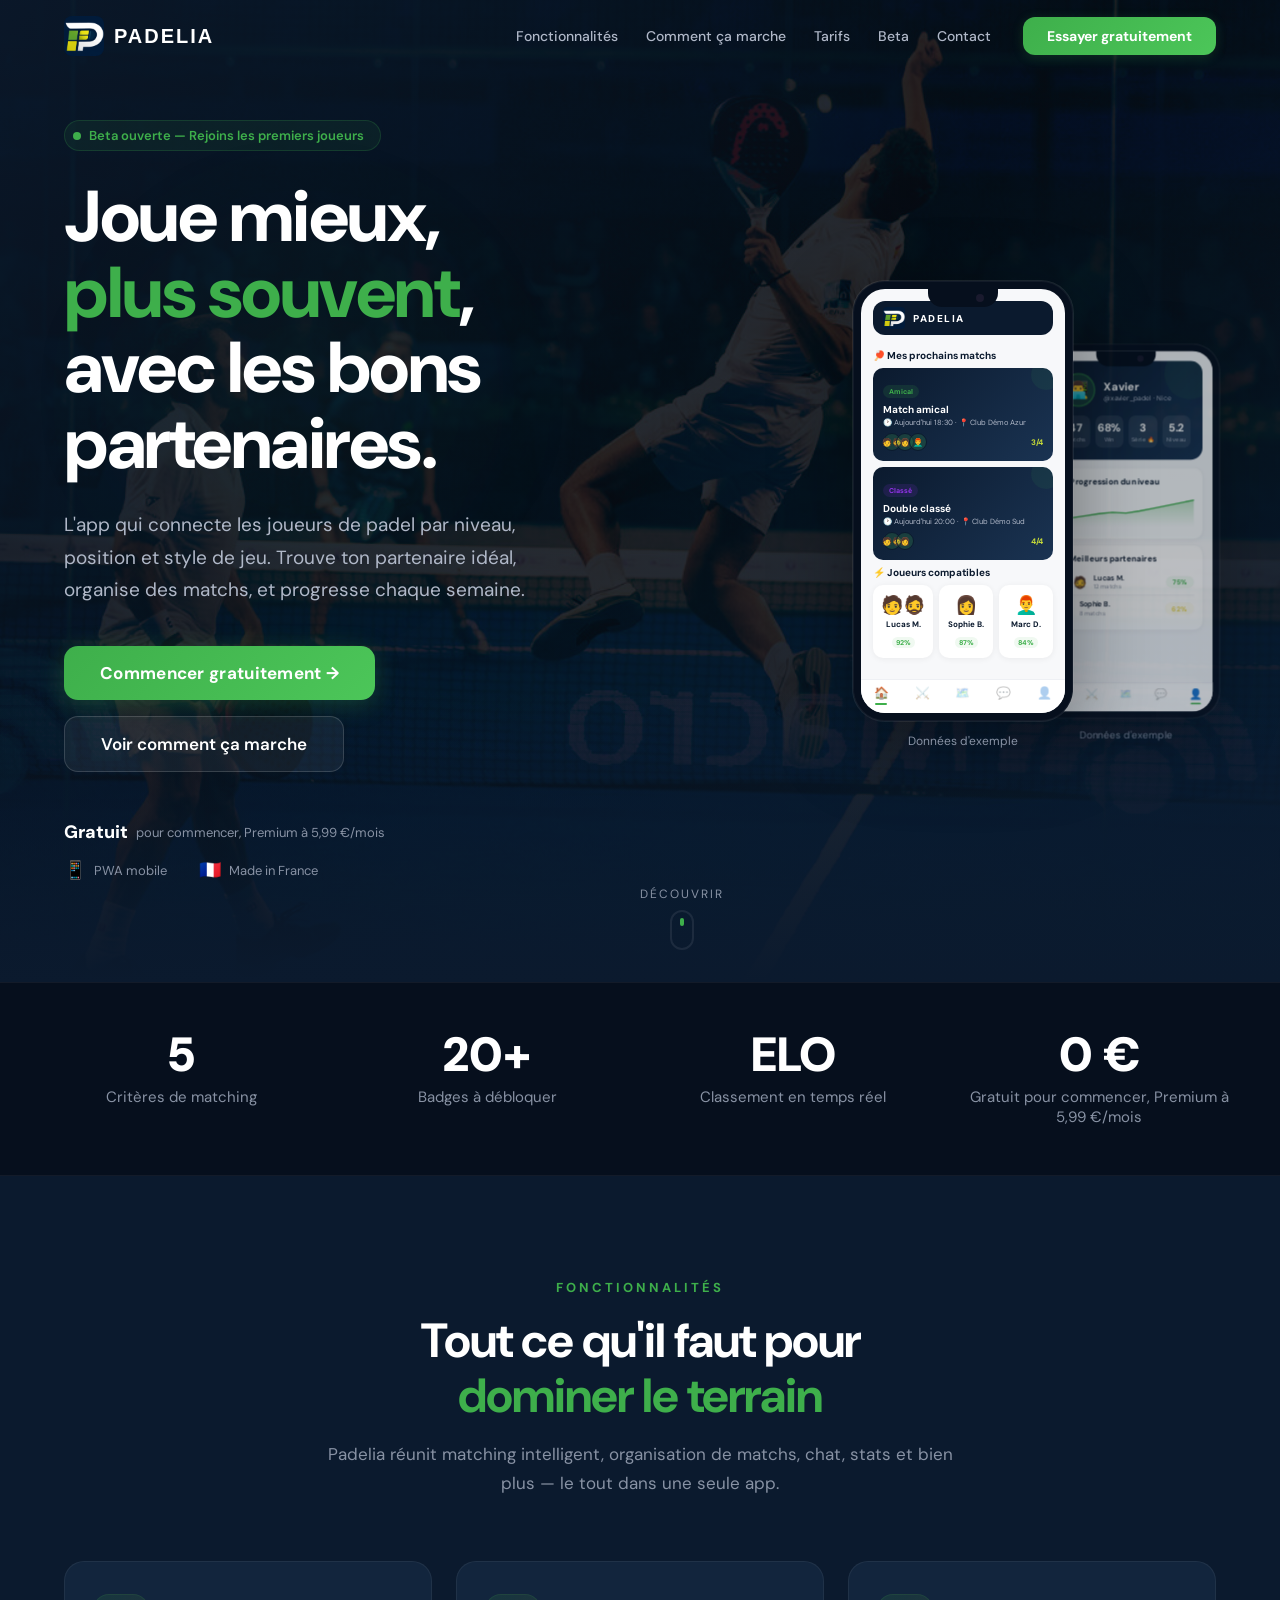
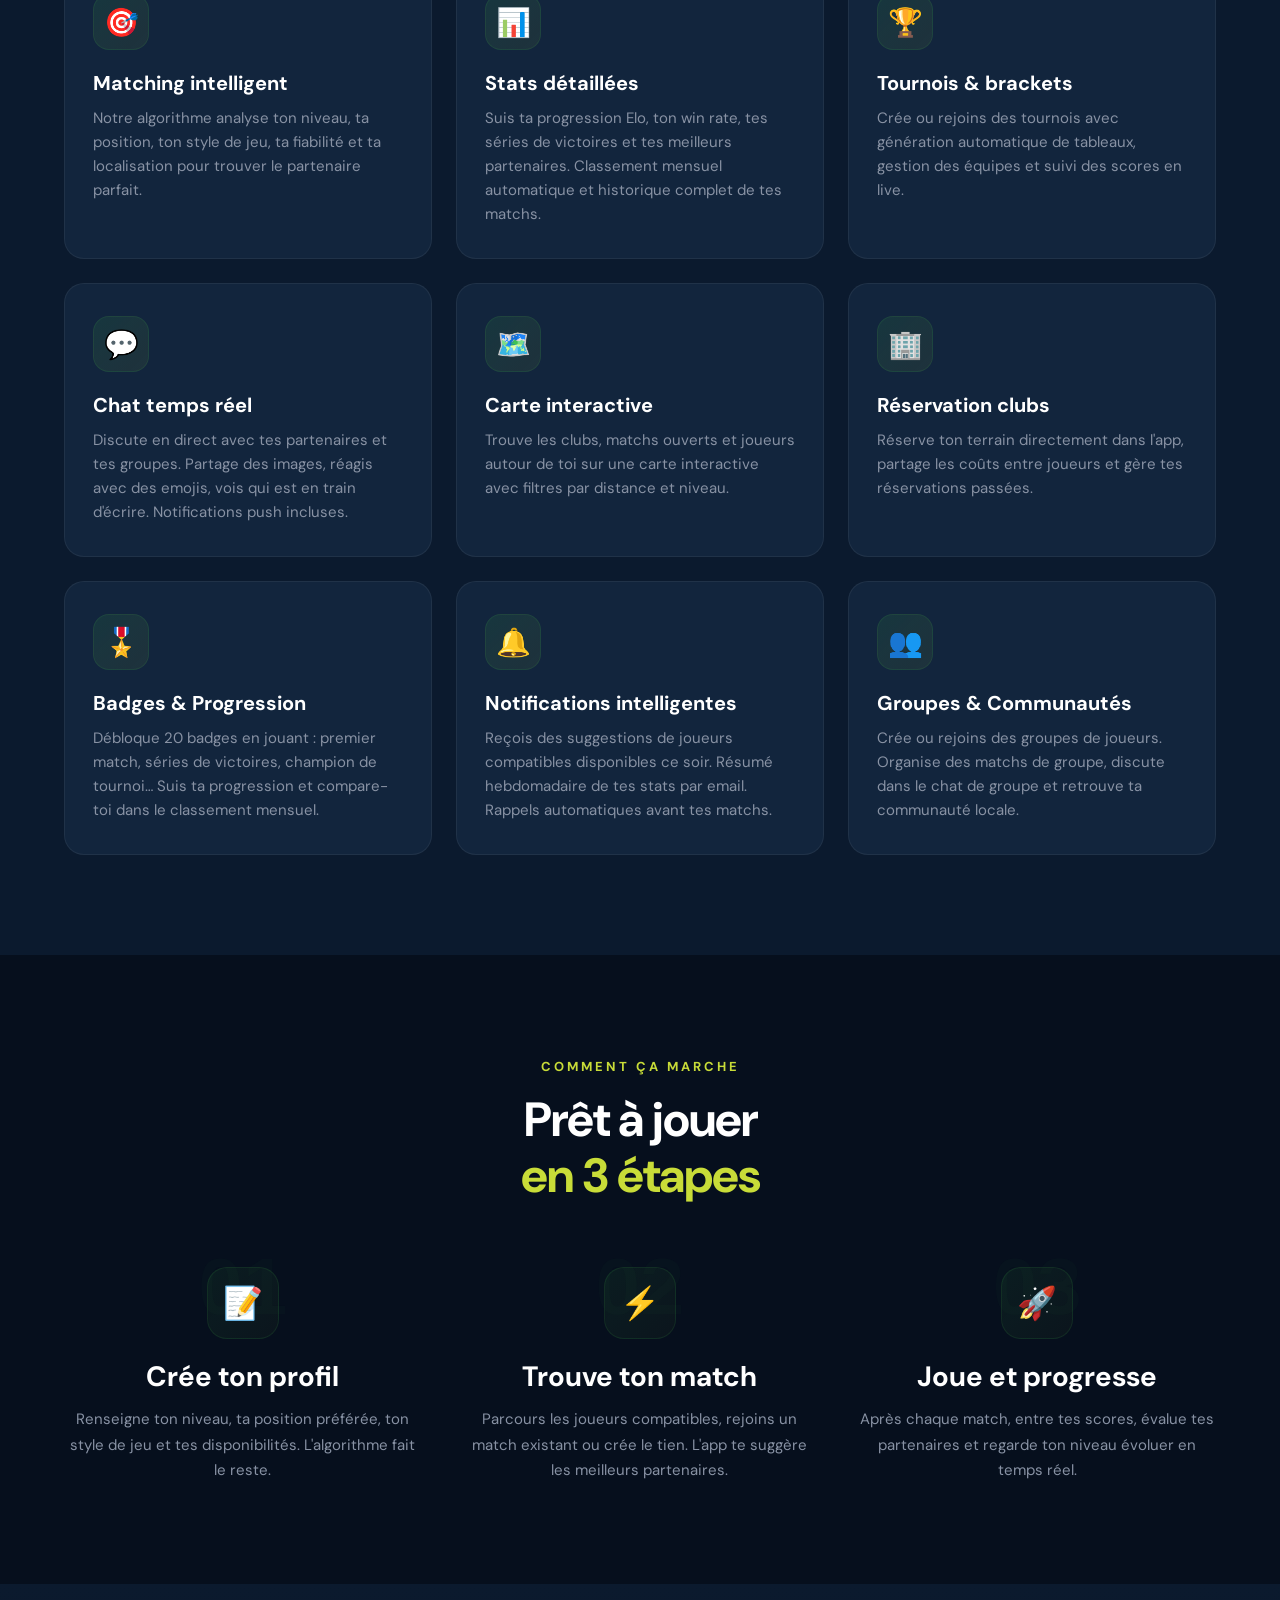
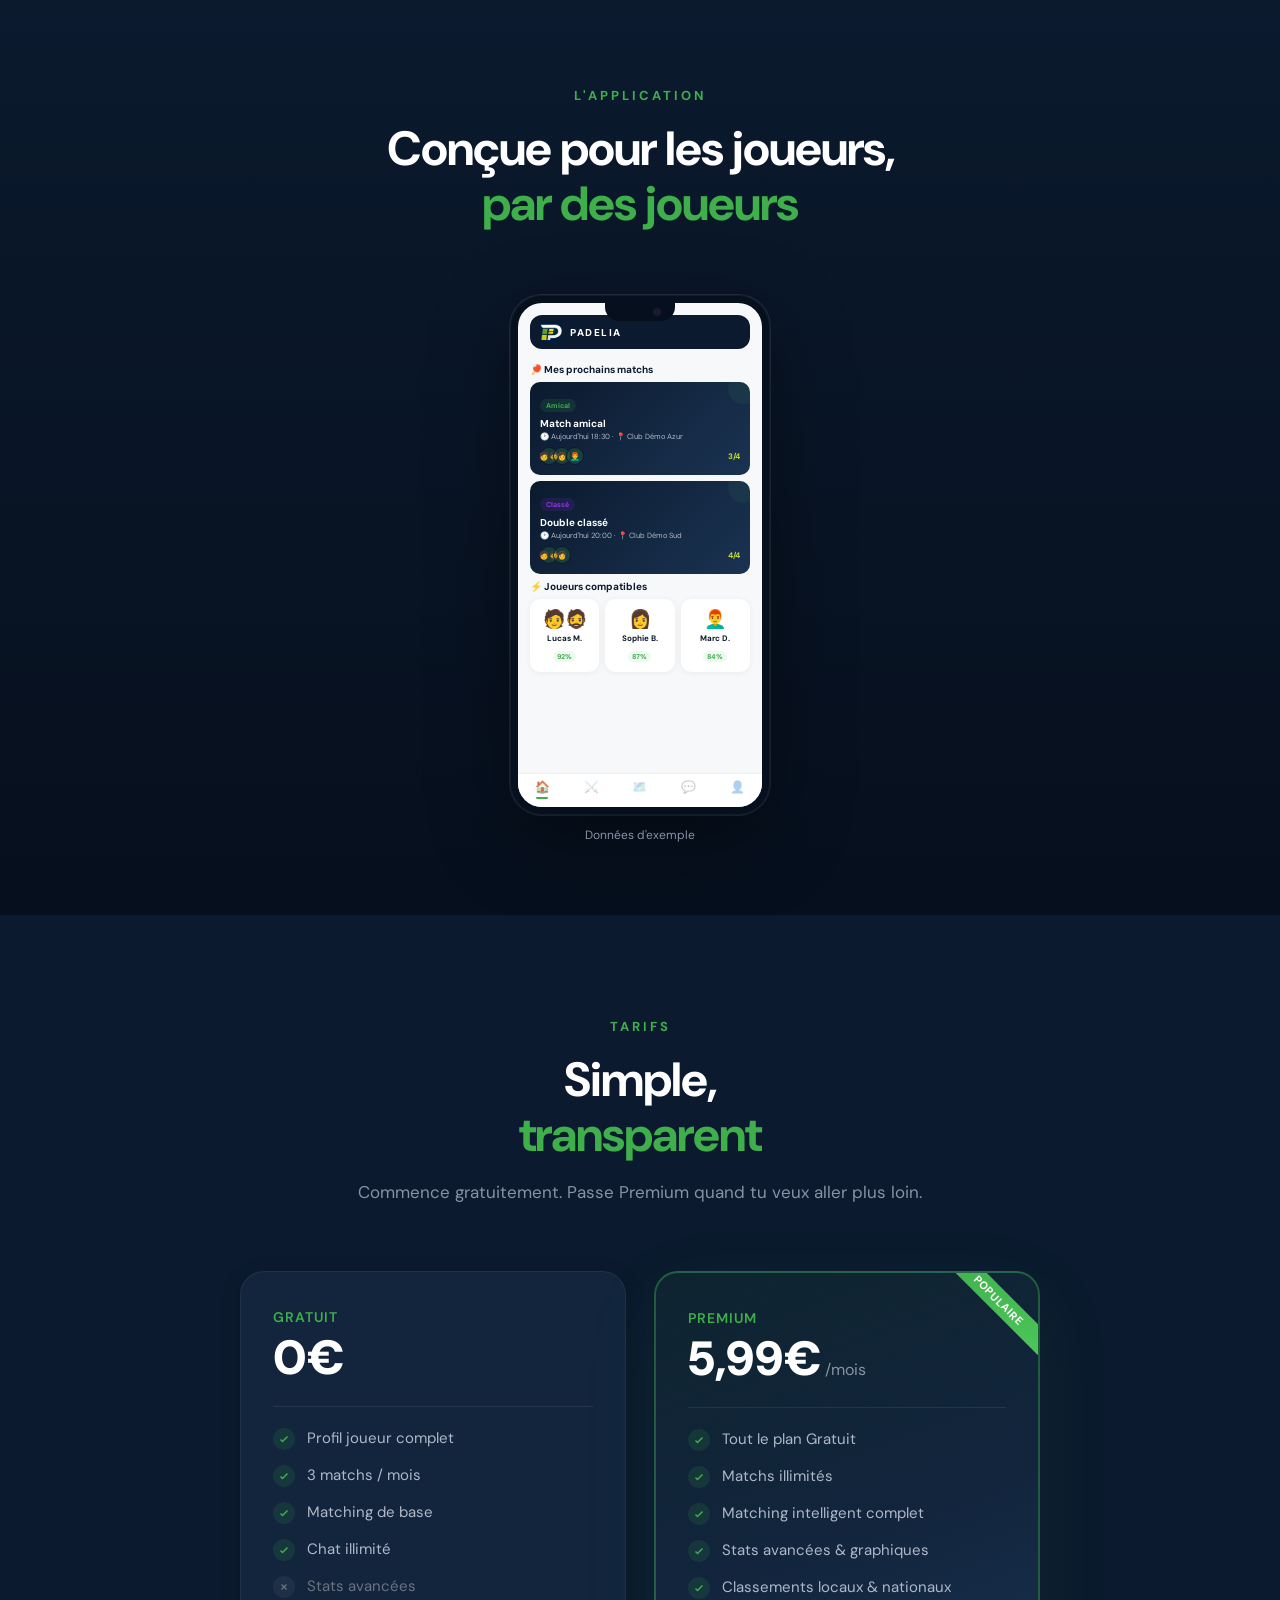
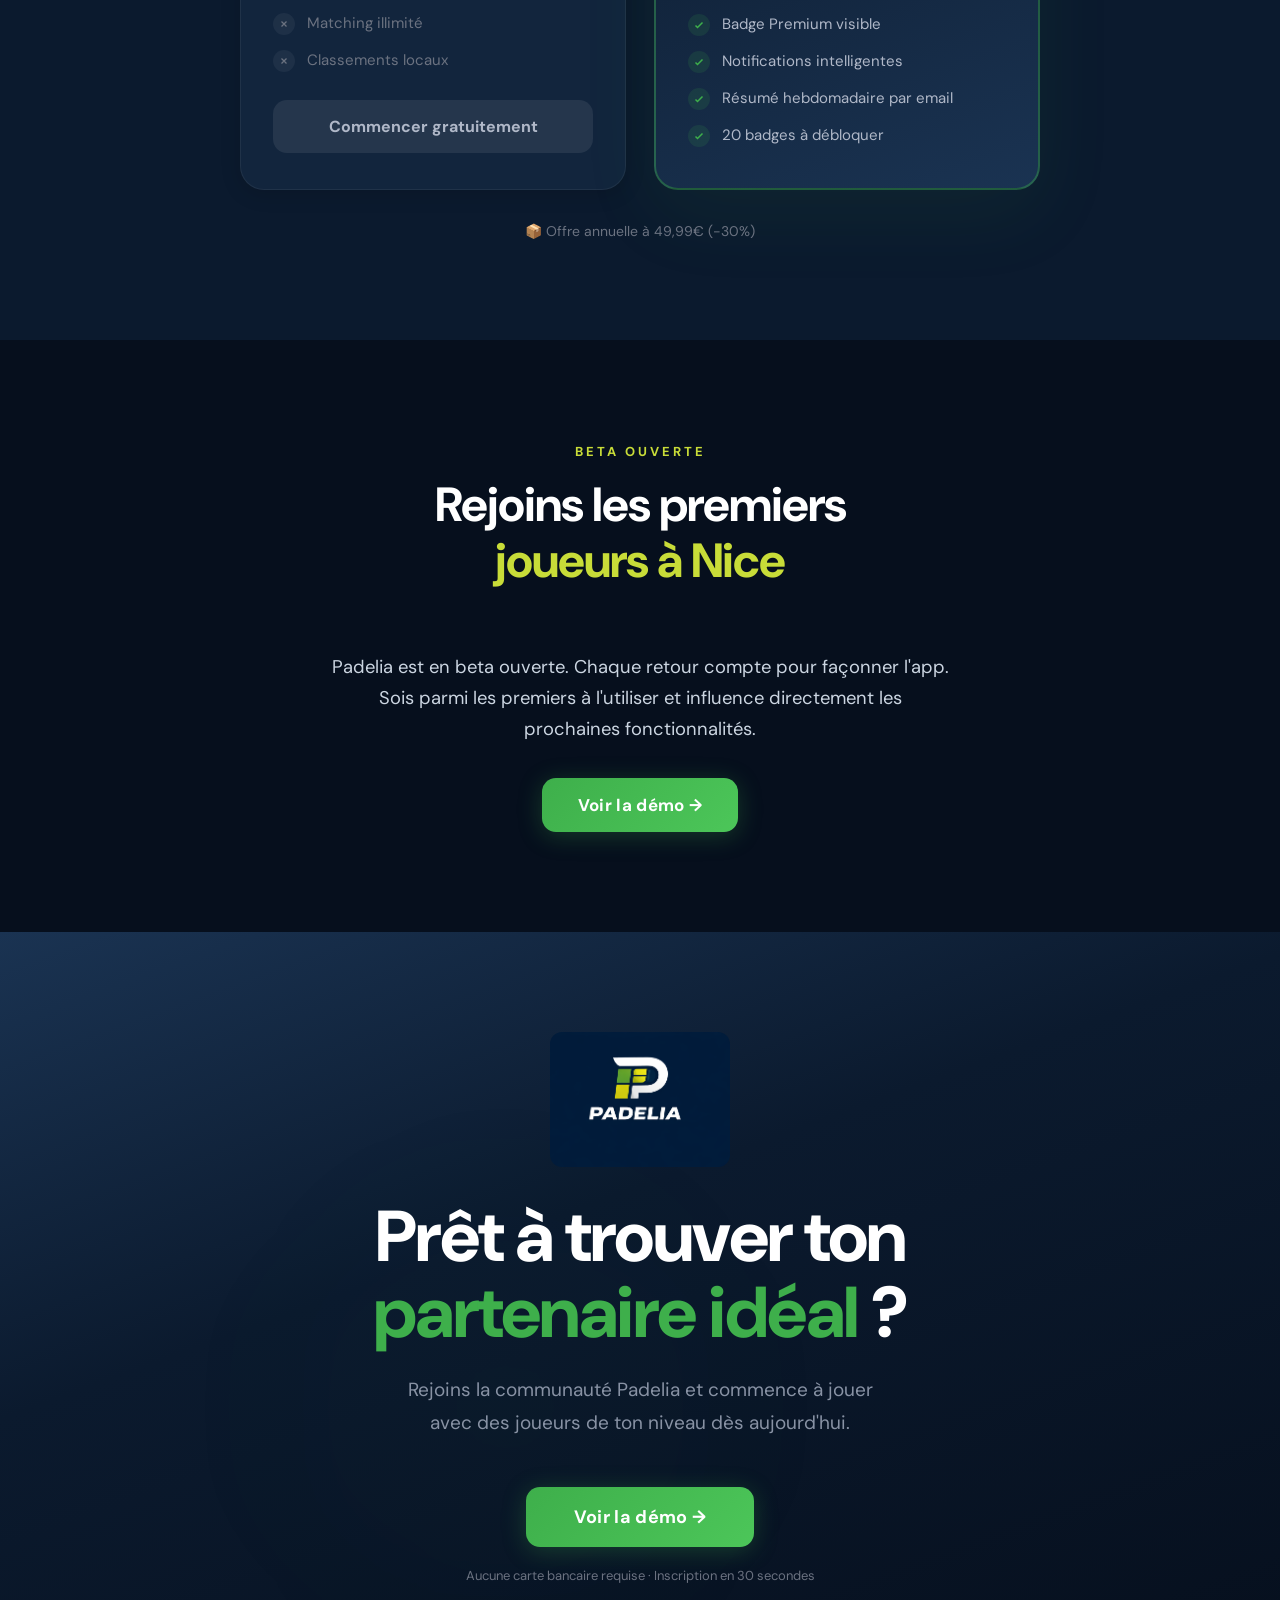
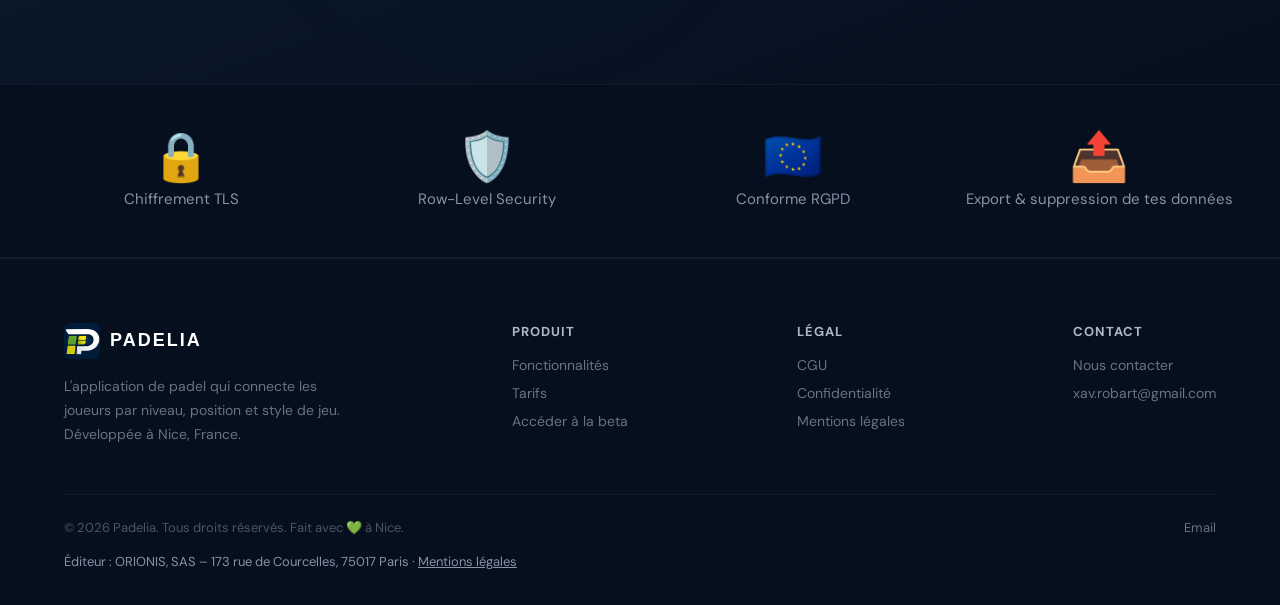
<file: index.html>
<!DOCTYPE html>
<html lang="fr">
<head>
  <meta charset="UTF-8">
  <meta name="viewport" content="width=device-width, initial-scale=1.0">
  <title>Padelia — Joue mieux, plus souvent</title>
  <meta name="description" content="L'app qui connecte les joueurs de padel par niveau, position et style de jeu. Trouve ton partenaire idéal, organise des matchs et progresse.">

  <!-- Open Graph -->
  <meta property="og:title" content="Padelia — Trouve ton partenaire de padel idéal">
  <meta property="og:description" content="Matching intelligent, matchs, chat, tournois, stats. Gratuit pour commencer, Premium à 5,99 €/mois.">
  <meta property="og:type" content="website">
  <meta property="og:url" content="https://padelia.netlify.app">
  <meta property="og:image" content="https://padelia.netlify.app/images/og-cover.jpg">

  <!-- Twitter Card -->
  <meta name="twitter:card" content="summary_large_image">
  <meta name="twitter:title" content="Padelia — Trouve ton partenaire de padel idéal">
  <meta name="twitter:description" content="Matching intelligent, matchs, chat, tournois, stats. Gratuit pour commencer, Premium à 5,99 €/mois.">
  <meta name="twitter:image" content="https://padelia.netlify.app/images/og-cover.jpg">

  <link rel="canonical" href="https://padelia.netlify.app">
  <link rel="icon" href="images/logo-small.png">

  <!-- Fonts (non-blocking) -->
  <link rel="preconnect" href="https://fonts.googleapis.com">
  <link rel="preconnect" href="https://fonts.gstatic.com" crossorigin>
  <link href="https://fonts.googleapis.com/css2?family=DM+Sans:ital,opsz,wght@0,9..40,300;0,9..40,400;0,9..40,500;0,9..40,600;0,9..40,700;0,9..40,800;0,9..40,900;1,9..40,400&display=swap" rel="stylesheet">
  <link href="https://api.fontshare.com/v2/css?f[]=clash-display@700,600,800&display=swap" rel="stylesheet">

  <link rel="stylesheet" href="styles.css">
</head>
<body>

  <!-- ══ NAVBAR ══ -->
  <nav class="navbar" id="navbar">
    <div class="navbar-inner">
      <div class="navbar-logo">
        <img src="images/logo-small.png" alt="Padelia">
        <span>PADELIA</span>
      </div>
      <div class="nav-desktop">
        <div class="nav-links">
          <a href="#features">Fonctionnalités</a>
          <a href="#how">Comment ça marche</a>
          <a href="#pricing">Tarifs</a>
          <a href="#beta">Beta</a>
          <a href="contact.html">Contact</a>
        </div>
        <a href="https://padelia-beta.vercel.app" target="_blank" rel="noopener noreferrer" class="nav-cta">Essayer gratuitement</a>
      </div>
      <button class="nav-mobile-toggle" id="menu-toggle" aria-label="Ouvrir le menu" aria-controls="mobile-menu" aria-expanded="false">
        <span class="bar"></span>
        <span class="bar"></span>
        <span class="bar"></span>
      </button>
    </div>
  </nav>

  <!-- Mobile Menu -->
  <div class="mobile-overlay" id="mobile-overlay"></div>
  <div class="mobile-menu" id="mobile-menu" role="dialog" aria-modal="true" aria-hidden="true">
    <div class="mobile-menu-links">
      <a href="#features">Fonctionnalités</a>
      <a href="#how">Comment ça marche</a>
      <a href="#pricing">Tarifs</a>
      <a href="#beta">Beta</a>
      <a href="contact.html">Contact</a>
    </div>
    <div class="mobile-menu-spacer"></div>
    <a href="https://padelia-beta.vercel.app" target="_blank" rel="noopener noreferrer" class="cta-btn" style="text-align:center;">
      Essayer gratuitement →
    </a>
  </div>

  <main>

    <!-- ══ HERO ══ -->
    <section class="hero">
      <!-- Cover photo background -->
      <div class="hero-bg">
        <img
          src="images/cover.jpg"
          alt="Joueurs de padel en action"
          fetchpriority="high">
      </div>
      <!-- Gradient overlays -->
      <div class="hero-overlay">
        <div class="hero-overlay-gradient"></div>
        <div class="hero-overlay-bottom"></div>
      </div>
      <!-- Green glow -->
      <div class="hero-glow"></div>

      <div class="section-pad hero-content">
        <!-- Left: Text -->
        <div class="hero-text">
          <div class="hero-badge">
            <span class="hero-badge-dot"></span>
            <span>Beta ouverte — Rejoins les premiers joueurs</span>
          </div>

          <h1 class="heading-xl">
            Joue mieux,<br>
            <span class="accent">plus souvent</span>,<br>
            avec les bons<br>
            partenaires.
          </h1>

          <p class="hero-desc">
            L'app qui connecte les joueurs de padel par niveau, position et style de jeu.
            Trouve ton partenaire idéal, organise des matchs, et progresse chaque semaine.
          </p>

          <div class="hero-buttons">
            <a href="https://padelia-beta.vercel.app" target="_blank" rel="noopener noreferrer" class="cta-btn">
              Commencer gratuitement →
            </a>
            <a href="#how" class="cta-secondary">
              Voir comment ça marche
            </a>
          </div>

          <div class="hero-badges">
            <div class="hero-badges-wide"><span class="value">Gratuit</span> <span class="label">pour commencer, Premium à 5,99&nbsp;€/mois</span></div>
            <div><span class="value">📱</span> <span class="label">PWA mobile</span></div>
            <div><span class="value">🇫🇷</span> <span class="label">Made in France</span></div>
          </div>
        </div>

        <!-- Right: Phone Mockups -->
        <div class="hero-phones">
          <div class="hero-phone-main">
            <!-- Phone Mockup: Home Screen -->
            <div class="phone-mockup">
              <div class="phone-notch"><div class="phone-notch-camera"></div></div>
              <div class="phone-screen">
                <div class="phone-screen-content">
                  <div class="phone-header">
                    <img src="images/logo-small.png" alt="P" loading="lazy" decoding="async">
                    <span>PADELIA</span>
                  </div>
                  <div class="phone-section-title">🏓 Mes prochains matchs</div>
                  <!-- Match 1 -->
                  <div class="match-card">
                    <div class="match-card-circle"></div>
                    <span class="match-badge amical">Amical</span>
                    <div class="match-title">Match amical</div>
                    <div class="match-info">🕐 Aujourd'hui 18:30 · 📍 Club Démo Azur</div>
                    <div class="match-footer">
                      <div class="match-avatars">
                        <div class="match-avatar">🧑‍🧔</div>
                        <div class="match-avatar">👩</div>
                        <div class="match-avatar">👨‍🦰</div>
                      </div>
                      <span class="match-slots">3/4</span>
                    </div>
                  </div>
                  <!-- Match 2 -->
                  <div class="match-card">
                    <div class="match-card-circle"></div>
                    <span class="match-badge classe">Classé</span>
                    <div class="match-title">Double classé</div>
                    <div class="match-info">🕐 Aujourd'hui 20:00 · 📍 Club Démo Sud</div>
                    <div class="match-footer">
                      <div class="match-avatars">
                        <div class="match-avatar">🧑‍🧔</div>
                        <div class="match-avatar">👩</div>
                      </div>
                      <span class="match-slots">4/4</span>
                    </div>
                  </div>
                  <div class="phone-section-title" style="margin-top:4px;">⚡ Joueurs compatibles</div>
                  <div class="players-grid">
                    <div class="player-card">
                      <div class="player-card-emoji">🧑‍🧔</div>
                      <div class="player-card-name">Lucas M.</div>
                      <span class="player-card-score">92%</span>
                    </div>
                    <div class="player-card">
                      <div class="player-card-emoji">👩</div>
                      <div class="player-card-name">Sophie B.</div>
                      <span class="player-card-score">87%</span>
                    </div>
                    <div class="player-card">
                      <div class="player-card-emoji">👨‍🦰</div>
                      <div class="player-card-name">Marc D.</div>
                      <span class="player-card-score">84%</span>
                    </div>
                  </div>
                </div>
                <div class="phone-navbar">
                  <div class="phone-navbar-item active">🏠<div class="indicator"></div></div>
                  <div class="phone-navbar-item">⚔️</div>
                  <div class="phone-navbar-item">🗺️</div>
                  <div class="phone-navbar-item">💬</div>
                  <div class="phone-navbar-item">👤</div>
                </div>
              </div>
              <div class="mockup-note">Données d'exemple</div>
            </div>
          </div>

          <div class="hero-phone-secondary">
            <!-- Phone Mockup: Stats Screen -->
            <div class="phone-mockup">
              <div class="phone-notch"><div class="phone-notch-camera"></div></div>
              <div class="phone-screen">
                <div class="phone-screen-content">
                  <!-- Stats Header -->
                  <div class="stats-header">
                    <div class="stats-header-circle"></div>
                    <div class="stats-profile">
                      <div class="stats-avatar">👨‍💻</div>
                      <div>
                        <div class="stats-name">Xavier</div>
                        <div class="stats-handle">@xavier_padel · Nice</div>
                      </div>
                    </div>
                    <div class="stats-grid">
                      <div class="stats-grid-item">
                        <div class="stats-grid-value">47</div>
                        <div class="stats-grid-label">Matchs</div>
                      </div>
                      <div class="stats-grid-item">
                        <div class="stats-grid-value">68%</div>
                        <div class="stats-grid-label">Win</div>
                      </div>
                      <div class="stats-grid-item">
                        <div class="stats-grid-value">3</div>
                        <div class="stats-grid-label">Série 🔥</div>
                      </div>
                      <div class="stats-grid-item">
                        <div class="stats-grid-value">5.2</div>
                        <div class="stats-grid-label">Niveau</div>
                      </div>
                    </div>
                  </div>
                  <!-- Progression Chart -->
                  <div class="stats-card">
                    <div class="stats-card-title">📈 Progression du niveau</div>
                    <svg class="stats-chart" viewBox="0 0 200 50">
                      <defs>
                        <linearGradient id="sg" x1="0" y1="0" x2="0" y2="1">
                          <stop offset="0%" stop-color="#3EAF4B" stop-opacity="0.3"/>
                          <stop offset="100%" stop-color="#3EAF4B" stop-opacity="0"/>
                        </linearGradient>
                      </defs>
                      <polyline fill="none" stroke="#3EAF4B" stroke-width="2" stroke-linecap="round" points="0,40 20,38 40,35 60,32 80,30 100,31 120,28 140,24 160,20 180,16 200,12"/>
                      <polygon fill="url(#sg)" points="0,50 0,40 20,38 40,35 60,32 80,30 100,31 120,28 140,24 160,20 180,16 200,12 200,50"/>
                    </svg>
                  </div>
                  <!-- Best Partners -->
                  <div class="stats-card">
                    <div class="stats-card-title">🤝 Meilleurs partenaires</div>
                    <div class="partner-row">
                      <div class="partner-emoji">🧑‍🧔</div>
                      <div class="partner-info">
                        <div class="partner-name">Lucas M.</div>
                        <div class="partner-matches">12 matchs</div>
                      </div>
                      <span class="partner-winrate high">75%</span>
                    </div>
                    <div class="partner-row">
                      <div class="partner-emoji">👩</div>
                      <div class="partner-info">
                        <div class="partner-name">Sophie B.</div>
                        <div class="partner-matches">8 matchs</div>
                      </div>
                      <span class="partner-winrate mid">62%</span>
                    </div>
                  </div>
                </div>
                <div class="phone-navbar">
                  <div class="phone-navbar-item">🏠</div>
                  <div class="phone-navbar-item">⚔️</div>
                  <div class="phone-navbar-item">🗺️</div>
                  <div class="phone-navbar-item">💬</div>
                  <div class="phone-navbar-item active">👤<div class="indicator"></div></div>
                </div>
              </div>
              <div class="mockup-note">Données d'exemple</div>
            </div>
          </div>
        </div>
      </div>

      <!-- Scroll indicator -->
      <div class="scroll-indicator">
        <span>Découvrir</span>
        <div class="scroll-indicator-pill">
          <div class="scroll-indicator-dot"></div>
        </div>
      </div>
    </section>

    <!-- ══ SOCIAL PROOF BAR ══ -->
    <section class="social-proof">
      <div class="social-proof-inner">
        <div class="grid-4">
          <div class="stat-counter">
            <div class="number">5</div>
            <div class="label">Critères de matching</div>
          </div>
          <div class="stat-counter">
            <div class="number">20+</div>
            <div class="label">Badges à débloquer</div>
          </div>
          <div class="stat-counter">
            <div class="number">ELO</div>
            <div class="label">Classement en temps réel</div>
          </div>
          <div class="stat-counter">
            <div class="number">0&nbsp;€</div>
            <div class="label">Gratuit pour commencer, Premium à 5,99&nbsp;€/mois</div>
          </div>
        </div>
      </div>
    </section>

    <!-- ══ FEATURES ══ -->
    <section id="features" class="features-section">
      <div class="section-pad">
        <div class="section-header reveal">
          <span class="section-tag green">Fonctionnalités</span>
          <h2 class="heading-lg">Tout ce qu'il faut pour<br><span class="accent-green">dominer le terrain</span></h2>
          <p>Padelia réunit matching intelligent, organisation de matchs, chat, stats et bien plus — le tout dans une seule app.</p>
        </div>
        <div class="grid-3">
          <div class="reveal">
            <div class="feature-card">
              <div class="feature-card-icon">🎯</div>
              <h3>Matching intelligent</h3>
              <p>Notre algorithme analyse ton niveau, ta position, ton style de jeu, ta fiabilité et ta localisation pour trouver le partenaire parfait.</p>
            </div>
          </div>
          <div class="reveal" data-delay="100">
            <div class="feature-card">
              <div class="feature-card-icon">📊</div>
              <h3>Stats détaillées</h3>
              <p>Suis ta progression Elo, ton win rate, tes séries de victoires et tes meilleurs partenaires. Classement mensuel automatique et historique complet de tes matchs.</p>
            </div>
          </div>
          <div class="reveal" data-delay="200">
            <div class="feature-card">
              <div class="feature-card-icon">🏆</div>
              <h3>Tournois & brackets</h3>
              <p>Crée ou rejoins des tournois avec génération automatique de tableaux, gestion des équipes et suivi des scores en live.</p>
            </div>
          </div>
          <div class="reveal" data-delay="100">
            <div class="feature-card">
              <div class="feature-card-icon">💬</div>
              <h3>Chat temps réel</h3>
              <p>Discute en direct avec tes partenaires et tes groupes. Partage des images, réagis avec des emojis, vois qui est en train d'écrire. Notifications push incluses.</p>
            </div>
          </div>
          <div class="reveal" data-delay="200">
            <div class="feature-card">
              <div class="feature-card-icon">🗺️</div>
              <h3>Carte interactive</h3>
              <p>Trouve les clubs, matchs ouverts et joueurs autour de toi sur une carte interactive avec filtres par distance et niveau.</p>
            </div>
          </div>
          <div class="reveal" data-delay="300">
            <div class="feature-card">
              <div class="feature-card-icon">🏢</div>
              <h3>Réservation clubs</h3>
              <p>Réserve ton terrain directement dans l'app, partage les coûts entre joueurs et gère tes réservations passées.</p>
            </div>
          </div>
          <div class="reveal">
            <div class="feature-card">
              <div class="feature-card-icon">🎖️</div>
              <h3>Badges & Progression</h3>
              <p>Débloque 20 badges en jouant : premier match, séries de victoires, champion de tournoi… Suis ta progression et compare-toi dans le classement mensuel.</p>
            </div>
          </div>
          <div class="reveal" data-delay="100">
            <div class="feature-card">
              <div class="feature-card-icon">🔔</div>
              <h3>Notifications intelligentes</h3>
              <p>Reçois des suggestions de joueurs compatibles disponibles ce soir. Résumé hebdomadaire de tes stats par email. Rappels automatiques avant tes matchs.</p>
            </div>
          </div>
          <div class="reveal" data-delay="200">
            <div class="feature-card">
              <div class="feature-card-icon">👥</div>
              <h3>Groupes & Communautés</h3>
              <p>Crée ou rejoins des groupes de joueurs. Organise des matchs de groupe, discute dans le chat de groupe et retrouve ta communauté locale.</p>
            </div>
          </div>
        </div>
      </div>
    </section>

    <!-- ══ HOW IT WORKS ══ -->
    <section id="how" class="how-section">
      <div class="section-pad" style="position:relative;">
        <div class="section-header reveal">
          <span class="section-tag lime">Comment ça marche</span>
          <h2 class="heading-lg">Prêt à jouer<br><span class="accent-lime">en 3 étapes</span></h2>
        </div>
        <div class="grid-3" style="gap:40px;">
          <div class="reveal">
            <div class="how-step">
              <div class="how-step-number">01</div>
              <div class="how-step-icon">📝</div>
              <h3 class="heading-md">Crée ton profil</h3>
              <p>Renseigne ton niveau, ta position préférée, ton style de jeu et tes disponibilités. L'algorithme fait le reste.</p>
            </div>
          </div>
          <div class="reveal" data-delay="150">
            <div class="how-step">
              <div class="how-step-number">02</div>
              <div class="how-step-icon">⚡</div>
              <h3 class="heading-md">Trouve ton match</h3>
              <p>Parcours les joueurs compatibles, rejoins un match existant ou crée le tien. L'app te suggère les meilleurs partenaires.</p>
            </div>
          </div>
          <div class="reveal" data-delay="300">
            <div class="how-step">
              <div class="how-step-number">03</div>
              <div class="how-step-icon">🚀</div>
              <h3 class="heading-md">Joue et progresse</h3>
              <p>Après chaque match, entre tes scores, évalue tes partenaires et regarde ton niveau évoluer en temps réel.</p>
            </div>
          </div>
        </div>
      </div>
    </section>

    <!-- ══ APP SHOWCASE ══ -->
    <section class="showcase-section">
      <div class="section-header reveal" style="max-width:600px;margin:0 auto 64px;">
        <span class="section-tag green">L'application</span>
        <h2 class="heading-lg">Conçue pour les joueurs,<br><span class="accent-green">par des joueurs</span></h2>
      </div>
      <div class="reveal" data-delay="200">
        <div class="phones-row">
          <!-- Large Phone Mockup: Home -->
          <div class="phone-mockup large">
            <div class="phone-notch"><div class="phone-notch-camera"></div></div>
            <div class="phone-screen">
              <div class="phone-screen-content">
                <div class="phone-header">
                  <img src="images/logo-small.png" alt="P" loading="lazy" decoding="async">
                  <span>PADELIA</span>
                </div>
                <div class="phone-section-title">🏓 Mes prochains matchs</div>
                <div class="match-card">
                  <div class="match-card-circle"></div>
                  <span class="match-badge amical">Amical</span>
                  <div class="match-title">Match amical</div>
                  <div class="match-info">🕐 Aujourd'hui 18:30 · 📍 Club Démo Azur</div>
                  <div class="match-footer">
                    <div class="match-avatars">
                      <div class="match-avatar">🧑‍🧔</div>
                      <div class="match-avatar">👩</div>
                      <div class="match-avatar">👨‍🦰</div>
                    </div>
                    <span class="match-slots">3/4</span>
                  </div>
                </div>
                <div class="match-card">
                  <div class="match-card-circle"></div>
                  <span class="match-badge classe">Classé</span>
                  <div class="match-title">Double classé</div>
                  <div class="match-info">🕐 Aujourd'hui 20:00 · 📍 Club Démo Sud</div>
                  <div class="match-footer">
                    <div class="match-avatars">
                      <div class="match-avatar">🧑‍🧔</div>
                      <div class="match-avatar">👩</div>
                    </div>
                    <span class="match-slots">4/4</span>
                  </div>
                </div>
                <div class="phone-section-title" style="margin-top:4px;">⚡ Joueurs compatibles</div>
                <div class="players-grid">
                  <div class="player-card">
                    <div class="player-card-emoji">🧑‍🧔</div>
                    <div class="player-card-name">Lucas M.</div>
                    <span class="player-card-score">92%</span>
                  </div>
                  <div class="player-card">
                    <div class="player-card-emoji">👩</div>
                    <div class="player-card-name">Sophie B.</div>
                    <span class="player-card-score">87%</span>
                  </div>
                  <div class="player-card">
                    <div class="player-card-emoji">👨‍🦰</div>
                    <div class="player-card-name">Marc D.</div>
                    <span class="player-card-score">84%</span>
                  </div>
                </div>
              </div>
              <div class="phone-navbar">
                <div class="phone-navbar-item active">🏠<div class="indicator"></div></div>
                <div class="phone-navbar-item">⚔️</div>
                <div class="phone-navbar-item">🗺️</div>
                <div class="phone-navbar-item">💬</div>
                <div class="phone-navbar-item">👤</div>
              </div>
            </div>
            <div class="mockup-note">Données d'exemple</div>
          </div>
        </div>
      </div>
    </section>

    <!-- ══ PRICING ══ -->
    <section id="pricing" class="pricing-section">
      <div class="section-pad">
        <div class="section-header reveal">
          <span class="section-tag green">Tarifs</span>
          <h2 class="heading-lg">Simple,<br><span class="accent-green">transparent</span></h2>
          <p>Commence gratuitement. Passe Premium quand tu veux aller plus loin.</p>
        </div>
        <div class="grid-2" style="max-width:800px;margin:0 auto;gap:28px;">
          <!-- Free Plan -->
          <div class="reveal">
            <div class="pricing-card">
              <div class="pricing-name">Gratuit</div>
              <div class="pricing-price">
                <span class="amount">0€</span>
              </div>
              <div class="pricing-divider"></div>
              <div class="pricing-features">
                <div class="pricing-feature">
                  <div class="pricing-feature-icon included">
                    <svg width="12" height="12" fill="none" viewBox="0 0 24 24" stroke="#3EAF4B" stroke-width="3"><path d="M5 13l4 4L19 7"/></svg>
                  </div>
                  <span class="included">Profil joueur complet</span>
                </div>
                <div class="pricing-feature">
                  <div class="pricing-feature-icon included">
                    <svg width="12" height="12" fill="none" viewBox="0 0 24 24" stroke="#3EAF4B" stroke-width="3"><path d="M5 13l4 4L19 7"/></svg>
                  </div>
                  <span class="included">3 matchs / mois</span>
                </div>
                <div class="pricing-feature">
                  <div class="pricing-feature-icon included">
                    <svg width="12" height="12" fill="none" viewBox="0 0 24 24" stroke="#3EAF4B" stroke-width="3"><path d="M5 13l4 4L19 7"/></svg>
                  </div>
                  <span class="included">Matching de base</span>
                </div>
                <div class="pricing-feature">
                  <div class="pricing-feature-icon included">
                    <svg width="12" height="12" fill="none" viewBox="0 0 24 24" stroke="#3EAF4B" stroke-width="3"><path d="M5 13l4 4L19 7"/></svg>
                  </div>
                  <span class="included">Chat illimité</span>
                </div>
                <div class="pricing-feature">
                  <div class="pricing-feature-icon excluded">
                    <svg width="10" height="10" fill="none" viewBox="0 0 24 24" stroke="#6B7280" stroke-width="3"><path d="M18 6L6 18M6 6l12 12"/></svg>
                  </div>
                  <span class="excluded">Stats avancées</span>
                </div>
                <div class="pricing-feature">
                  <div class="pricing-feature-icon excluded">
                    <svg width="10" height="10" fill="none" viewBox="0 0 24 24" stroke="#6B7280" stroke-width="3"><path d="M18 6L6 18M6 6l12 12"/></svg>
                  </div>
                  <span class="excluded">Matching illimité</span>
                </div>
                <div class="pricing-feature">
                  <div class="pricing-feature-icon excluded">
                    <svg width="10" height="10" fill="none" viewBox="0 0 24 24" stroke="#6B7280" stroke-width="3"><path d="M18 6L6 18M6 6l12 12"/></svg>
                  </div>
                  <span class="excluded">Classements locaux</span>
                </div>
              </div>
              <button class="pricing-btn secondary">Commencer gratuitement</button>
            </div>
          </div>
          <!-- Premium Plan -->
          <div class="reveal" data-delay="150">
            <div class="pricing-card highlighted">
              <div class="pricing-ribbon">POPULAIRE</div>
              <div class="pricing-name">Premium</div>
              <div class="pricing-price">
                <span class="amount">5,99€</span>
                <span class="period">/mois</span>
              </div>
              <div class="pricing-divider"></div>
              <div class="pricing-features">
                <div class="pricing-feature">
                  <div class="pricing-feature-icon included">
                    <svg width="12" height="12" fill="none" viewBox="0 0 24 24" stroke="#3EAF4B" stroke-width="3"><path d="M5 13l4 4L19 7"/></svg>
                  </div>
                  <span class="included">Tout le plan Gratuit</span>
                </div>
                <div class="pricing-feature">
                  <div class="pricing-feature-icon included">
                    <svg width="12" height="12" fill="none" viewBox="0 0 24 24" stroke="#3EAF4B" stroke-width="3"><path d="M5 13l4 4L19 7"/></svg>
                  </div>
                  <span class="included">Matchs illimités</span>
                </div>
                <div class="pricing-feature">
                  <div class="pricing-feature-icon included">
                    <svg width="12" height="12" fill="none" viewBox="0 0 24 24" stroke="#3EAF4B" stroke-width="3"><path d="M5 13l4 4L19 7"/></svg>
                  </div>
                  <span class="included">Matching intelligent complet</span>
                </div>
                <div class="pricing-feature">
                  <div class="pricing-feature-icon included">
                    <svg width="12" height="12" fill="none" viewBox="0 0 24 24" stroke="#3EAF4B" stroke-width="3"><path d="M5 13l4 4L19 7"/></svg>
                  </div>
                  <span class="included">Stats avancées & graphiques</span>
                </div>
                <div class="pricing-feature">
                  <div class="pricing-feature-icon included">
                    <svg width="12" height="12" fill="none" viewBox="0 0 24 24" stroke="#3EAF4B" stroke-width="3"><path d="M5 13l4 4L19 7"/></svg>
                  </div>
                  <span class="included">Classements locaux & nationaux</span>
                </div>
                <div class="pricing-feature">
                  <div class="pricing-feature-icon included">
                    <svg width="12" height="12" fill="none" viewBox="0 0 24 24" stroke="#3EAF4B" stroke-width="3"><path d="M5 13l4 4L19 7"/></svg>
                  </div>
                  <span class="included">Badge Premium visible</span>
                </div>
                <div class="pricing-feature">
                  <div class="pricing-feature-icon included">
                    <svg width="12" height="12" fill="none" viewBox="0 0 24 24" stroke="#3EAF4B" stroke-width="3"><path d="M5 13l4 4L19 7"/></svg>
                  </div>
                  <span class="included">Notifications intelligentes</span>
                </div>
                <div class="pricing-feature">
                  <div class="pricing-feature-icon included">
                    <svg width="12" height="12" fill="none" viewBox="0 0 24 24" stroke="#3EAF4B" stroke-width="3"><path d="M5 13l4 4L19 7"/></svg>
                  </div>
                  <span class="included">Résumé hebdomadaire par email</span>
                </div>
                <div class="pricing-feature">
                  <div class="pricing-feature-icon included">
                    <svg width="12" height="12" fill="none" viewBox="0 0 24 24" stroke="#3EAF4B" stroke-width="3"><path d="M5 13l4 4L19 7"/></svg>
                  </div>
                  <span class="included">20 badges à débloquer</span>
                </div>
              </div>
            </div>
          </div>
        </div>
        <div class="reveal" data-delay="300">
          <p class="pricing-note">📦 Offre annuelle à 49,99€ (-30%)</p>
        </div>
      </div>
    </section>

    <!-- ══ BETA OUVERTE ══ -->
    <section id="beta" class="testimonials-section">
      <div class="section-pad">
        <div class="section-header reveal">
          <span class="section-tag lime">Beta ouverte</span>
          <h2 class="heading-lg">Rejoins les premiers<br><span class="accent-lime">joueurs à Nice</span></h2>
        </div>
        <div class="reveal" style="max-width:620px;margin:0 auto;text-align:center;">
          <p style="font-size:1.15rem;color:#CBD5E1;line-height:1.7;margin-bottom:32px;">
            Padelia est en beta ouverte. Chaque retour compte pour façonner l'app.
            Sois parmi les premiers à l'utiliser et influence directement les prochaines fonctionnalités.
          </p>
          <a href="https://padelia-beta.vercel.app" target="_blank" rel="noopener noreferrer" class="cta-btn">
            Voir la démo →
          </a>
        </div>
      </div>
    </section>

    <!-- ══ FINAL CTA ══ -->
    <section class="cta-section">
      <div class="cta-glow"></div>
      <div class="section-pad cta-content">
        <div class="reveal">
          <img src="images/padelia-logo.png" alt="Padelia" loading="lazy" decoding="async">
        </div>
        <div class="reveal" data-delay="100">
          <h2 class="heading-xl">
            Prêt à trouver ton<br><span class="accent">partenaire idéal</span> ?
          </h2>
        </div>
        <div class="reveal" data-delay="200">
          <p class="cta-desc">
            Rejoins la communauté Padelia et commence à jouer avec des joueurs de ton niveau dès aujourd'hui.
          </p>
        </div>
        <div class="reveal cta-buttons" data-delay="300">
          <a href="https://padelia-beta.vercel.app" target="_blank" rel="noopener noreferrer" class="cta-btn">
            Voir la démo →
          </a>
        </div>
        <div class="reveal" data-delay="400">
          <p class="cta-note">Aucune carte bancaire requise · Inscription en 30 secondes</p>
        </div>
      </div>
    </section>

    <!-- ══ TRUST / RGPD ══ -->
    <section class="social-proof">
      <div class="social-proof-inner">
        <div class="grid-4 reveal">
          <div class="stat-counter">
            <div class="number">🔒</div>
            <div class="label">Chiffrement TLS</div>
          </div>
          <div class="stat-counter">
            <div class="number">🛡️</div>
            <div class="label">Row-Level Security</div>
          </div>
          <div class="stat-counter">
            <div class="number">🇪🇺</div>
            <div class="label">Conforme RGPD</div>
          </div>
          <div class="stat-counter">
            <div class="number">📤</div>
            <div class="label">Export & suppression de tes données</div>
          </div>
        </div>
      </div>
    </section>

  </main>

  <!-- ══ FOOTER ══ -->
  <footer class="footer">
    <div class="footer-inner">
      <div class="footer-grid">
        <div class="footer-brand">
          <div class="footer-brand-logo">
            <img src="images/logo-small.png" alt="Padelia" loading="lazy" decoding="async">
            <span>PADELIA</span>
          </div>
          <p>L'application de padel qui connecte les joueurs par niveau, position et style de jeu. Développée à Nice, France.</p>
        </div>
        <div>
          <div class="footer-col-title">Produit</div>
          <div class="footer-col-links">
            <a href="#features">Fonctionnalités</a>
            <a href="#pricing">Tarifs</a>
            <a href="https://padelia-beta.vercel.app" target="_blank" rel="noopener noreferrer">Accéder à la beta</a>
          </div>
        </div>
        <div>
          <div class="footer-col-title">Légal</div>
          <div class="footer-col-links">
            <a href="https://padelia-beta.vercel.app/cgu" target="_blank" rel="noopener noreferrer">CGU</a>
            <a href="https://padelia-beta.vercel.app/confidentialite" target="_blank" rel="noopener noreferrer">Confidentialité</a>
            <a href="https://padelia-beta.vercel.app/mentions-legales" target="_blank" rel="noopener noreferrer">Mentions légales</a>
          </div>
        </div>
        <div>
          <div class="footer-col-title">Contact</div>
          <div class="footer-col-links">
            <a href="contact.html">Nous contacter</a>
            <a href="mailto:xav.robart@gmail.com">xav.robart@gmail.com</a>
          </div>
        </div>
      </div>
      <div class="footer-bottom">
        <p>© 2026 Padelia. Tous droits réservés. Fait avec 💚 à Nice.</p>
        <div class="footer-socials">
          <a href="mailto:xav.robart@gmail.com">Email</a>
        </div>
      </div>
      <p class="footer-publisher">
        Éditeur : ORIONIS, SAS – 173 rue de Courcelles, 75017 Paris ·
        <a href="https://padelia-beta.vercel.app/mentions-legales" target="_blank" rel="noopener noreferrer">Mentions légales</a>
      </p>
    </div>
  </footer>

  <!-- Back to top button -->
  <button class="back-to-top" id="back-to-top" aria-label="Retour en haut">
    <svg width="20" height="20" fill="none" viewBox="0 0 24 24" stroke="currentColor" stroke-width="2.5" stroke-linecap="round" stroke-linejoin="round">
      <path d="M18 15l-6-6-6 6"/>
    </svg>
  </button>

  <script src="script.js"></script>
</body>
</html>
</file>
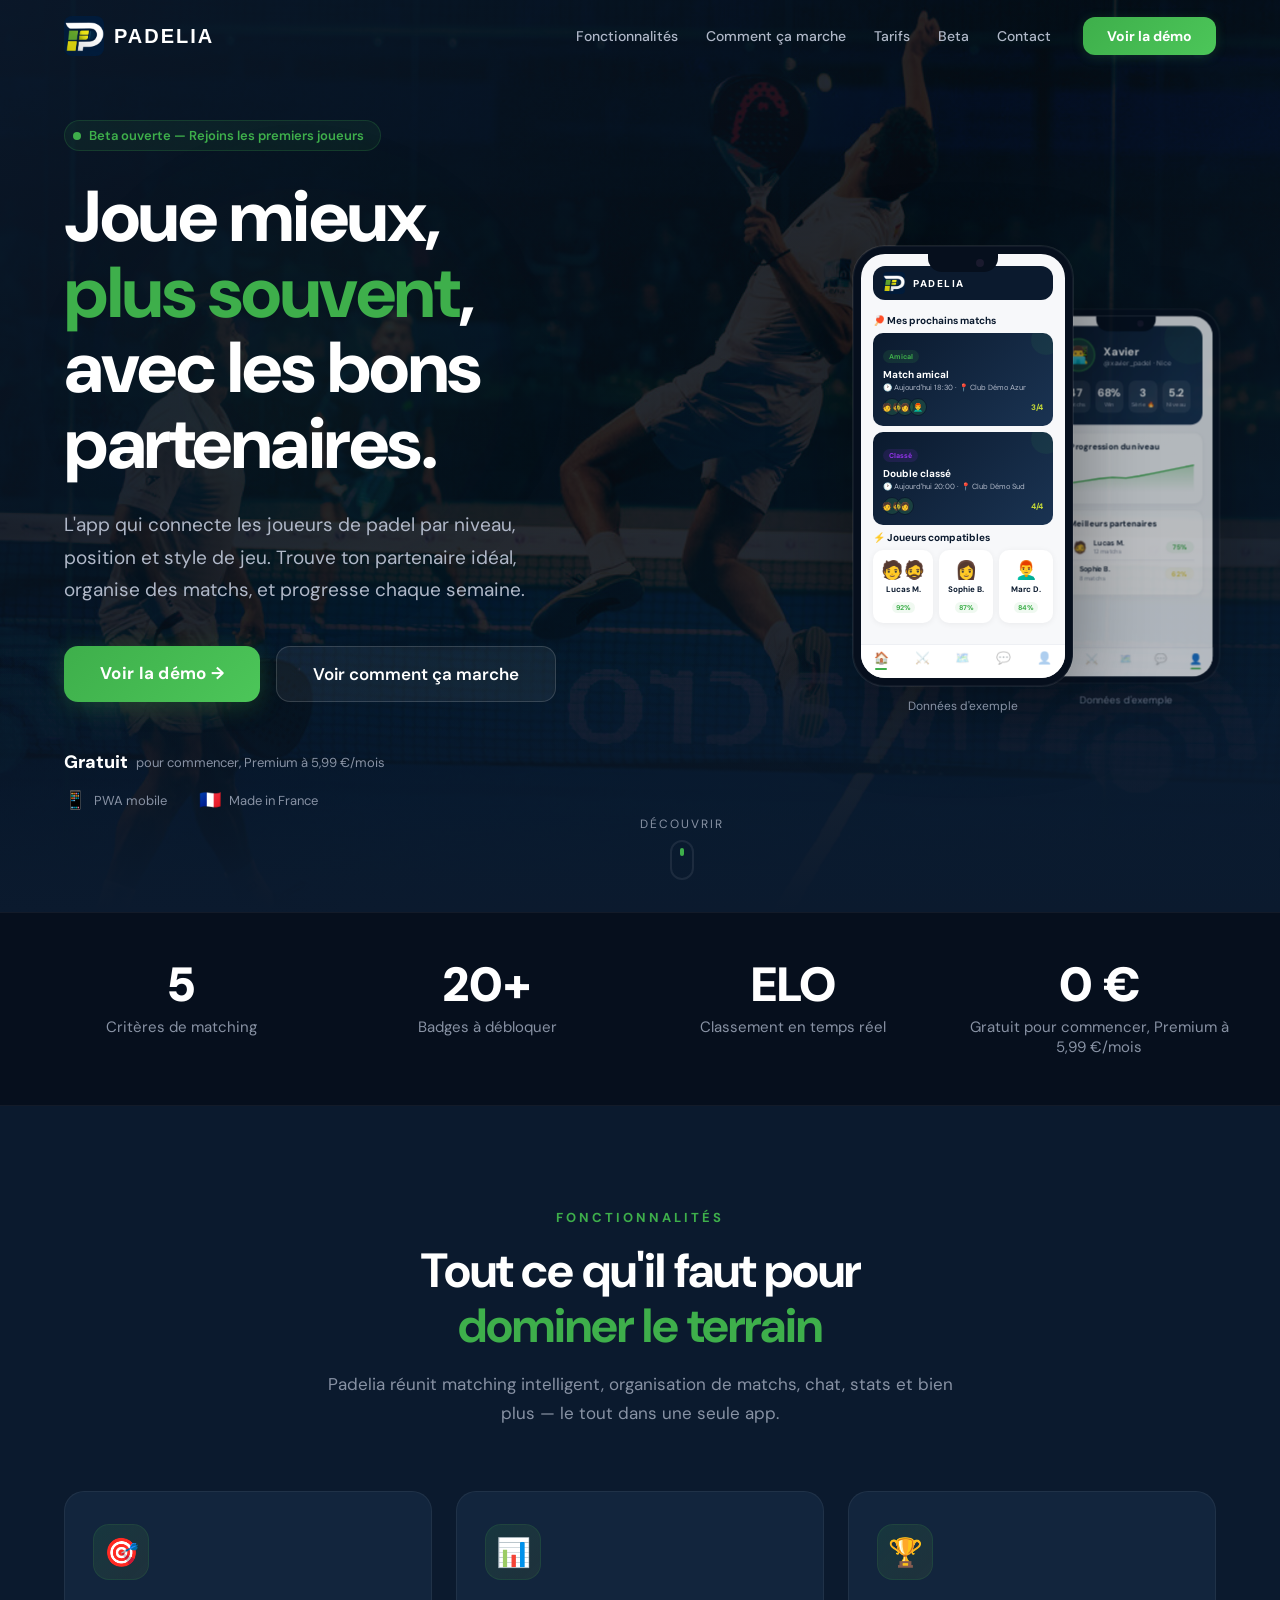
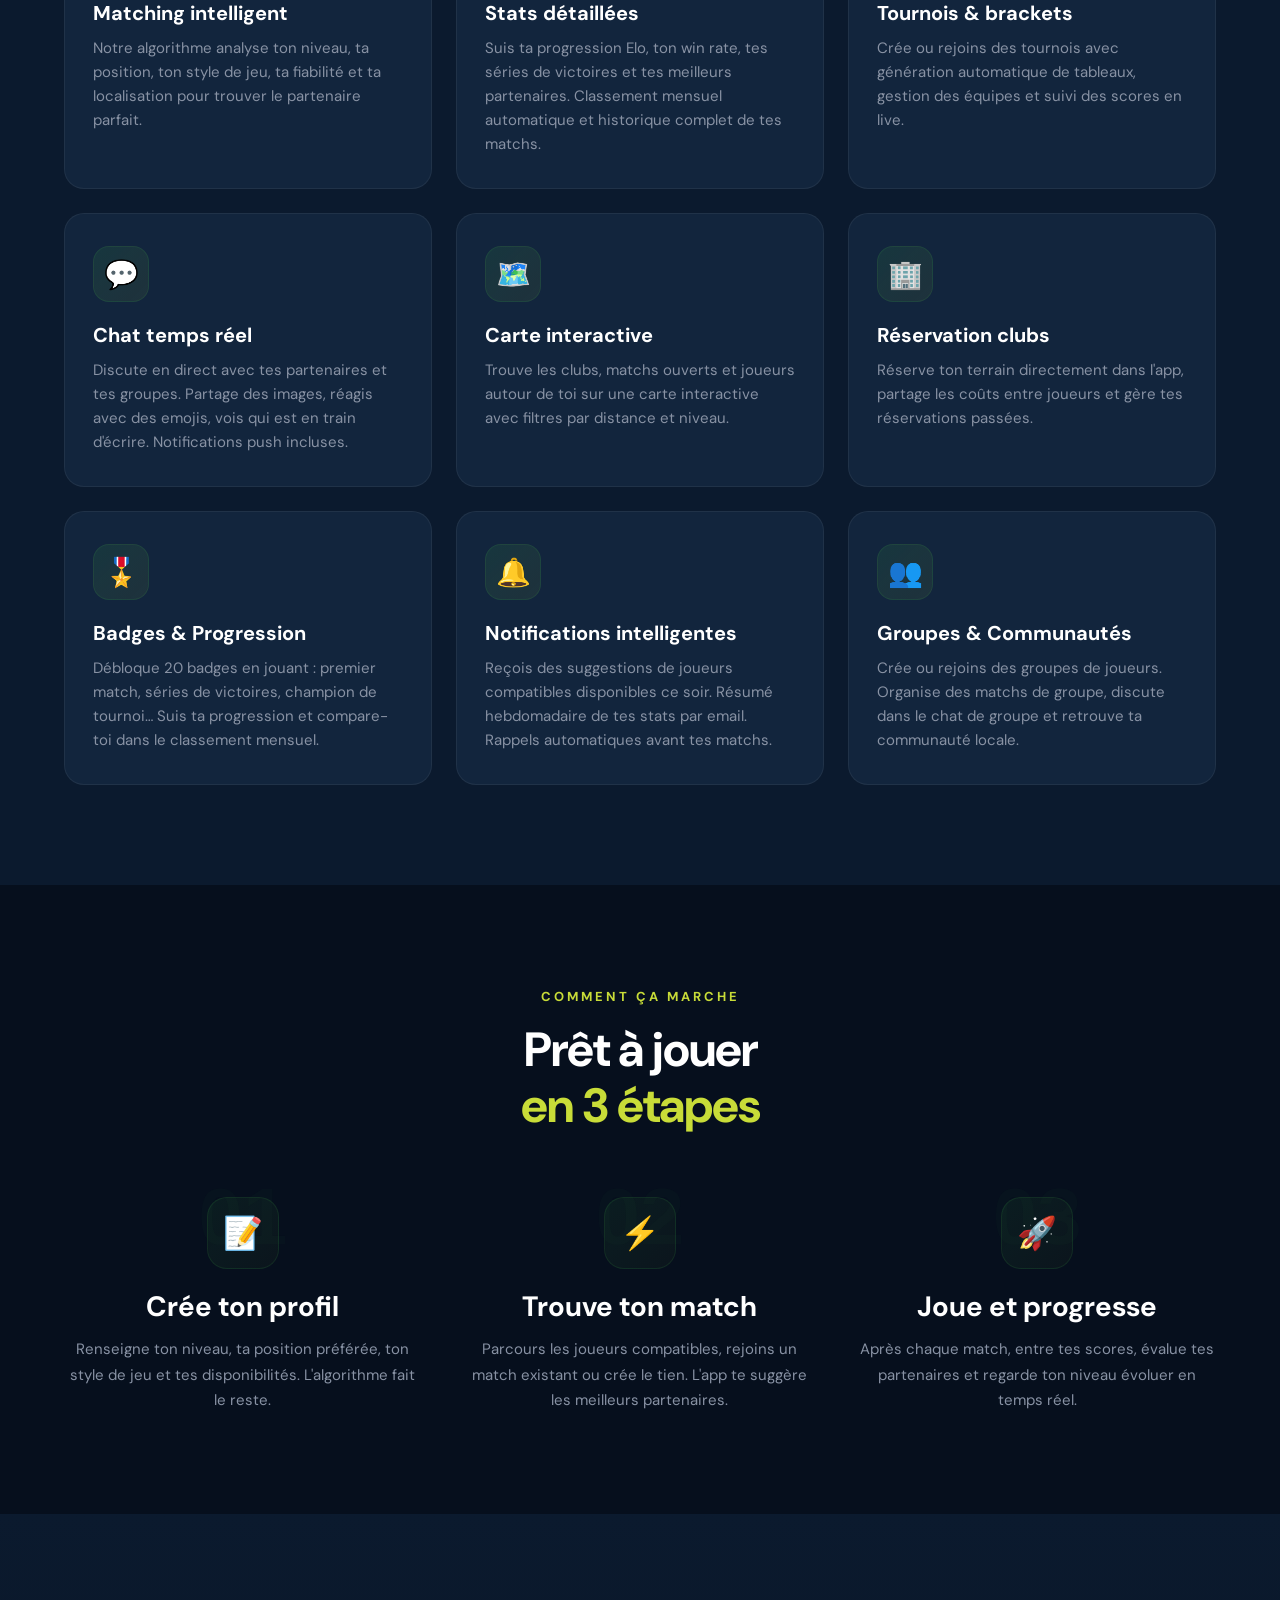
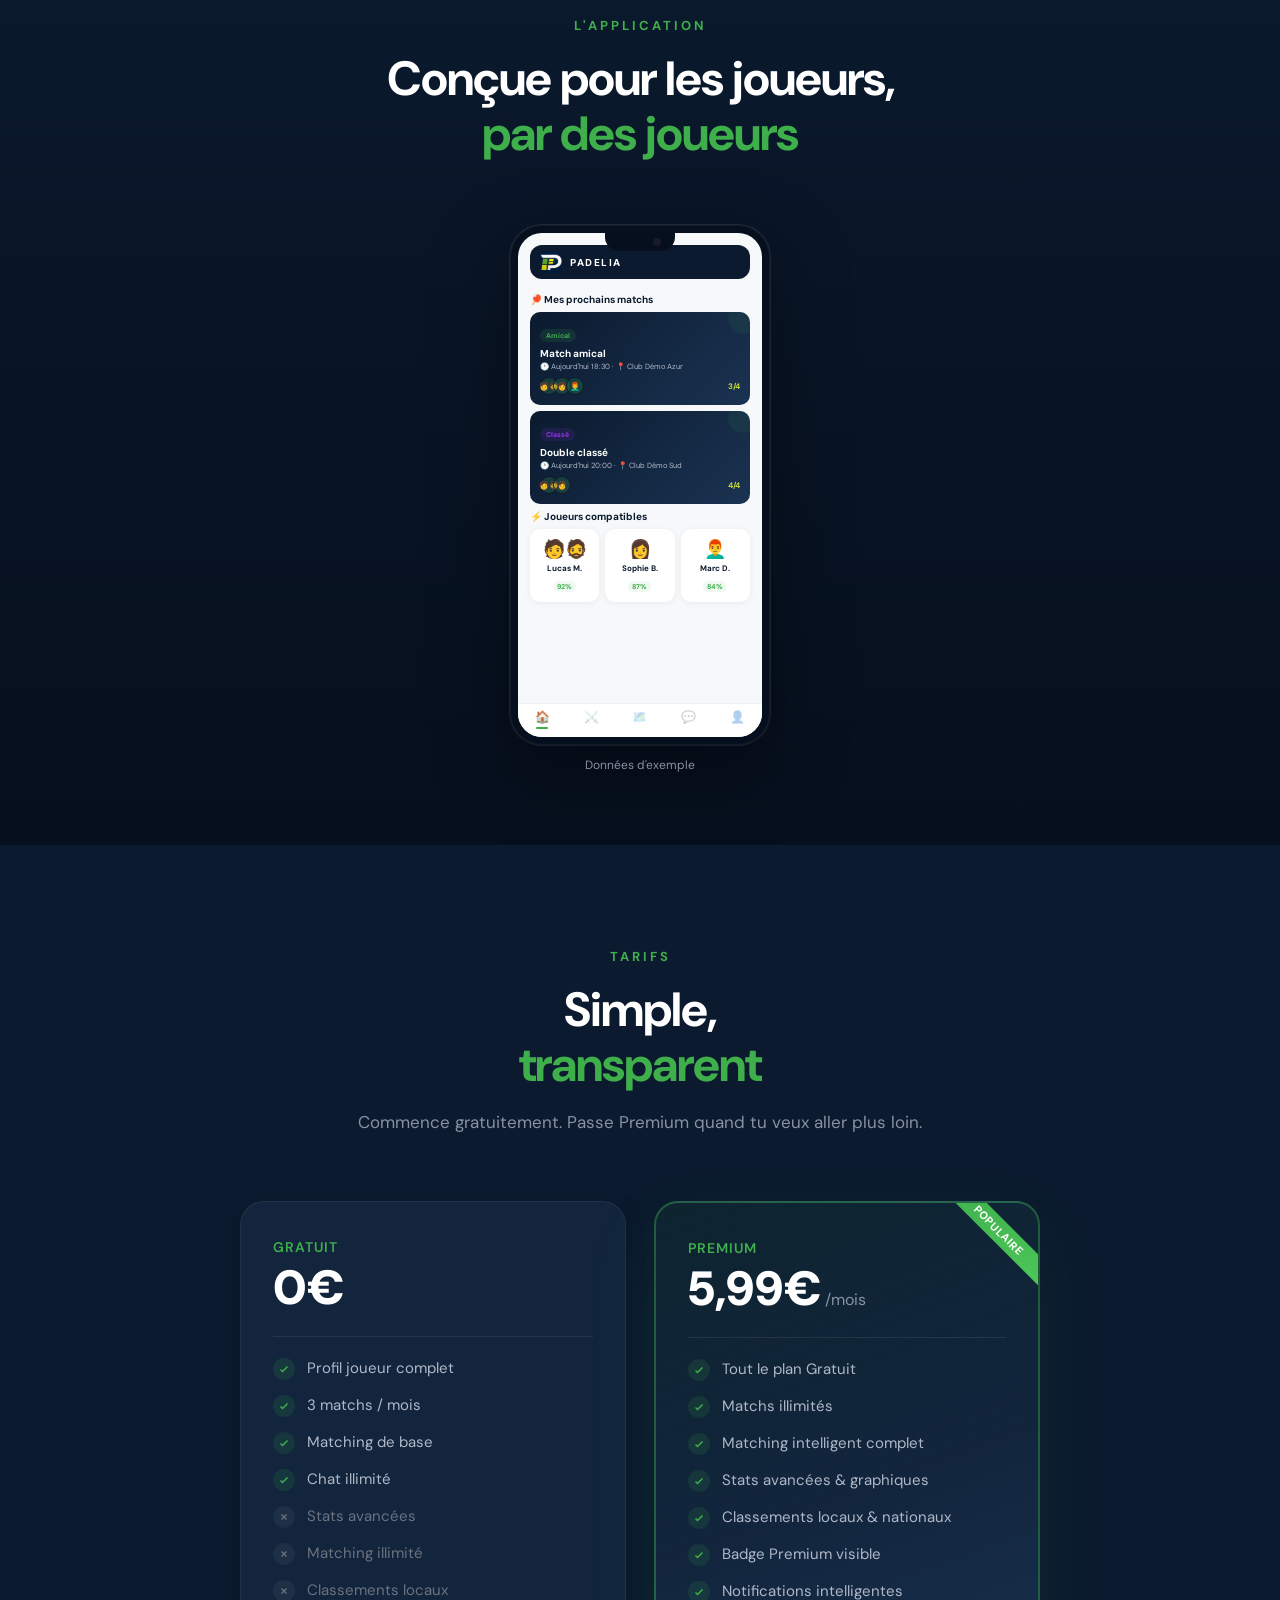
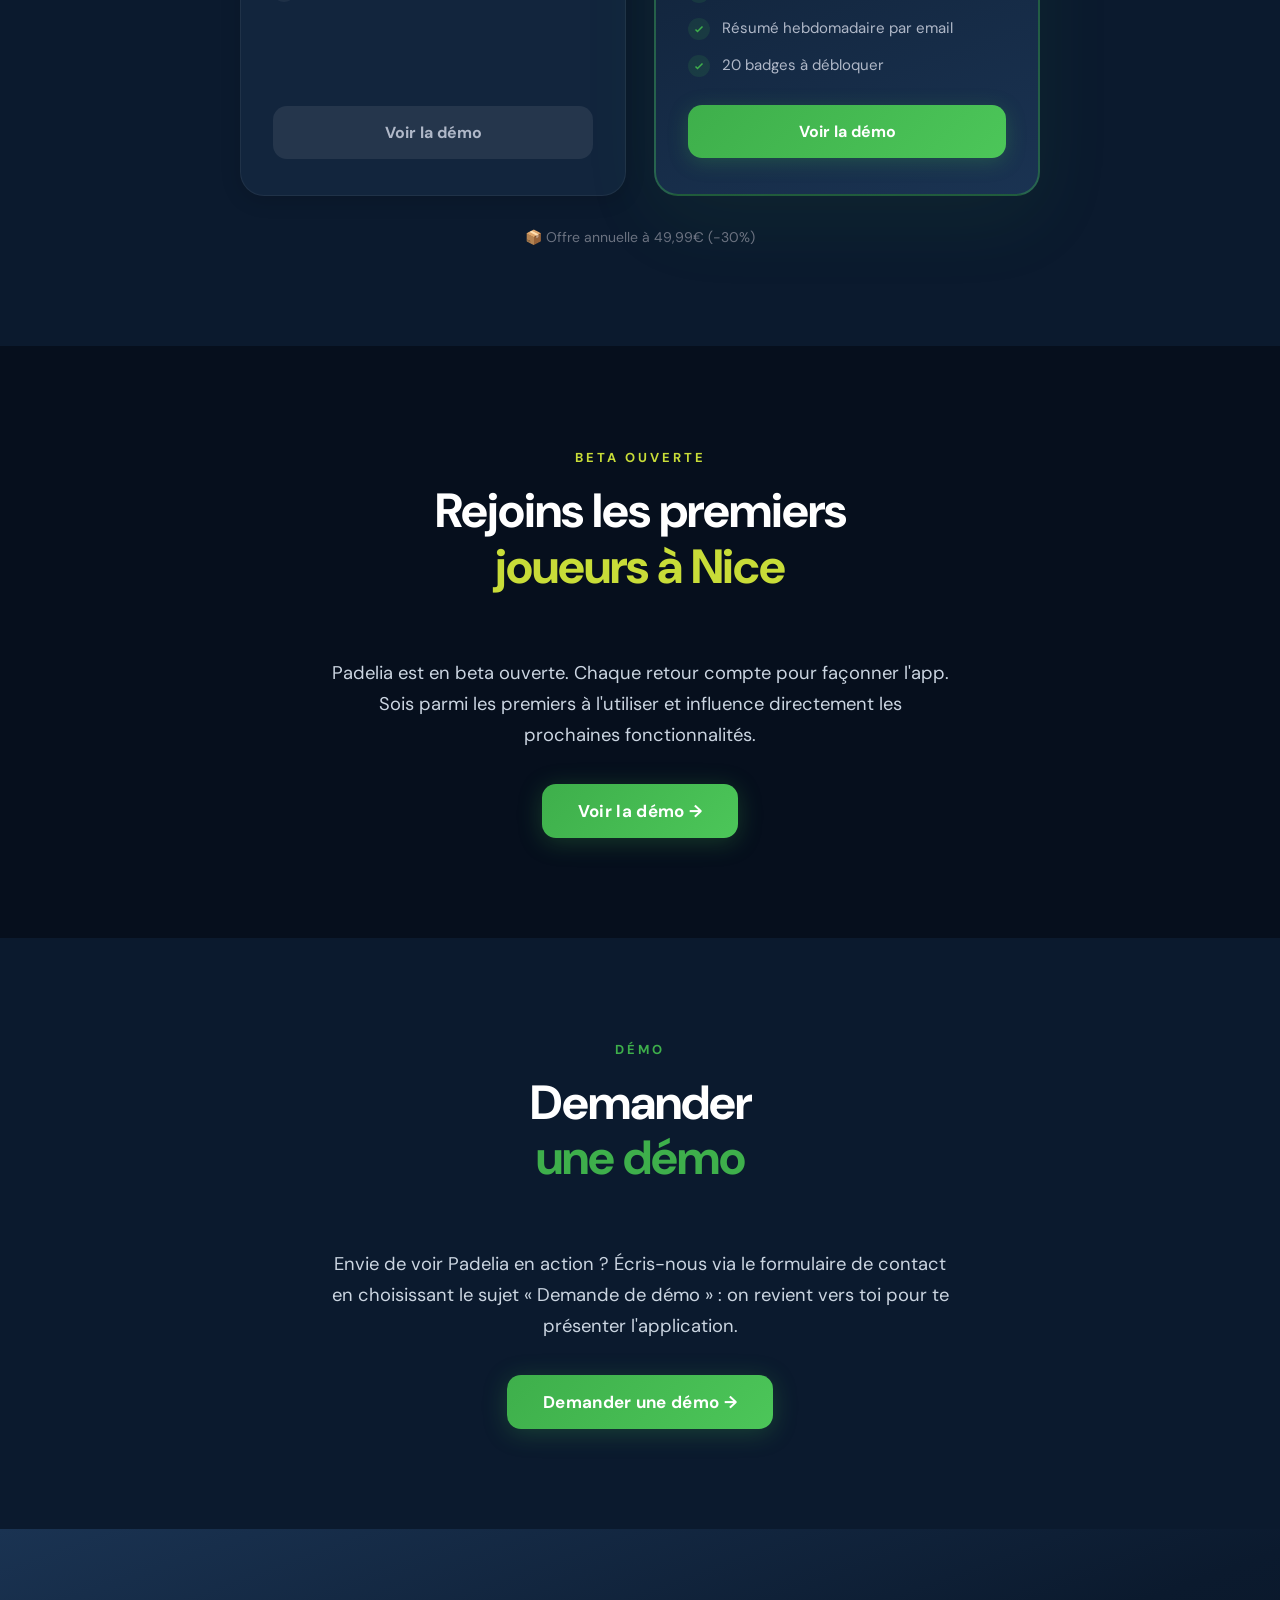
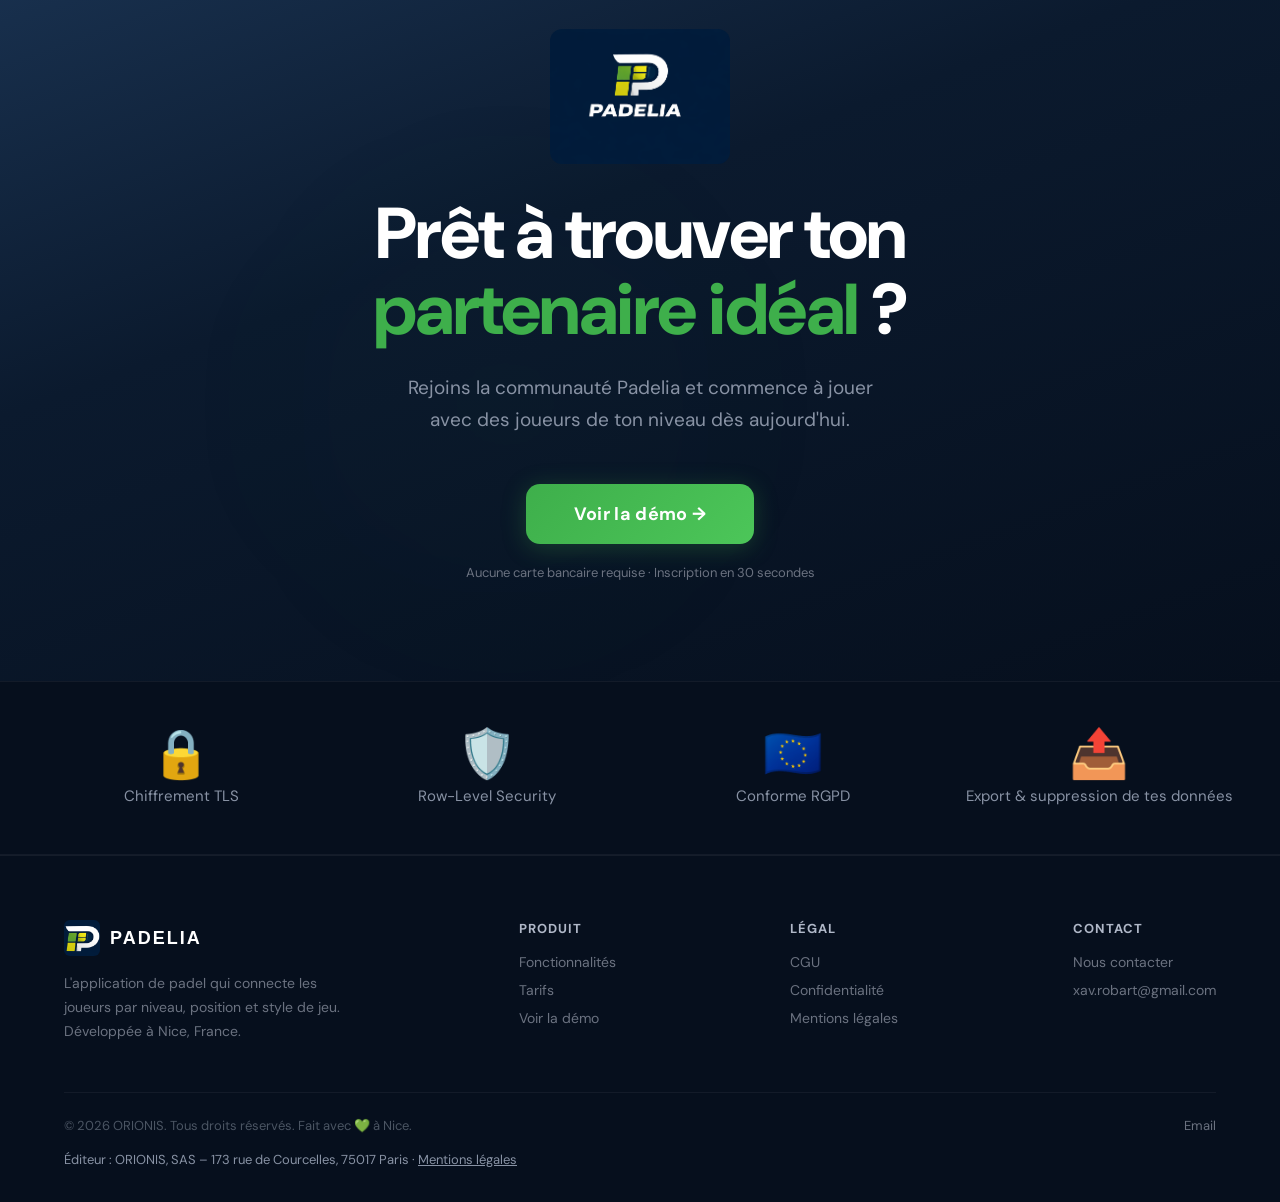
<file: public/index.html>
<!DOCTYPE html>
<html lang="fr">
<head>
  <meta charset="UTF-8">
  <meta name="viewport" content="width=device-width, initial-scale=1.0">
  <title>Padelia — Joue mieux, plus souvent</title>
  <meta name="description" content="L'app qui connecte les joueurs de padel par niveau, position et style de jeu. Trouve ton partenaire idéal, organise des matchs et progresse.">

  <!-- Open Graph -->
  <meta property="og:title" content="Padelia — Trouve ton partenaire de padel idéal">
  <meta property="og:description" content="Matching intelligent, matchs, chat, tournois, stats. Gratuit pour commencer, Premium à 5,99 €/mois.">
  <meta property="og:type" content="website">
  <meta property="og:url" content="https://padelia.netlify.app">
  <meta property="og:image" content="https://padelia.netlify.app/images/cover.jpg">

  <!-- Twitter Card -->
  <meta name="twitter:card" content="summary_large_image">
  <meta name="twitter:title" content="Padelia — Trouve ton partenaire de padel idéal">
  <meta name="twitter:description" content="Matching intelligent, matchs, chat, tournois, stats. Gratuit pour commencer, Premium à 5,99 €/mois.">
  <meta name="twitter:image" content="https://padelia.netlify.app/images/cover.jpg">

  <link rel="canonical" href="https://padelia.netlify.app">
  <link rel="icon" href="images/logo-small.png">

  <!-- Fonts (non-blocking) -->
  <link rel="preconnect" href="https://fonts.googleapis.com">
  <link rel="preconnect" href="https://fonts.gstatic.com" crossorigin>
  <link href="https://fonts.googleapis.com/css2?family=DM+Sans:ital,opsz,wght@0,9..40,300;0,9..40,400;0,9..40,500;0,9..40,600;0,9..40,700;0,9..40,800;0,9..40,900;1,9..40,400&display=swap" rel="stylesheet">
  <link href="https://api.fontshare.com/v2/css?f[]=clash-display@700,600,800&display=swap" rel="stylesheet">

  <link rel="stylesheet" href="styles.css">
</head>
<body>

  <!-- ══ NAVBAR ══ -->
  <nav class="navbar" id="navbar">
    <div class="navbar-inner">
      <div class="navbar-logo">
        <img src="images/logo-small.png" alt="Padelia">
        <span>PADELIA</span>
      </div>
      <div class="nav-desktop">
        <div class="nav-links">
          <a href="#features">Fonctionnalités</a>
          <a href="#how">Comment ça marche</a>
          <a href="#pricing">Tarifs</a>
          <a href="#beta">Beta</a>
          <a href="contact.html">Contact</a>
        </div>
        <a href="#demo-request" class="nav-cta" data-demo-link>Voir la démo</a>
      </div>
      <button class="nav-mobile-toggle" id="menu-toggle" aria-label="Ouvrir le menu" aria-controls="mobile-menu" aria-expanded="false">
        <span class="bar"></span>
        <span class="bar"></span>
        <span class="bar"></span>
      </button>
    </div>
  </nav>

  <!-- Mobile Menu -->
  <div class="mobile-overlay" id="mobile-overlay"></div>
  <div class="mobile-menu" id="mobile-menu" role="dialog" aria-modal="true" aria-hidden="true">
    <div class="mobile-menu-links">
      <a href="#features">Fonctionnalités</a>
      <a href="#how">Comment ça marche</a>
      <a href="#pricing">Tarifs</a>
      <a href="#beta">Beta</a>
      <a href="contact.html">Contact</a>
    </div>
    <div class="mobile-menu-spacer"></div>
    <a href="#demo-request" class="cta-btn" style="text-align:center;" data-demo-link>
      Voir la démo →
    </a>
  </div>

  <main>

    <!-- ══ HERO ══ -->
    <section class="hero">
      <!-- Cover photo background -->
      <div class="hero-bg">
        <img
          src="images/cover.jpg"
          alt="Joueurs de padel en action"
          fetchpriority="high">
      </div>
      <!-- Gradient overlays -->
      <div class="hero-overlay">
        <div class="hero-overlay-gradient"></div>
        <div class="hero-overlay-bottom"></div>
      </div>
      <!-- Green glow -->
      <div class="hero-glow"></div>

      <div class="section-pad hero-content">
        <!-- Left: Text -->
        <div class="hero-text">
          <div class="hero-badge">
            <span class="hero-badge-dot"></span>
            <span>Beta ouverte — Rejoins les premiers joueurs</span>
          </div>

          <h1 class="heading-xl">
            Joue mieux,<br>
            <span class="accent">plus souvent</span>,<br>
            avec les bons<br>
            partenaires.
          </h1>

          <p class="hero-desc">
            L'app qui connecte les joueurs de padel par niveau, position et style de jeu.
            Trouve ton partenaire idéal, organise des matchs, et progresse chaque semaine.
          </p>

          <div class="hero-buttons">
            <a href="#demo-request" class="cta-btn" data-demo-link>
              Voir la démo →
            </a>
            <a href="#how" class="cta-secondary">
              Voir comment ça marche
            </a>
          </div>

          <div class="hero-badges">
            <div class="hero-badges-wide"><span class="value">Gratuit</span> <span class="label">pour commencer, Premium à 5,99&nbsp;€/mois</span></div>
            <div><span class="value">📱</span> <span class="label">PWA mobile</span></div>
            <div><span class="value">🇫🇷</span> <span class="label">Made in France</span></div>
          </div>
        </div>

        <!-- Right: Phone Mockups -->
        <div class="hero-phones">
          <div class="hero-phone-main">
            <!-- Phone Mockup: Home Screen -->
            <div class="phone-mockup">
              <div class="phone-notch"><div class="phone-notch-camera"></div></div>
              <div class="phone-screen">
                <div class="phone-screen-content">
                  <div class="phone-header">
                    <img src="images/logo-small.png" alt="P" loading="lazy" decoding="async">
                    <span>PADELIA</span>
                  </div>
                  <div class="phone-section-title">🏓 Mes prochains matchs</div>
                  <!-- Match 1 -->
                  <div class="match-card">
                    <div class="match-card-circle"></div>
                    <span class="match-badge amical">Amical</span>
                    <div class="match-title">Match amical</div>
                    <div class="match-info">🕐 Aujourd'hui 18:30 · 📍 Club Démo Azur</div>
                    <div class="match-footer">
                      <div class="match-avatars">
                        <div class="match-avatar">🧑‍🧔</div>
                        <div class="match-avatar">👩</div>
                        <div class="match-avatar">👨‍🦰</div>
                      </div>
                      <span class="match-slots">3/4</span>
                    </div>
                  </div>
                  <!-- Match 2 -->
                  <div class="match-card">
                    <div class="match-card-circle"></div>
                    <span class="match-badge classe">Classé</span>
                    <div class="match-title">Double classé</div>
                    <div class="match-info">🕐 Aujourd'hui 20:00 · 📍 Club Démo Sud</div>
                    <div class="match-footer">
                      <div class="match-avatars">
                        <div class="match-avatar">🧑‍🧔</div>
                        <div class="match-avatar">👩</div>
                      </div>
                      <span class="match-slots">4/4</span>
                    </div>
                  </div>
                  <div class="phone-section-title" style="margin-top:4px;">⚡ Joueurs compatibles</div>
                  <div class="players-grid">
                    <div class="player-card">
                      <div class="player-card-emoji">🧑‍🧔</div>
                      <div class="player-card-name">Lucas M.</div>
                      <span class="player-card-score">92%</span>
                    </div>
                    <div class="player-card">
                      <div class="player-card-emoji">👩</div>
                      <div class="player-card-name">Sophie B.</div>
                      <span class="player-card-score">87%</span>
                    </div>
                    <div class="player-card">
                      <div class="player-card-emoji">👨‍🦰</div>
                      <div class="player-card-name">Marc D.</div>
                      <span class="player-card-score">84%</span>
                    </div>
                  </div>
                </div>
                <div class="phone-navbar">
                  <div class="phone-navbar-item active">🏠<div class="indicator"></div></div>
                  <div class="phone-navbar-item">⚔️</div>
                  <div class="phone-navbar-item">🗺️</div>
                  <div class="phone-navbar-item">💬</div>
                  <div class="phone-navbar-item">👤</div>
                </div>
              </div>
              <div class="mockup-note">Données d'exemple</div>
            </div>
          </div>

          <div class="hero-phone-secondary">
            <!-- Phone Mockup: Stats Screen -->
            <div class="phone-mockup">
              <div class="phone-notch"><div class="phone-notch-camera"></div></div>
              <div class="phone-screen">
                <div class="phone-screen-content">
                  <!-- Stats Header -->
                  <div class="stats-header">
                    <div class="stats-header-circle"></div>
                    <div class="stats-profile">
                      <div class="stats-avatar">👨‍💻</div>
                      <div>
                        <div class="stats-name">Xavier</div>
                        <div class="stats-handle">@xavier_padel · Nice</div>
                      </div>
                    </div>
                    <div class="stats-grid">
                      <div class="stats-grid-item">
                        <div class="stats-grid-value">47</div>
                        <div class="stats-grid-label">Matchs</div>
                      </div>
                      <div class="stats-grid-item">
                        <div class="stats-grid-value">68%</div>
                        <div class="stats-grid-label">Win</div>
                      </div>
                      <div class="stats-grid-item">
                        <div class="stats-grid-value">3</div>
                        <div class="stats-grid-label">Série 🔥</div>
                      </div>
                      <div class="stats-grid-item">
                        <div class="stats-grid-value">5.2</div>
                        <div class="stats-grid-label">Niveau</div>
                      </div>
                    </div>
                  </div>
                  <!-- Progression Chart -->
                  <div class="stats-card">
                    <div class="stats-card-title">📈 Progression du niveau</div>
                    <svg class="stats-chart" viewBox="0 0 200 50">
                      <defs>
                        <linearGradient id="sg" x1="0" y1="0" x2="0" y2="1">
                          <stop offset="0%" stop-color="#3EAF4B" stop-opacity="0.3"/>
                          <stop offset="100%" stop-color="#3EAF4B" stop-opacity="0"/>
                        </linearGradient>
                      </defs>
                      <polyline fill="none" stroke="#3EAF4B" stroke-width="2" stroke-linecap="round" points="0,40 20,38 40,35 60,32 80,30 100,31 120,28 140,24 160,20 180,16 200,12"/>
                      <polygon fill="url(#sg)" points="0,50 0,40 20,38 40,35 60,32 80,30 100,31 120,28 140,24 160,20 180,16 200,12 200,50"/>
                    </svg>
                  </div>
                  <!-- Best Partners -->
                  <div class="stats-card">
                    <div class="stats-card-title">🤝 Meilleurs partenaires</div>
                    <div class="partner-row">
                      <div class="partner-emoji">🧑‍🧔</div>
                      <div class="partner-info">
                        <div class="partner-name">Lucas M.</div>
                        <div class="partner-matches">12 matchs</div>
                      </div>
                      <span class="partner-winrate high">75%</span>
                    </div>
                    <div class="partner-row">
                      <div class="partner-emoji">👩</div>
                      <div class="partner-info">
                        <div class="partner-name">Sophie B.</div>
                        <div class="partner-matches">8 matchs</div>
                      </div>
                      <span class="partner-winrate mid">62%</span>
                    </div>
                  </div>
                </div>
                <div class="phone-navbar">
                  <div class="phone-navbar-item">🏠</div>
                  <div class="phone-navbar-item">⚔️</div>
                  <div class="phone-navbar-item">🗺️</div>
                  <div class="phone-navbar-item">💬</div>
                  <div class="phone-navbar-item active">👤<div class="indicator"></div></div>
                </div>
              </div>
              <div class="mockup-note">Données d'exemple</div>
            </div>
          </div>
        </div>
      </div>

      <!-- Scroll indicator -->
      <div class="scroll-indicator">
        <span>Découvrir</span>
        <div class="scroll-indicator-pill">
          <div class="scroll-indicator-dot"></div>
        </div>
      </div>
    </section>

    <!-- ══ SOCIAL PROOF BAR ══ -->
    <section class="social-proof">
      <div class="social-proof-inner">
        <div class="grid-4">
          <div class="stat-counter">
            <div class="number">5</div>
            <div class="label">Critères de matching</div>
          </div>
          <div class="stat-counter">
            <div class="number">20+</div>
            <div class="label">Badges à débloquer</div>
          </div>
          <div class="stat-counter">
            <div class="number">ELO</div>
            <div class="label">Classement en temps réel</div>
          </div>
          <div class="stat-counter">
            <div class="number">0&nbsp;€</div>
            <div class="label">Gratuit pour commencer, Premium à 5,99&nbsp;€/mois</div>
          </div>
        </div>
      </div>
    </section>

    <!-- ══ FEATURES ══ -->
    <section id="features" class="features-section">
      <div class="section-pad">
        <div class="section-header reveal">
          <span class="section-tag green">Fonctionnalités</span>
          <h2 class="heading-lg">Tout ce qu'il faut pour<br><span class="accent-green">dominer le terrain</span></h2>
          <p>Padelia réunit matching intelligent, organisation de matchs, chat, stats et bien plus — le tout dans une seule app.</p>
        </div>
        <div class="grid-3">
          <div class="reveal">
            <div class="feature-card">
              <div class="feature-card-icon">🎯</div>
              <h3>Matching intelligent</h3>
              <p>Notre algorithme analyse ton niveau, ta position, ton style de jeu, ta fiabilité et ta localisation pour trouver le partenaire parfait.</p>
            </div>
          </div>
          <div class="reveal" data-delay="100">
            <div class="feature-card">
              <div class="feature-card-icon">📊</div>
              <h3>Stats détaillées</h3>
              <p>Suis ta progression Elo, ton win rate, tes séries de victoires et tes meilleurs partenaires. Classement mensuel automatique et historique complet de tes matchs.</p>
            </div>
          </div>
          <div class="reveal" data-delay="200">
            <div class="feature-card">
              <div class="feature-card-icon">🏆</div>
              <h3>Tournois & brackets</h3>
              <p>Crée ou rejoins des tournois avec génération automatique de tableaux, gestion des équipes et suivi des scores en live.</p>
            </div>
          </div>
          <div class="reveal" data-delay="100">
            <div class="feature-card">
              <div class="feature-card-icon">💬</div>
              <h3>Chat temps réel</h3>
              <p>Discute en direct avec tes partenaires et tes groupes. Partage des images, réagis avec des emojis, vois qui est en train d'écrire. Notifications push incluses.</p>
            </div>
          </div>
          <div class="reveal" data-delay="200">
            <div class="feature-card">
              <div class="feature-card-icon">🗺️</div>
              <h3>Carte interactive</h3>
              <p>Trouve les clubs, matchs ouverts et joueurs autour de toi sur une carte interactive avec filtres par distance et niveau.</p>
            </div>
          </div>
          <div class="reveal" data-delay="300">
            <div class="feature-card">
              <div class="feature-card-icon">🏢</div>
              <h3>Réservation clubs</h3>
              <p>Réserve ton terrain directement dans l'app, partage les coûts entre joueurs et gère tes réservations passées.</p>
            </div>
          </div>
          <div class="reveal">
            <div class="feature-card">
              <div class="feature-card-icon">🎖️</div>
              <h3>Badges & Progression</h3>
              <p>Débloque 20 badges en jouant : premier match, séries de victoires, champion de tournoi… Suis ta progression et compare-toi dans le classement mensuel.</p>
            </div>
          </div>
          <div class="reveal" data-delay="100">
            <div class="feature-card">
              <div class="feature-card-icon">🔔</div>
              <h3>Notifications intelligentes</h3>
              <p>Reçois des suggestions de joueurs compatibles disponibles ce soir. Résumé hebdomadaire de tes stats par email. Rappels automatiques avant tes matchs.</p>
            </div>
          </div>
          <div class="reveal" data-delay="200">
            <div class="feature-card">
              <div class="feature-card-icon">👥</div>
              <h3>Groupes & Communautés</h3>
              <p>Crée ou rejoins des groupes de joueurs. Organise des matchs de groupe, discute dans le chat de groupe et retrouve ta communauté locale.</p>
            </div>
          </div>
        </div>
      </div>
    </section>

    <!-- ══ HOW IT WORKS ══ -->
    <section id="how" class="how-section">
      <div class="section-pad" style="position:relative;">
        <div class="section-header reveal">
          <span class="section-tag lime">Comment ça marche</span>
          <h2 class="heading-lg">Prêt à jouer<br><span class="accent-lime">en 3 étapes</span></h2>
        </div>
        <div class="grid-3" style="gap:40px;">
          <div class="reveal">
            <div class="how-step">
              <div class="how-step-number">01</div>
              <div class="how-step-icon">📝</div>
              <h3 class="heading-md">Crée ton profil</h3>
              <p>Renseigne ton niveau, ta position préférée, ton style de jeu et tes disponibilités. L'algorithme fait le reste.</p>
            </div>
          </div>
          <div class="reveal" data-delay="150">
            <div class="how-step">
              <div class="how-step-number">02</div>
              <div class="how-step-icon">⚡</div>
              <h3 class="heading-md">Trouve ton match</h3>
              <p>Parcours les joueurs compatibles, rejoins un match existant ou crée le tien. L'app te suggère les meilleurs partenaires.</p>
            </div>
          </div>
          <div class="reveal" data-delay="300">
            <div class="how-step">
              <div class="how-step-number">03</div>
              <div class="how-step-icon">🚀</div>
              <h3 class="heading-md">Joue et progresse</h3>
              <p>Après chaque match, entre tes scores, évalue tes partenaires et regarde ton niveau évoluer en temps réel.</p>
            </div>
          </div>
        </div>
      </div>
    </section>

    <!-- ══ APP SHOWCASE ══ -->
    <section class="showcase-section">
      <div class="section-header reveal" style="max-width:600px;margin:0 auto 64px;">
        <span class="section-tag green">L'application</span>
        <h2 class="heading-lg">Conçue pour les joueurs,<br><span class="accent-green">par des joueurs</span></h2>
      </div>
      <div class="reveal" data-delay="200">
        <div class="phones-row">
          <!-- Large Phone Mockup: Home -->
          <div class="phone-mockup large">
            <div class="phone-notch"><div class="phone-notch-camera"></div></div>
            <div class="phone-screen">
              <div class="phone-screen-content">
                <div class="phone-header">
                  <img src="images/logo-small.png" alt="P" loading="lazy" decoding="async">
                  <span>PADELIA</span>
                </div>
                <div class="phone-section-title">🏓 Mes prochains matchs</div>
                <div class="match-card">
                  <div class="match-card-circle"></div>
                  <span class="match-badge amical">Amical</span>
                  <div class="match-title">Match amical</div>
                  <div class="match-info">🕐 Aujourd'hui 18:30 · 📍 Club Démo Azur</div>
                  <div class="match-footer">
                    <div class="match-avatars">
                      <div class="match-avatar">🧑‍🧔</div>
                      <div class="match-avatar">👩</div>
                      <div class="match-avatar">👨‍🦰</div>
                    </div>
                    <span class="match-slots">3/4</span>
                  </div>
                </div>
                <div class="match-card">
                  <div class="match-card-circle"></div>
                  <span class="match-badge classe">Classé</span>
                  <div class="match-title">Double classé</div>
                  <div class="match-info">🕐 Aujourd'hui 20:00 · 📍 Club Démo Sud</div>
                  <div class="match-footer">
                    <div class="match-avatars">
                      <div class="match-avatar">🧑‍🧔</div>
                      <div class="match-avatar">👩</div>
                    </div>
                    <span class="match-slots">4/4</span>
                  </div>
                </div>
                <div class="phone-section-title" style="margin-top:4px;">⚡ Joueurs compatibles</div>
                <div class="players-grid">
                  <div class="player-card">
                    <div class="player-card-emoji">🧑‍🧔</div>
                    <div class="player-card-name">Lucas M.</div>
                    <span class="player-card-score">92%</span>
                  </div>
                  <div class="player-card">
                    <div class="player-card-emoji">👩</div>
                    <div class="player-card-name">Sophie B.</div>
                    <span class="player-card-score">87%</span>
                  </div>
                  <div class="player-card">
                    <div class="player-card-emoji">👨‍🦰</div>
                    <div class="player-card-name">Marc D.</div>
                    <span class="player-card-score">84%</span>
                  </div>
                </div>
              </div>
              <div class="phone-navbar">
                <div class="phone-navbar-item active">🏠<div class="indicator"></div></div>
                <div class="phone-navbar-item">⚔️</div>
                <div class="phone-navbar-item">🗺️</div>
                <div class="phone-navbar-item">💬</div>
                <div class="phone-navbar-item">👤</div>
              </div>
            </div>
            <div class="mockup-note">Données d'exemple</div>
          </div>
        </div>
      </div>
    </section>

    <!-- ══ PRICING ══ -->
    <section id="pricing" class="pricing-section">
      <div class="section-pad">
        <div class="section-header reveal">
          <span class="section-tag green">Tarifs</span>
          <h2 class="heading-lg">Simple,<br><span class="accent-green">transparent</span></h2>
          <p>Commence gratuitement. Passe Premium quand tu veux aller plus loin.</p>
        </div>
        <div class="grid-2" style="max-width:800px;margin:0 auto;gap:28px;">
          <!-- Free Plan -->
          <div class="reveal">
            <div class="pricing-card">
              <div class="pricing-name">Gratuit</div>
              <div class="pricing-price">
                <span class="amount">0€</span>
              </div>
              <div class="pricing-divider"></div>
              <div class="pricing-features">
                <div class="pricing-feature">
                  <div class="pricing-feature-icon included">
                    <svg width="12" height="12" fill="none" viewBox="0 0 24 24" stroke="#3EAF4B" stroke-width="3"><path d="M5 13l4 4L19 7"/></svg>
                  </div>
                  <span class="included">Profil joueur complet</span>
                </div>
                <div class="pricing-feature">
                  <div class="pricing-feature-icon included">
                    <svg width="12" height="12" fill="none" viewBox="0 0 24 24" stroke="#3EAF4B" stroke-width="3"><path d="M5 13l4 4L19 7"/></svg>
                  </div>
                  <span class="included">3 matchs / mois</span>
                </div>
                <div class="pricing-feature">
                  <div class="pricing-feature-icon included">
                    <svg width="12" height="12" fill="none" viewBox="0 0 24 24" stroke="#3EAF4B" stroke-width="3"><path d="M5 13l4 4L19 7"/></svg>
                  </div>
                  <span class="included">Matching de base</span>
                </div>
                <div class="pricing-feature">
                  <div class="pricing-feature-icon included">
                    <svg width="12" height="12" fill="none" viewBox="0 0 24 24" stroke="#3EAF4B" stroke-width="3"><path d="M5 13l4 4L19 7"/></svg>
                  </div>
                  <span class="included">Chat illimité</span>
                </div>
                <div class="pricing-feature">
                  <div class="pricing-feature-icon excluded">
                    <svg width="10" height="10" fill="none" viewBox="0 0 24 24" stroke="#6B7280" stroke-width="3"><path d="M18 6L6 18M6 6l12 12"/></svg>
                  </div>
                  <span class="excluded">Stats avancées</span>
                </div>
                <div class="pricing-feature">
                  <div class="pricing-feature-icon excluded">
                    <svg width="10" height="10" fill="none" viewBox="0 0 24 24" stroke="#6B7280" stroke-width="3"><path d="M18 6L6 18M6 6l12 12"/></svg>
                  </div>
                  <span class="excluded">Matching illimité</span>
                </div>
                <div class="pricing-feature">
                  <div class="pricing-feature-icon excluded">
                    <svg width="10" height="10" fill="none" viewBox="0 0 24 24" stroke="#6B7280" stroke-width="3"><path d="M18 6L6 18M6 6l12 12"/></svg>
                  </div>
                  <span class="excluded">Classements locaux</span>
                </div>
              </div>
              <a href="#demo-request" class="pricing-btn secondary" data-demo-link>Voir la démo</a>
            </div>
          </div>
          <!-- Premium Plan -->
          <div class="reveal" data-delay="150">
            <div class="pricing-card highlighted">
              <div class="pricing-ribbon">POPULAIRE</div>
              <div class="pricing-name">Premium</div>
              <div class="pricing-price">
                <span class="amount">5,99€</span>
                <span class="period">/mois</span>
              </div>
              <div class="pricing-divider"></div>
              <div class="pricing-features">
                <div class="pricing-feature">
                  <div class="pricing-feature-icon included">
                    <svg width="12" height="12" fill="none" viewBox="0 0 24 24" stroke="#3EAF4B" stroke-width="3"><path d="M5 13l4 4L19 7"/></svg>
                  </div>
                  <span class="included">Tout le plan Gratuit</span>
                </div>
                <div class="pricing-feature">
                  <div class="pricing-feature-icon included">
                    <svg width="12" height="12" fill="none" viewBox="0 0 24 24" stroke="#3EAF4B" stroke-width="3"><path d="M5 13l4 4L19 7"/></svg>
                  </div>
                  <span class="included">Matchs illimités</span>
                </div>
                <div class="pricing-feature">
                  <div class="pricing-feature-icon included">
                    <svg width="12" height="12" fill="none" viewBox="0 0 24 24" stroke="#3EAF4B" stroke-width="3"><path d="M5 13l4 4L19 7"/></svg>
                  </div>
                  <span class="included">Matching intelligent complet</span>
                </div>
                <div class="pricing-feature">
                  <div class="pricing-feature-icon included">
                    <svg width="12" height="12" fill="none" viewBox="0 0 24 24" stroke="#3EAF4B" stroke-width="3"><path d="M5 13l4 4L19 7"/></svg>
                  </div>
                  <span class="included">Stats avancées & graphiques</span>
                </div>
                <div class="pricing-feature">
                  <div class="pricing-feature-icon included">
                    <svg width="12" height="12" fill="none" viewBox="0 0 24 24" stroke="#3EAF4B" stroke-width="3"><path d="M5 13l4 4L19 7"/></svg>
                  </div>
                  <span class="included">Classements locaux & nationaux</span>
                </div>
                <div class="pricing-feature">
                  <div class="pricing-feature-icon included">
                    <svg width="12" height="12" fill="none" viewBox="0 0 24 24" stroke="#3EAF4B" stroke-width="3"><path d="M5 13l4 4L19 7"/></svg>
                  </div>
                  <span class="included">Badge Premium visible</span>
                </div>
                <div class="pricing-feature">
                  <div class="pricing-feature-icon included">
                    <svg width="12" height="12" fill="none" viewBox="0 0 24 24" stroke="#3EAF4B" stroke-width="3"><path d="M5 13l4 4L19 7"/></svg>
                  </div>
                  <span class="included">Notifications intelligentes</span>
                </div>
                <div class="pricing-feature">
                  <div class="pricing-feature-icon included">
                    <svg width="12" height="12" fill="none" viewBox="0 0 24 24" stroke="#3EAF4B" stroke-width="3"><path d="M5 13l4 4L19 7"/></svg>
                  </div>
                  <span class="included">Résumé hebdomadaire par email</span>
                </div>
                <div class="pricing-feature">
                  <div class="pricing-feature-icon included">
                    <svg width="12" height="12" fill="none" viewBox="0 0 24 24" stroke="#3EAF4B" stroke-width="3"><path d="M5 13l4 4L19 7"/></svg>
                  </div>
                  <span class="included">20 badges à débloquer</span>
                </div>
              </div>
              <a href="#demo-request" class="pricing-btn primary" data-demo-link>Voir la démo</a>
            </div>
          </div>
        </div>
        <div class="reveal" data-delay="300">
          <p class="pricing-note">📦 Offre annuelle à 49,99€ (-30%)</p>
        </div>
      </div>
    </section>

    <!-- ══ BETA OUVERTE ══ -->
    <section id="beta" class="testimonials-section">
      <div class="section-pad">
        <div class="section-header reveal">
          <span class="section-tag lime">Beta ouverte</span>
          <h2 class="heading-lg">Rejoins les premiers<br><span class="accent-lime">joueurs à Nice</span></h2>
        </div>
        <div class="reveal" style="max-width:620px;margin:0 auto;text-align:center;">
          <p style="font-size:1.15rem;color:#CBD5E1;line-height:1.7;margin-bottom:32px;">
            Padelia est en beta ouverte. Chaque retour compte pour façonner l'app.
            Sois parmi les premiers à l'utiliser et influence directement les prochaines fonctionnalités.
          </p>
          <a href="#demo-request" class="cta-btn" data-demo-link>
            Voir la démo →
          </a>
        </div>
      </div>
    </section>

    <!-- ══ DEMANDER UNE DÉMO ══ -->
    <section id="demo-request" class="demo-section">
      <div class="section-pad">
        <div class="section-header reveal">
          <span class="section-tag green">Démo</span>
          <h2 class="heading-lg">Demander<br><span class="accent-green">une démo</span></h2>
        </div>
        <div class="reveal" style="max-width:620px;margin:0 auto;text-align:center;">
          <p style="font-size:1.15rem;color:#CBD5E1;line-height:1.7;margin-bottom:32px;">
            Envie de voir Padelia en action ? Écris-nous via le formulaire de contact
            en choisissant le sujet « Demande de démo » : on revient vers toi pour te présenter l'application.
          </p>
          <a href="contact.html?sujet=demo#contact-form" class="cta-btn">
            Demander une démo →
          </a>
        </div>
      </div>
    </section>

    <!-- ══ FINAL CTA ══ -->
    <section class="cta-section">
      <div class="cta-glow"></div>
      <div class="section-pad cta-content">
        <div class="reveal">
          <img src="images/padelia-logo.png" alt="Padelia" loading="lazy" decoding="async">
        </div>
        <div class="reveal" data-delay="100">
          <h2 class="heading-xl">
            Prêt à trouver ton<br><span class="accent">partenaire idéal</span> ?
          </h2>
        </div>
        <div class="reveal" data-delay="200">
          <p class="cta-desc">
            Rejoins la communauté Padelia et commence à jouer avec des joueurs de ton niveau dès aujourd'hui.
          </p>
        </div>
        <div class="reveal cta-buttons" data-delay="300">
          <a href="#demo-request" class="cta-btn" data-demo-link>
            Voir la démo →
          </a>
        </div>
        <div class="reveal" data-delay="400">
          <p class="cta-note">Aucune carte bancaire requise · Inscription en 30 secondes</p>
        </div>
      </div>
    </section>

    <!-- ══ TRUST / RGPD ══ -->
    <section class="social-proof">
      <div class="social-proof-inner">
        <div class="grid-4 reveal">
          <div class="stat-counter">
            <div class="number">🔒</div>
            <div class="label">Chiffrement TLS</div>
          </div>
          <div class="stat-counter">
            <div class="number">🛡️</div>
            <div class="label">Row-Level Security</div>
          </div>
          <div class="stat-counter">
            <div class="number">🇪🇺</div>
            <div class="label">Conforme RGPD</div>
          </div>
          <div class="stat-counter">
            <div class="number">📤</div>
            <div class="label">Export & suppression de tes données</div>
          </div>
        </div>
      </div>
    </section>

  </main>

  <!-- ══ FOOTER ══ -->
  <footer class="footer">
    <div class="footer-inner">
      <div class="footer-grid">
        <div class="footer-brand">
          <div class="footer-brand-logo">
            <img src="images/logo-small.png" alt="Padelia" loading="lazy" decoding="async">
            <span>PADELIA</span>
          </div>
          <p>L'application de padel qui connecte les joueurs par niveau, position et style de jeu. Développée à Nice, France.</p>
        </div>
        <div>
          <div class="footer-col-title">Produit</div>
          <div class="footer-col-links">
            <a href="#features">Fonctionnalités</a>
            <a href="#pricing">Tarifs</a>
            <a href="#demo-request" data-demo-link>Voir la démo</a>
          </div>
        </div>
        <div>
          <div class="footer-col-title">Légal</div>
          <div class="footer-col-links">
            <a href="https://padelia-beta.vercel.app/cgu" target="_blank" rel="noopener noreferrer">CGU</a>
            <a href="https://padelia-beta.vercel.app/confidentialite" target="_blank" rel="noopener noreferrer">Confidentialité</a>
            <a href="https://padelia-beta.vercel.app/mentions-legales" target="_blank" rel="noopener noreferrer">Mentions légales</a>
          </div>
        </div>
        <div>
          <div class="footer-col-title">Contact</div>
          <div class="footer-col-links">
            <a href="contact.html">Nous contacter</a>
            <a href="mailto:xav.robart@gmail.com">xav.robart@gmail.com</a>
          </div>
        </div>
      </div>
      <div class="footer-bottom">
        <p>© 2026 ORIONIS. Tous droits réservés. Fait avec 💚 à Nice.</p>
        <div class="footer-socials">
          <a href="mailto:xav.robart@gmail.com">Email</a>
        </div>
      </div>
      <p class="footer-publisher">
        Éditeur : ORIONIS, SAS – 173 rue de Courcelles, 75017 Paris ·
        <a href="https://padelia-beta.vercel.app/mentions-legales" target="_blank" rel="noopener noreferrer">Mentions légales</a>
      </p>
    </div>
  </footer>

  <!-- Back to top button -->
  <button class="back-to-top" id="back-to-top" aria-label="Retour en haut">
    <svg width="20" height="20" fill="none" viewBox="0 0 24 24" stroke="currentColor" stroke-width="2.5" stroke-linecap="round" stroke-linejoin="round">
      <path d="M18 15l-6-6-6 6"/>
    </svg>
  </button>

  <script src="script.js"></script>
</body>
</html>
</file>
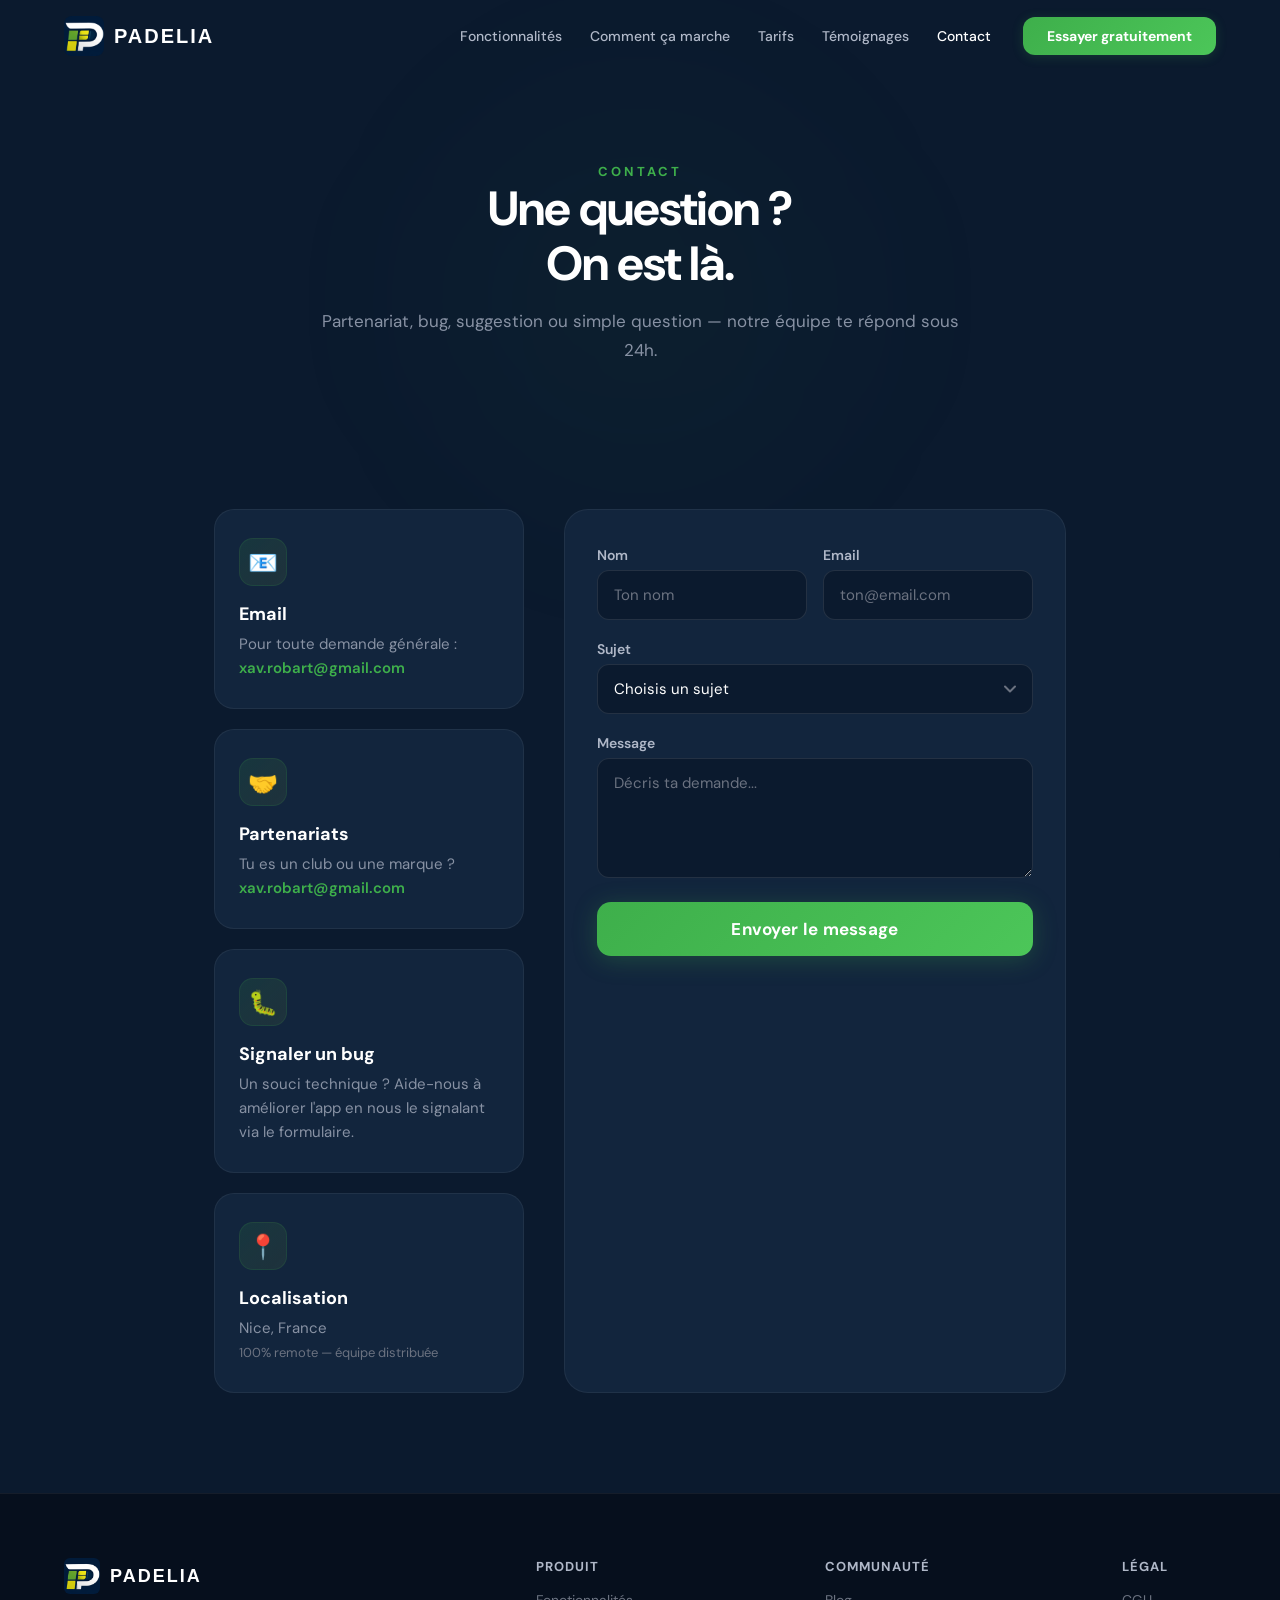
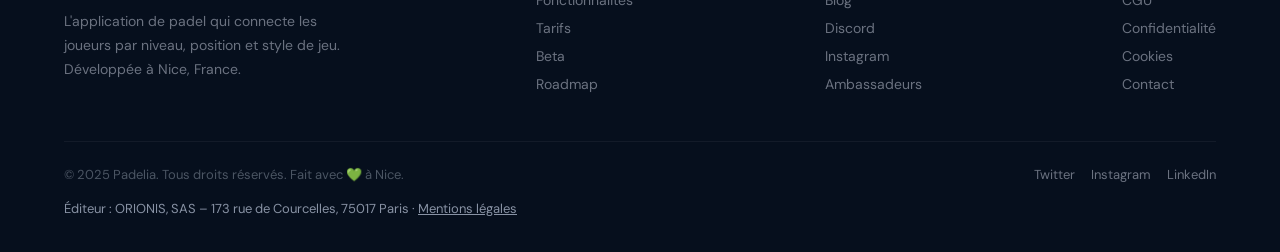
<file: contact.html>
<!DOCTYPE html>
<html lang="fr">
<head>
  <meta charset="UTF-8">
  <meta name="viewport" content="width=device-width, initial-scale=1.0">
  <title>Contact — Padelia</title>
  <meta name="description" content="Contacte l'équipe Padelia. Une question, un partenariat ou un bug à signaler ? On te répond rapidement.">

  <link rel="canonical" href="https://padelia.netlify.app/contact">
  <link rel="icon" href="images/logo-small.png">

  <!-- Fonts -->
  <link rel="preconnect" href="https://fonts.googleapis.com">
  <link rel="preconnect" href="https://fonts.gstatic.com" crossorigin>
  <link href="https://fonts.googleapis.com/css2?family=DM+Sans:ital,opsz,wght@0,9..40,300;0,9..40,400;0,9..40,500;0,9..40,600;0,9..40,700;0,9..40,800;0,9..40,900;1,9..40,400&display=swap" rel="stylesheet">
  <link href="https://api.fontshare.com/v2/css?f[]=clash-display@700,600,800&display=swap" rel="stylesheet">

  <link rel="stylesheet" href="styles.css">
  <style>
    /* ─── Contact Page Specific ─── */
    .contact-hero {
      padding: 160px 24px 80px;
      text-align: center;
      position: relative;
    }
    .contact-hero .hero-glow {
      position: absolute;
      top: 10%;
      left: 50%;
      transform: translateX(-50%);
      width: 500px;
      height: 500px;
      border-radius: 50%;
      background: radial-gradient(circle, rgba(62,175,75,0.04), transparent);
      filter: blur(80px);
    }
    .contact-hero .section-header {
      position: relative;
      z-index: 1;
    }

    .contact-container {
      max-width: 900px;
      margin: 0 auto;
      padding: 0 24px 100px;
      display: grid;
      grid-template-columns: 1fr 1fr;
      gap: 40px;
    }

    /* Info cards */
    .contact-info {
      display: flex;
      flex-direction: column;
      gap: 20px;
    }
    .contact-info-card {
      background: var(--navy-light);
      border-radius: 20px;
      padding: 28px 24px;
      border: 1px solid rgba(255,255,255,0.06);
      transition: all 0.3s ease;
    }
    .contact-info-card:hover {
      border-color: rgba(62,175,75,0.2);
      transform: translateY(-2px);
    }
    .contact-info-card-icon {
      width: 48px;
      height: 48px;
      border-radius: 14px;
      background: linear-gradient(135deg, rgba(62,175,75,0.13), rgba(200,220,56,0.07));
      border: 1px solid rgba(62,175,75,0.13);
      display: flex;
      align-items: center;
      justify-content: center;
      font-size: 24px;
      margin-bottom: 16px;
    }
    .contact-info-card h3 {
      font-size: 18px;
      font-weight: 700;
      color: var(--white);
      margin-bottom: 6px;
    }
    .contact-info-card p {
      font-size: 15px;
      color: var(--gray400);
      line-height: 1.6;
      margin: 0;
    }
    .contact-info-card a {
      color: var(--green);
      text-decoration: none;
      font-weight: 600;
      transition: color 0.2s;
    }
    .contact-info-card a:hover {
      color: var(--green-light);
    }

    /* Form */
    .contact-form-card {
      background: var(--navy-light);
      border-radius: 24px;
      padding: 36px 32px;
      border: 1px solid rgba(255,255,255,0.06);
    }
    .contact-form {
      display: flex;
      flex-direction: column;
      gap: 20px;
    }
    .form-group {
      display: flex;
      flex-direction: column;
      gap: 6px;
    }
    .form-group label {
      font-size: 14px;
      font-weight: 600;
      color: var(--gray300);
    }
    .form-group input,
    .form-group select,
    .form-group textarea {
      background: var(--navy);
      border: 1px solid rgba(255,255,255,0.1);
      border-radius: 12px;
      padding: 14px 16px;
      font-size: 15px;
      color: var(--white);
      font-family: 'DM Sans', sans-serif;
      transition: border-color 0.2s;
      outline: none;
    }
    .form-group input::placeholder,
    .form-group textarea::placeholder {
      color: var(--gray500);
    }
    .form-group input:focus,
    .form-group select:focus,
    .form-group textarea:focus {
      border-color: var(--green);
    }
    .form-group select {
      appearance: none;
      background-image: url("data:image/svg+xml,%3Csvg width='12' height='8' viewBox='0 0 12 8' fill='none' xmlns='http://www.w3.org/2000/svg'%3E%3Cpath d='M1 1.5L6 6.5L11 1.5' stroke='%236B7280' stroke-width='2' stroke-linecap='round' stroke-linejoin='round'/%3E%3C/svg%3E");
      background-repeat: no-repeat;
      background-position: right 16px center;
      padding-right: 40px;
      cursor: pointer;
    }
    .form-group select option {
      background: var(--navy);
      color: var(--white);
    }
    .form-group textarea {
      resize: vertical;
      min-height: 120px;
    }
    .form-row {
      display: grid;
      grid-template-columns: 1fr 1fr;
      gap: 16px;
    }

    .contact-form .cta-btn {
      width: 100%;
      text-align: center;
      margin-top: 4px;
    }

    /* Success message */
    .form-success {
      display: none;
      text-align: center;
      padding: 32px 16px;
    }
    .form-success.show {
      display: block;
    }
    .form-success-icon {
      width: 64px;
      height: 64px;
      border-radius: 50%;
      background: rgba(62,175,75,0.13);
      margin: 0 auto 20px;
      display: flex;
      align-items: center;
      justify-content: center;
      font-size: 32px;
    }
    .form-success h3 {
      font-size: 22px;
      font-weight: 700;
      color: var(--white);
      margin-bottom: 8px;
    }
    .form-success p {
      font-size: 15px;
      color: var(--gray400);
      line-height: 1.6;
    }

    @media (max-width: 768px) {
      .contact-container {
        grid-template-columns: 1fr;
      }
      .form-row {
        grid-template-columns: 1fr;
      }
      .contact-hero {
        padding: 130px 20px 60px;
      }
    }
  </style>
</head>
<body>

  <!-- ══ NAVBAR ══ -->
  <nav class="navbar scrolled" id="navbar">
    <div class="navbar-inner">
      <div class="navbar-logo">
        <a href="index.html" style="display:flex;align-items:center;gap:10px;text-decoration:none;color:inherit;">
          <img src="images/logo-small.png" alt="Padelia">
          <span>PADELIA</span>
        </a>
      </div>
      <div class="nav-desktop">
        <div class="nav-links">
          <a href="index.html#features">Fonctionnalités</a>
          <a href="index.html#how">Comment ça marche</a>
          <a href="index.html#pricing">Tarifs</a>
          <a href="index.html#testimonials">Témoignages</a>
          <a href="contact.html" style="color:var(--white);">Contact</a>
        </div>
        <a href="https://padelia-beta.vercel.app" target="_blank" rel="noopener noreferrer" class="nav-cta">Essayer gratuitement</a>
      </div>
      <button class="nav-mobile-toggle" id="menu-toggle" aria-label="Ouvrir le menu" aria-controls="mobile-menu" aria-expanded="false">
        <span class="bar"></span>
        <span class="bar"></span>
        <span class="bar"></span>
      </button>
    </div>
  </nav>

  <!-- Mobile Menu -->
  <div class="mobile-overlay" id="mobile-overlay"></div>
  <div class="mobile-menu" id="mobile-menu" role="dialog" aria-modal="true" aria-hidden="true">
    <div class="mobile-menu-links">
      <a href="index.html#features">Fonctionnalités</a>
      <a href="index.html#how">Comment ça marche</a>
      <a href="index.html#pricing">Tarifs</a>
      <a href="index.html#testimonials">Témoignages</a>
      <a href="contact.html">Contact</a>
    </div>
    <div class="mobile-menu-spacer"></div>
    <a href="https://padelia-beta.vercel.app" target="_blank" rel="noopener noreferrer" class="cta-btn" style="text-align:center;">
      Essayer gratuitement
    </a>
  </div>

  <main>
    <!-- ══ CONTACT HERO ══ -->
    <section class="contact-hero">
      <div class="hero-glow"></div>
      <div class="section-header reveal">
        <span class="section-tag green">Contact</span>
        <h1 class="heading-lg">Une question ?<br><span class="accent-green">On est là.</span></h1>
        <p>Partenariat, bug, suggestion ou simple question — notre équipe te répond sous 24h.</p>
      </div>
    </section>

    <!-- ══ CONTACT CONTENT ══ -->
    <div class="contact-container">
      <!-- Left: Info Cards -->
      <div class="contact-info">
        <div class="contact-info-card reveal">
          <div class="contact-info-card-icon">📧</div>
          <h3>Email</h3>
          <p>Pour toute demande générale :<br><a href="mailto:xav.robart@gmail.com">xav.robart@gmail.com</a></p>
        </div>
        <div class="contact-info-card reveal" data-delay="100">
          <div class="contact-info-card-icon">🤝</div>
          <h3>Partenariats</h3>
          <p>Tu es un club ou une marque ?<br><a href="mailto:xav.robart@gmail.com">xav.robart@gmail.com</a></p>
        </div>
        <div class="contact-info-card reveal" data-delay="200">
          <div class="contact-info-card-icon">🐛</div>
          <h3>Signaler un bug</h3>
          <p>Un souci technique ? Aide-nous à améliorer l'app en nous le signalant via le formulaire.</p>
        </div>
        <div class="contact-info-card reveal" data-delay="300">
          <div class="contact-info-card-icon">📍</div>
          <h3>Localisation</h3>
          <p>Nice, France<br><span style="color:var(--gray500);font-size:13px;">100% remote — équipe distribuée</span></p>
        </div>
      </div>

      <!-- Right: Contact Form -->
      <div class="contact-form-card reveal" data-delay="150">
        <form class="contact-form" id="contact-form" novalidate>
          <div class="form-row">
            <div class="form-group">
              <label for="name">Nom</label>
              <input type="text" id="name" name="name" placeholder="Ton nom" required>
            </div>
            <div class="form-group">
              <label for="email">Email</label>
              <input type="email" id="email" name="email" placeholder="ton@email.com" required>
            </div>
          </div>
          <div class="form-group">
            <label for="subject">Sujet</label>
            <select id="subject" name="subject" required>
              <option value="" disabled selected>Choisis un sujet</option>
              <option value="general">Question générale</option>
              <option value="bug">Signaler un bug</option>
              <option value="partenariat">Partenariat / Club</option>
              <option value="suggestion">Suggestion / Idée</option>
              <option value="autre">Autre</option>
            </select>
          </div>
          <div class="form-group">
            <label for="message">Message</label>
            <textarea id="message" name="message" placeholder="Décris ta demande..." required></textarea>
          </div>
          <button type="submit" class="cta-btn">Envoyer le message</button>
        </form>
        <div class="form-success" id="form-success">
          <div class="form-success-icon">✅</div>
          <h3>Message envoyé !</h3>
          <p>Merci pour ton message. Notre équipe te répondra sous 24h.</p>
        </div>
      </div>
    </div>
  </main>

  <!-- ══ FOOTER ══ -->
  <footer class="footer">
    <div class="footer-inner">
      <div class="footer-grid">
        <div class="footer-brand">
          <div class="footer-brand-logo">
            <img src="images/logo-small.png" alt="Padelia" loading="lazy" decoding="async">
            <span>PADELIA</span>
          </div>
          <p>L'application de padel qui connecte les joueurs par niveau, position et style de jeu. Développée à Nice, France.</p>
        </div>
        <div>
          <div class="footer-col-title">Produit</div>
          <div class="footer-col-links">
            <a href="index.html#features">Fonctionnalités</a>
            <a href="index.html#pricing">Tarifs</a>
            <a href="#">Beta</a>
            <a href="#">Roadmap</a>
          </div>
        </div>
        <div>
          <div class="footer-col-title">Communauté</div>
          <div class="footer-col-links">
            <a href="#">Blog</a>
            <a href="#">Discord</a>
            <a href="#">Instagram</a>
            <a href="#">Ambassadeurs</a>
          </div>
        </div>
        <div>
          <div class="footer-col-title">Légal</div>
          <div class="footer-col-links">
            <a href="#">CGU</a>
            <a href="#">Confidentialité</a>
            <a href="#">Cookies</a>
            <a href="contact.html">Contact</a>
          </div>
        </div>
      </div>
      <div class="footer-bottom">
        <p>© 2025 Padelia. Tous droits réservés. Fait avec 💚 à Nice.</p>
        <div class="footer-socials">
          <a href="#">Twitter</a>
          <a href="#">Instagram</a>
          <a href="#">LinkedIn</a>
        </div>
      </div>
      <p class="footer-publisher">
        Éditeur : ORIONIS, SAS – 173 rue de Courcelles, 75017 Paris ·
        <a href="https://padelia-beta.vercel.app/mentions-legales" target="_blank" rel="noopener noreferrer">Mentions légales</a>
      </p>
    </div>
  </footer>

  <script src="script.js"></script>
  <script>
    // Contact form handling
    (function() {
      var form = document.getElementById("contact-form");
      var success = document.getElementById("form-success");
      if (!form) return;

      form.addEventListener("submit", function(e) {
        e.preventDefault();

        // Basic validation
        var name = form.querySelector("#name").value.trim();
        var email = form.querySelector("#email").value.trim();
        var subject = form.querySelector("#subject").value;
        var message = form.querySelector("#message").value.trim();

        if (!name || !email || !subject || !message) return;

        // Hide form, show success
        form.style.display = "none";
        success.classList.add("show");
      });
    })();
  </script>
</body>
</html>
</file>
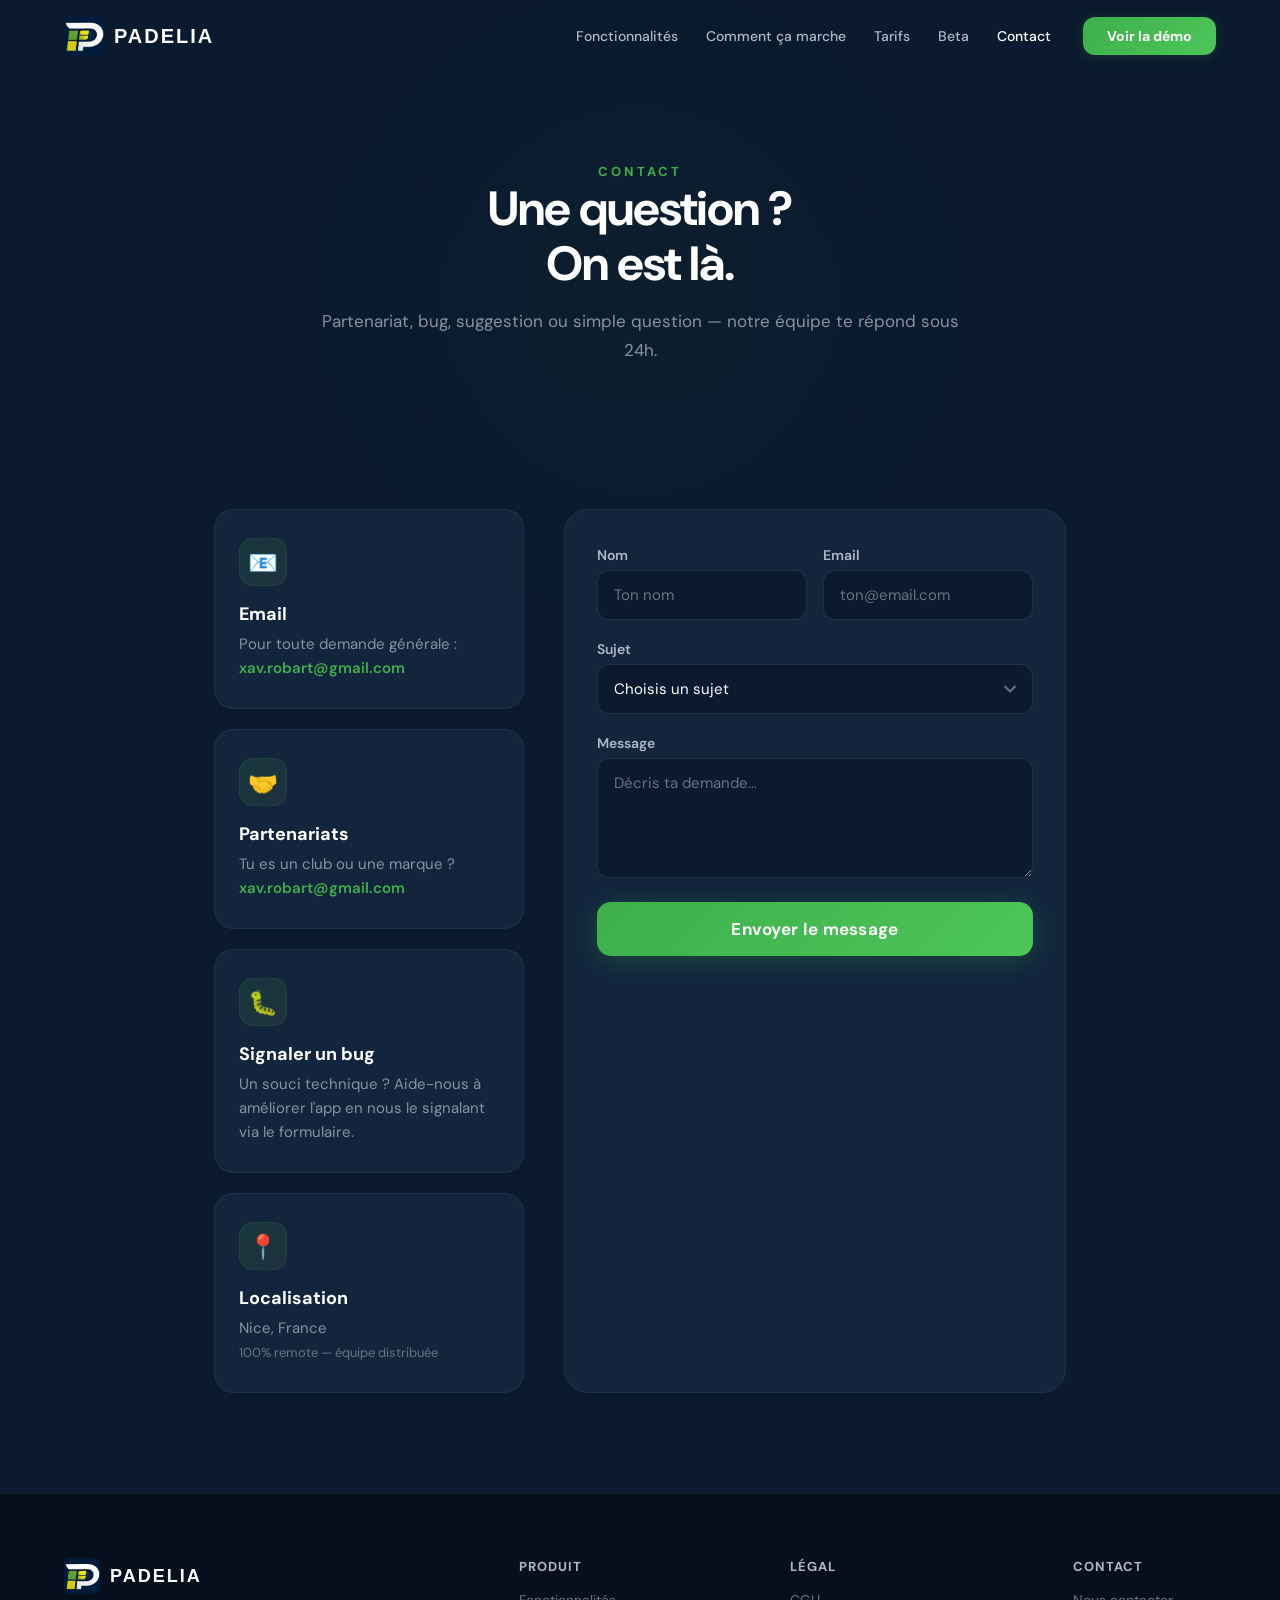
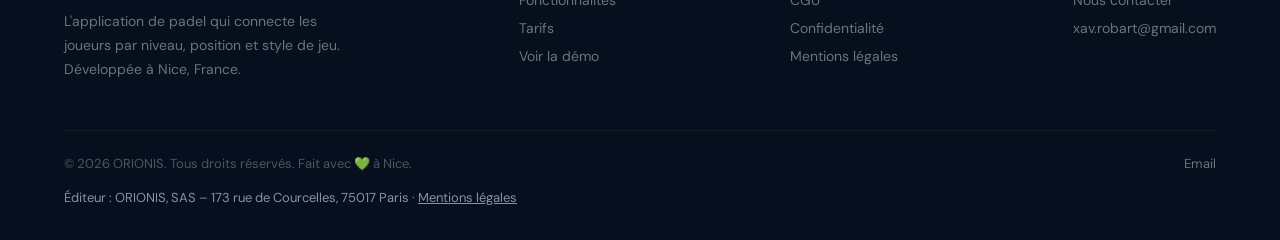
<file: public/contact.html>
<!DOCTYPE html>
<html lang="fr">
<head>
  <meta charset="UTF-8">
  <meta name="viewport" content="width=device-width, initial-scale=1.0">
  <title>Contact — Padelia</title>
  <meta name="description" content="Contacte l'équipe Padelia. Une question, un partenariat ou un bug à signaler ? On te répond rapidement.">

  <link rel="canonical" href="https://padelia.netlify.app/contact">
  <link rel="icon" href="images/logo-small.png">

  <!-- Fonts -->
  <link rel="preconnect" href="https://fonts.googleapis.com">
  <link rel="preconnect" href="https://fonts.gstatic.com" crossorigin>
  <link href="https://fonts.googleapis.com/css2?family=DM+Sans:ital,opsz,wght@0,9..40,300;0,9..40,400;0,9..40,500;0,9..40,600;0,9..40,700;0,9..40,800;0,9..40,900;1,9..40,400&display=swap" rel="stylesheet">
  <link href="https://api.fontshare.com/v2/css?f[]=clash-display@700,600,800&display=swap" rel="stylesheet">

  <link rel="stylesheet" href="styles.css">
  <style>
    /* ─── Contact Page Specific ─── */
    .contact-hero {
      padding: 160px 24px 80px;
      text-align: center;
      position: relative;
    }
    .contact-hero .hero-glow {
      position: absolute;
      top: 10%;
      left: 50%;
      transform: translateX(-50%);
      width: 500px;
      height: 500px;
      border-radius: 50%;
      background: radial-gradient(circle, rgba(62,175,75,0.04), transparent);
      filter: blur(80px);
    }
    .contact-hero .section-header {
      position: relative;
      z-index: 1;
    }

    .contact-container {
      max-width: 900px;
      margin: 0 auto;
      padding: 0 24px 100px;
      display: grid;
      grid-template-columns: 1fr 1fr;
      gap: 40px;
    }

    /* Info cards */
    .contact-info {
      display: flex;
      flex-direction: column;
      gap: 20px;
    }
    .contact-info-card {
      background: var(--navy-light);
      border-radius: 20px;
      padding: 28px 24px;
      border: 1px solid rgba(255,255,255,0.06);
      transition: all 0.3s ease;
    }
    .contact-info-card:hover {
      border-color: rgba(62,175,75,0.2);
      transform: translateY(-2px);
    }
    .contact-info-card-icon {
      width: 48px;
      height: 48px;
      border-radius: 14px;
      background: linear-gradient(135deg, rgba(62,175,75,0.13), rgba(200,220,56,0.07));
      border: 1px solid rgba(62,175,75,0.13);
      display: flex;
      align-items: center;
      justify-content: center;
      font-size: 24px;
      margin-bottom: 16px;
    }
    .contact-info-card h3 {
      font-size: 18px;
      font-weight: 700;
      color: var(--white);
      margin-bottom: 6px;
    }
    .contact-info-card p {
      font-size: 15px;
      color: var(--gray400);
      line-height: 1.6;
      margin: 0;
    }
    .contact-info-card a {
      color: var(--green);
      text-decoration: none;
      font-weight: 600;
      transition: color 0.2s;
    }
    .contact-info-card a:hover {
      color: var(--green-light);
    }

    /* Form */
    .contact-form-card {
      background: var(--navy-light);
      border-radius: 24px;
      padding: 36px 32px;
      border: 1px solid rgba(255,255,255,0.06);
    }
    .contact-form {
      display: flex;
      flex-direction: column;
      gap: 20px;
    }
    .form-group {
      display: flex;
      flex-direction: column;
      gap: 6px;
    }
    .form-group label {
      font-size: 14px;
      font-weight: 600;
      color: var(--gray300);
    }
    .form-group input,
    .form-group select,
    .form-group textarea {
      background: var(--navy);
      border: 1px solid rgba(255,255,255,0.1);
      border-radius: 12px;
      padding: 14px 16px;
      font-size: 15px;
      color: var(--white);
      font-family: 'DM Sans', sans-serif;
      transition: border-color 0.2s;
      outline: none;
    }
    .form-group input::placeholder,
    .form-group textarea::placeholder {
      color: var(--gray500);
    }
    .form-group input:focus,
    .form-group select:focus,
    .form-group textarea:focus {
      border-color: var(--green);
    }
    .form-group select {
      appearance: none;
      background-image: url("data:image/svg+xml,%3Csvg width='12' height='8' viewBox='0 0 12 8' fill='none' xmlns='http://www.w3.org/2000/svg'%3E%3Cpath d='M1 1.5L6 6.5L11 1.5' stroke='%236B7280' stroke-width='2' stroke-linecap='round' stroke-linejoin='round'/%3E%3C/svg%3E");
      background-repeat: no-repeat;
      background-position: right 16px center;
      padding-right: 40px;
      cursor: pointer;
    }
    .form-group select option {
      background: var(--navy);
      color: var(--white);
    }
    .form-group textarea {
      resize: vertical;
      min-height: 120px;
    }
    .form-row {
      display: grid;
      grid-template-columns: 1fr 1fr;
      gap: 16px;
    }

    .contact-form .cta-btn {
      width: 100%;
      text-align: center;
      margin-top: 4px;
    }

    /* Success message */
    .form-success {
      display: none;
      text-align: center;
      padding: 32px 16px;
    }
    .form-success.show {
      display: block;
    }
    .form-success-icon {
      width: 64px;
      height: 64px;
      border-radius: 50%;
      background: rgba(62,175,75,0.13);
      margin: 0 auto 20px;
      display: flex;
      align-items: center;
      justify-content: center;
      font-size: 32px;
    }
    .form-success h3 {
      font-size: 22px;
      font-weight: 700;
      color: var(--white);
      margin-bottom: 8px;
    }
    .form-success p {
      font-size: 15px;
      color: var(--gray400);
      line-height: 1.6;
    }

    /* Error message (send failed) */
    .form-error {
      font-size: 14px;
      line-height: 1.6;
      color: var(--gray300);
      background: rgba(232,212,77,0.08);
      border: 1px solid rgba(232,212,77,0.25);
      border-radius: 12px;
      padding: 14px 16px;
    }
    .form-error a {
      color: var(--green);
      font-weight: 600;
      text-decoration: none;
    }
    .form-error a:hover {
      color: var(--green-light);
    }
    .contact-form .cta-btn:disabled {
      opacity: 0.6;
      cursor: wait;
      transform: none;
    }
    /* Arriving from "Demander une démo": keep the form clear of the fixed navbar */
    #contact-form {
      scroll-margin-top: 110px;
    }

    @media (max-width: 768px) {
      .contact-container {
        grid-template-columns: 1fr;
      }
      .form-row {
        grid-template-columns: 1fr;
      }
      .contact-hero {
        padding: 130px 20px 60px;
      }
    }
  </style>
</head>
<body>

  <!-- ══ NAVBAR ══ -->
  <nav class="navbar scrolled" id="navbar">
    <div class="navbar-inner">
      <div class="navbar-logo">
        <a href="index.html" style="display:flex;align-items:center;gap:10px;text-decoration:none;color:inherit;">
          <img src="images/logo-small.png" alt="Padelia">
          <span>PADELIA</span>
        </a>
      </div>
      <div class="nav-desktop">
        <div class="nav-links">
          <a href="index.html#features">Fonctionnalités</a>
          <a href="index.html#how">Comment ça marche</a>
          <a href="index.html#pricing">Tarifs</a>
          <a href="index.html#beta">Beta</a>
          <a href="contact.html" style="color:var(--white);">Contact</a>
        </div>
        <a href="index.html#demo-request" class="nav-cta" data-demo-link>Voir la démo</a>
      </div>
      <button class="nav-mobile-toggle" id="menu-toggle" aria-label="Ouvrir le menu" aria-controls="mobile-menu" aria-expanded="false">
        <span class="bar"></span>
        <span class="bar"></span>
        <span class="bar"></span>
      </button>
    </div>
  </nav>

  <!-- Mobile Menu -->
  <div class="mobile-overlay" id="mobile-overlay"></div>
  <div class="mobile-menu" id="mobile-menu" role="dialog" aria-modal="true" aria-hidden="true">
    <div class="mobile-menu-links">
      <a href="index.html#features">Fonctionnalités</a>
      <a href="index.html#how">Comment ça marche</a>
      <a href="index.html#pricing">Tarifs</a>
      <a href="index.html#beta">Beta</a>
      <a href="contact.html">Contact</a>
    </div>
    <div class="mobile-menu-spacer"></div>
    <a href="index.html#demo-request" class="cta-btn" style="text-align:center;" data-demo-link>
      Voir la démo →
    </a>
  </div>

  <main>
    <!-- ══ CONTACT HERO ══ -->
    <section class="contact-hero">
      <div class="hero-glow"></div>
      <div class="section-header reveal">
        <span class="section-tag green">Contact</span>
        <h1 class="heading-lg">Une question ?<br><span class="accent-green">On est là.</span></h1>
        <p>Partenariat, bug, suggestion ou simple question — notre équipe te répond sous 24h.</p>
      </div>
    </section>

    <!-- ══ CONTACT CONTENT ══ -->
    <div class="contact-container">
      <!-- Left: Info Cards -->
      <div class="contact-info">
        <div class="contact-info-card reveal">
          <div class="contact-info-card-icon">📧</div>
          <h3>Email</h3>
          <p>Pour toute demande générale :<br><a href="mailto:xav.robart@gmail.com">xav.robart@gmail.com</a></p>
        </div>
        <div class="contact-info-card reveal" data-delay="100">
          <div class="contact-info-card-icon">🤝</div>
          <h3>Partenariats</h3>
          <p>Tu es un club ou une marque ?<br><a href="mailto:xav.robart@gmail.com">xav.robart@gmail.com</a></p>
        </div>
        <div class="contact-info-card reveal" data-delay="200">
          <div class="contact-info-card-icon">🐛</div>
          <h3>Signaler un bug</h3>
          <p>Un souci technique ? Aide-nous à améliorer l'app en nous le signalant via le formulaire.</p>
        </div>
        <div class="contact-info-card reveal" data-delay="300">
          <div class="contact-info-card-icon">📍</div>
          <h3>Localisation</h3>
          <p>Nice, France<br><span style="color:var(--gray500);font-size:13px;">100% remote — équipe distribuée</span></p>
        </div>
      </div>

      <!-- Right: Contact Form -->
      <div class="contact-form-card reveal" data-delay="150">
        <!-- Netlify Forms: detected at deploy time through data-netlify, sent by the script below -->
        <form class="contact-form" id="contact-form" name="contact" method="POST" data-netlify="true" netlify-honeypot="bot-field" novalidate>
          <input type="hidden" name="form-name" value="contact">
          <p hidden>
            <label>Ne remplis pas ce champ : <input type="text" name="bot-field" tabindex="-1" autocomplete="off"></label>
          </p>
          <div class="form-row">
            <div class="form-group">
              <label for="name">Nom</label>
              <input type="text" id="name" name="name" placeholder="Ton nom" required>
            </div>
            <div class="form-group">
              <label for="email">Email</label>
              <input type="email" id="email" name="email" placeholder="ton@email.com" required>
            </div>
          </div>
          <div class="form-group">
            <label for="subject">Sujet</label>
            <select id="subject" name="subject" required>
              <option value="" disabled selected>Choisis un sujet</option>
              <!-- The value becomes the subject line of the Netlify notification email -->
              <option value="[Padelia] Question générale" data-key="general">Question générale</option>
              <option value="[Padelia] Demande de démo" data-key="demo">Demande de démo</option>
              <option value="[Padelia] Signaler un bug" data-key="bug">Signaler un bug</option>
              <option value="[Padelia] Partenariat / Club" data-key="partenariat">Partenariat / Club</option>
              <option value="[Padelia] Suggestion / Idée" data-key="suggestion">Suggestion / Idée</option>
              <option value="[Padelia] Autre" data-key="autre">Autre</option>
            </select>
          </div>
          <div class="form-group">
            <label for="message">Message</label>
            <textarea id="message" name="message" placeholder="Décris ta demande..." required></textarea>
          </div>
          <button type="submit" class="cta-btn">Envoyer le message</button>
          <div class="form-error" id="form-error" role="alert" hidden>
            L'envoi a échoué. Réessaie dans un instant, ou écris-nous directement à
            <a href="mailto:xav.robart@gmail.com">xav.robart@gmail.com</a>.
          </div>
        </form>
        <div class="form-success" id="form-success">
          <div class="form-success-icon">✅</div>
          <h3>Message envoyé !</h3>
          <p>Merci pour ton message. Notre équipe te répondra sous 24h.</p>
        </div>
      </div>
    </div>
  </main>

  <!-- ══ FOOTER ══ -->
  <footer class="footer">
    <div class="footer-inner">
      <div class="footer-grid">
        <div class="footer-brand">
          <div class="footer-brand-logo">
            <img src="images/logo-small.png" alt="Padelia" loading="lazy" decoding="async">
            <span>PADELIA</span>
          </div>
          <p>L'application de padel qui connecte les joueurs par niveau, position et style de jeu. Développée à Nice, France.</p>
        </div>
        <div>
          <div class="footer-col-title">Produit</div>
          <div class="footer-col-links">
            <a href="index.html#features">Fonctionnalités</a>
            <a href="index.html#pricing">Tarifs</a>
            <a href="index.html#demo-request" data-demo-link>Voir la démo</a>
          </div>
        </div>
        <div>
          <div class="footer-col-title">Légal</div>
          <div class="footer-col-links">
            <a href="https://padelia-beta.vercel.app/cgu" target="_blank" rel="noopener noreferrer">CGU</a>
            <a href="https://padelia-beta.vercel.app/confidentialite" target="_blank" rel="noopener noreferrer">Confidentialité</a>
            <a href="https://padelia-beta.vercel.app/mentions-legales" target="_blank" rel="noopener noreferrer">Mentions légales</a>
          </div>
        </div>
        <div>
          <div class="footer-col-title">Contact</div>
          <div class="footer-col-links">
            <a href="contact.html">Nous contacter</a>
            <a href="mailto:xav.robart@gmail.com">xav.robart@gmail.com</a>
          </div>
        </div>
      </div>
      <div class="footer-bottom">
        <p>© 2026 ORIONIS. Tous droits réservés. Fait avec 💚 à Nice.</p>
        <div class="footer-socials">
          <a href="mailto:xav.robart@gmail.com">Email</a>
        </div>
      </div>
      <p class="footer-publisher">
        Éditeur : ORIONIS, SAS – 173 rue de Courcelles, 75017 Paris ·
        <a href="https://padelia-beta.vercel.app/mentions-legales" target="_blank" rel="noopener noreferrer">Mentions légales</a>
      </p>
    </div>
  </footer>

  <script src="script.js"></script>
  <script>
    // Contact form handling
    (function() {
      var form = document.getElementById("contact-form");
      var success = document.getElementById("form-success");
      var error = document.getElementById("form-error");
      if (!form) return;

      var submitBtn = form.querySelector('button[type="submit"]');
      var submitLabel = submitBtn.textContent;

      // Preselect the subject when arriving from "Demander une démo" (contact.html?sujet=demo)
      var wanted = new URLSearchParams(window.location.search).get("sujet");
      var subjectField = form.querySelector("#subject");
      if (wanted) {
        for (var i = 0; i < subjectField.options.length; i++) {
          if (subjectField.options[i].getAttribute("data-key") === wanted) {
            subjectField.selectedIndex = i;
            break;
          }
        }
      }

      form.addEventListener("submit", function(e) {
        e.preventDefault();

        // Validation: required fields, email format (native messages)
        ["#name", "#email", "#message"].forEach(function(selector) {
          var field = form.querySelector(selector);
          field.value = field.value.trim();
        });
        if (!form.reportValidity()) return;

        error.hidden = true;
        submitBtn.disabled = true;
        submitBtn.textContent = "Envoi en cours…";

        // Netlify Forms expects a URL-encoded POST that carries the form-name field
        fetch("/", {
          method: "POST",
          headers: { "Content-Type": "application/x-www-form-urlencoded" },
          body: new URLSearchParams(new FormData(form)).toString()
        })
          .then(function(response) {
            if (!response.ok) throw new Error("HTTP " + response.status);
            // Sent for real: hide form, show success
            form.style.display = "none";
            success.classList.add("show");
          })
          .catch(function() {
            // Not sent (network error or non-2xx): keep the form and show the fallback address
            error.hidden = false;
            submitBtn.disabled = false;
            submitBtn.textContent = submitLabel;
          });
      });
    })();
  </script>
</body>
</html>
</file>
<file: styles.css>
/* ═══════════════════════════════════════════
   PADELIA LANDING PAGE — Styles
   ═══════════════════════════════════════════ */

/* ─── Design Tokens ─── */
:root {
  --navy: #0B1A2E;
  --navy-light: #12253D;
  --navy-mid: #1A3352;
  --navy-deep: #060F1D;
  --green: #3EAF4B;
  --green-light: #4CC659;
  --green-dark: #2D8A38;
  --lime: #C8DC38;
  --yellow: #E8D44D;
  --white: #FFFFFF;
  --gray50: #F7F8FA;
  --gray100: #EEF0F4;
  --gray200: #D8DCE4;
  --gray300: #B0B8C8;
  --gray400: #8892A4;
  --gray500: #6B7280;
  --gray600: #4B5563;
  --gray700: #374151;
}

/* ─── Reset ─── */
*, *::before, *::after { box-sizing: border-box; margin: 0; padding: 0; }
html { scroll-behavior: smooth; }
body { overflow-x: hidden; font-family: 'DM Sans', 'Segoe UI', sans-serif; background: var(--navy); color: var(--white); }

/* ─── Keyframes ─── */
@keyframes float {
  0%, 100% { transform: translateY(0); }
  50% { transform: translateY(-12px); }
}
@keyframes float2 {
  0%, 100% { transform: translateY(0) rotate(-3deg); }
  50% { transform: translateY(-8px) rotate(3deg); }
}
@keyframes glow {
  0%, 100% { box-shadow: 0 0 40px rgba(62, 175, 75, 0.08); }
  50% { box-shadow: 0 0 80px rgba(62, 175, 75, 0.19); }
}
@keyframes fadeUp {
  from { opacity: 0; transform: translateY(30px); }
  to { opacity: 1; transform: translateY(0); }
}
@keyframes pulse {
  0%, 100% { opacity: 0.5; }
  50% { opacity: 1; }
}

/* ─── Reveal (Intersection Observer animations) ─── */
.reveal {
  opacity: 0;
  transform: translateY(40px);
  transition: all 0.8s cubic-bezier(0.16, 1, 0.3, 1);
}
.reveal.visible {
  opacity: 1;
  transform: translateY(0);
}

/* ─── Utilities ─── */
.section-pad {
  padding: 100px 24px;
  max-width: 1200px;
  margin: 0 auto;
}

.heading-xl {
  font-family: 'Clash Display', 'DM Sans', sans-serif;
  font-size: clamp(40px, 6vw, 72px);
  font-weight: 800;
  line-height: 1.05;
  letter-spacing: -1.5px;
}
.heading-lg {
  font-family: 'Clash Display', 'DM Sans', sans-serif;
  font-size: clamp(32px, 4vw, 48px);
  font-weight: 700;
  line-height: 1.15;
  letter-spacing: -1px;
}
.heading-md {
  font-family: 'Clash Display', 'DM Sans', sans-serif;
  font-size: clamp(20px, 2.5vw, 28px);
  font-weight: 700;
  line-height: 1.3;
}

.grid-2 { display: grid; grid-template-columns: repeat(2, 1fr); gap: 24px; }
.grid-3 { display: grid; grid-template-columns: repeat(3, 1fr); gap: 24px; }
.grid-4 { display: grid; grid-template-columns: repeat(4, 1fr); gap: 24px; }

/* ─── CTA Buttons ─── */
.cta-btn {
  display: inline-block;
  background: linear-gradient(135deg, var(--green), var(--green-light));
  color: white;
  border: none;
  padding: 16px 36px;
  border-radius: 14px;
  font-size: 17px;
  font-weight: 700;
  cursor: pointer;
  box-shadow: 0 4px 24px rgba(62, 175, 75, 0.27);
  transition: all 0.3s ease;
  font-family: 'Clash Display', 'DM Sans', sans-serif;
  letter-spacing: 0.3px;
  text-decoration: none;
}
.cta-btn:hover {
  transform: translateY(-2px);
  box-shadow: 0 8px 32px rgba(62, 175, 75, 0.33);
}

.cta-secondary {
  display: inline-block;
  background: rgba(255,255,255,0.06);
  color: white;
  border: 1.5px solid rgba(255,255,255,0.15);
  padding: 16px 36px;
  border-radius: 14px;
  font-size: 17px;
  font-weight: 600;
  cursor: pointer;
  transition: all 0.3s ease;
  font-family: 'Clash Display', 'DM Sans', sans-serif;
  text-decoration: none;
}
.cta-secondary:hover {
  background: rgba(255,255,255,0.1);
  border-color: rgba(255,255,255,0.25);
}

/* ─── Navbar ─── */
.navbar {
  position: fixed;
  top: 0;
  left: 0;
  right: 0;
  z-index: 100;
  background: transparent;
  transition: all 0.4s ease;
}
.navbar.scrolled {
  background: rgba(11, 26, 46, 0.93);
  backdrop-filter: blur(20px) saturate(180%);
  border-bottom: 1px solid rgba(255,255,255,0.06);
}
.navbar-inner {
  max-width: 1200px;
  margin: 0 auto;
  padding: 0 24px;
  display: flex;
  align-items: center;
  justify-content: space-between;
  height: 72px;
}
.navbar-logo {
  display: flex;
  align-items: center;
  gap: 10px;
}
.navbar-logo img {
  width: 40px;
  height: 40px;
  border-radius: 8px;
  object-fit: cover;
}
.navbar-logo span {
  font-size: 20px;
  font-weight: 800;
  letter-spacing: 2px;
  font-family: 'Clash Display', sans-serif;
}

.nav-desktop {
  display: flex;
  gap: 32px;
  align-items: center;
}
.nav-links {
  display: flex;
  gap: 28px;
}
.nav-links a {
  color: var(--gray300);
  text-decoration: none;
  font-size: 14px;
  font-weight: 500;
  transition: color 0.2s;
}
.nav-links a:hover {
  color: var(--white);
}
.nav-cta {
  background: linear-gradient(135deg, var(--green), var(--green-light));
  color: var(--white);
  padding: 10px 24px;
  border-radius: 12px;
  font-size: 14px;
  font-weight: 700;
  text-decoration: none;
  box-shadow: 0 2px 12px rgba(62, 175, 75, 0.2);
  transition: all 0.3s ease;
  font-family: 'Clash Display', 'DM Sans', sans-serif;
}
.nav-cta:hover {
  transform: translateY(-1px);
  box-shadow: 0 4px 16px rgba(62, 175, 75, 0.3);
}

/* Mobile Toggle */
.nav-mobile-toggle {
  display: none;
  width: 44px;
  height: 44px;
  align-items: center;
  justify-content: center;
  border-radius: 12px;
  background: rgba(255,255,255,0.06);
  border: 1px solid rgba(255,255,255,0.15);
  color: var(--white);
  cursor: pointer;
  flex-direction: column;
  gap: 3px;
}
.nav-mobile-toggle:hover {
  background: rgba(255,255,255,0.1);
}
.nav-mobile-toggle .bar {
  width: 18px;
  height: 2px;
  background: var(--white);
  border-radius: 1px;
  display: block;
}

/* Mobile Menu */
.mobile-overlay {
  position: fixed;
  inset: 0;
  background: rgba(0,0,0,0.4);
  backdrop-filter: blur(2px);
  opacity: 0;
  pointer-events: none;
  transition: opacity 0.3s ease;
  z-index: 150;
}
.mobile-overlay.open {
  opacity: 1;
  pointer-events: auto;
}

.mobile-menu {
  position: fixed;
  top: 72px;
  right: 0;
  bottom: 0;
  width: 85vw;
  max-width: 360px;
  background: var(--navy);
  border-left: 1px solid rgba(255,255,255,0.06);
  transform: translateX(100%);
  transition: transform 0.3s ease;
  z-index: 200;
  padding: 24px;
  display: flex;
  flex-direction: column;
  gap: 12px;
}
.mobile-menu.open {
  transform: translateX(0);
}
.mobile-menu-links {
  display: flex;
  flex-direction: column;
  gap: 16px;
}
.mobile-menu-links a {
  color: var(--gray300);
  text-decoration: none;
  font-size: 18px;
  font-weight: 600;
}
.mobile-menu-links a:hover {
  color: var(--white);
}
.mobile-menu-spacer {
  flex: 1;
}

/* ─── Hero Section ─── */
.hero {
  min-height: 100vh;
  position: relative;
  overflow: hidden;
  display: flex;
  align-items: center;
}
.hero-bg {
  position: absolute;
  inset: 0;
  z-index: 0;
  filter: brightness(0.3) saturate(1.2);
}
.hero-bg img {
  width: 100%;
  height: 100%;
  object-fit: cover;
  object-position: center 30%;
}
.hero-overlay {
  position: absolute;
  inset: 0;
}
.hero-overlay-gradient {
  position: absolute;
  inset: 0;
  background: linear-gradient(135deg, rgba(11,26,46,0.87) 0%, rgba(6,15,29,0.53) 50%, rgba(11,26,46,0.8) 100%);
}
.hero-overlay-bottom {
  position: absolute;
  bottom: 0;
  left: 0;
  right: 0;
  height: 30%;
  background: linear-gradient(to top, var(--navy), transparent);
}
.hero-glow {
  position: absolute;
  top: 20%;
  left: 8%;
  width: 400px;
  height: 400px;
  border-radius: 50%;
  background: radial-gradient(circle, rgba(62,175,75,0.04), transparent);
  filter: blur(60px);
}

.hero-content {
  width: 100%;
  display: flex;
  align-items: center;
  gap: 60px;
  flex-wrap: wrap;
  justify-content: space-between;
  padding-top: 120px;
  position: relative;
  z-index: 2;
}
.hero-text {
  flex: 1 1 480px;
  max-width: 600px;
}
.hero-badge {
  display: inline-flex;
  align-items: center;
  gap: 8px;
  background: rgba(62,175,75,0.08);
  border: 1px solid rgba(62,175,75,0.2);
  border-radius: 100px;
  padding: 6px 16px 6px 8px;
  margin-bottom: 28px;
  animation: fadeUp 0.8s ease-out both;
}
.hero-badge-dot {
  width: 8px;
  height: 8px;
  border-radius: 50%;
  background: var(--green);
  animation: pulse 2s ease-in-out infinite;
}
.hero-badge span:last-child {
  font-size: 13px;
  font-weight: 600;
  color: var(--green);
}
.hero h1 {
  animation: fadeUp 0.8s ease-out 0.1s both;
}
.hero h1 .accent {
  color: var(--green);
}
.hero-desc {
  font-size: 19px;
  color: var(--gray300);
  line-height: 1.7;
  max-width: 480px;
  margin-top: 28px;
  animation: fadeUp 0.8s ease-out 0.2s both;
}
.hero-buttons {
  display: flex;
  gap: 16px;
  margin-top: 40px;
  flex-wrap: wrap;
  animation: fadeUp 0.8s ease-out 0.3s both;
}
.hero-badges {
  display: flex;
  gap: 32px;
  margin-top: 48px;
  animation: fadeUp 0.8s ease-out 0.4s both;
}
.hero-badges > div {
  display: flex;
  align-items: center;
  gap: 8px;
}
.hero-badges .value {
  font-size: 18px;
  font-weight: 800;
}
.hero-badges .label {
  font-size: 13px;
  color: var(--gray400);
}
/* Pricing line: own row, so the two short badges stay on one line below it */
.hero-badges { flex-wrap: wrap; row-gap: 14px; }
.hero-badges > .hero-badges-wide { flex-basis: 100%; }

/* Hero Phones */
.hero-phones {
  flex: 1 1 400px;
  display: flex;
  justify-content: center;
  align-items: center;
  min-height: 500px;
  position: relative;
  animation: fadeUp 1s ease-out 0.4s both;
}
.hero-phone-main {
  animation: float 6s ease-in-out infinite;
  position: relative;
  z-index: 2;
}
.hero-phone-secondary {
  animation: float2 7s ease-in-out infinite;
  position: absolute;
  right: -20px;
  top: 60px;
  z-index: 1;
  opacity: 0.7;
  transform: scale(0.85);
}

/* Scroll Indicator */
.scroll-indicator {
  position: absolute;
  bottom: 32px;
  left: 50%;
  transform: translateX(-50%);
  display: flex;
  flex-direction: column;
  align-items: center;
  gap: 8px;
  animation: fadeUp 1s ease-out 1s both;
  z-index: 2;
}
.scroll-indicator span {
  font-size: 12px;
  color: var(--gray400);
  letter-spacing: 2px;
  text-transform: uppercase;
}
.scroll-indicator-pill {
  width: 24px;
  height: 40px;
  border-radius: 12px;
  border: 2px solid rgba(107, 114, 128, 0.2);
  display: flex;
  justify-content: center;
  padding-top: 6px;
}
.scroll-indicator-dot {
  width: 4px;
  height: 8px;
  border-radius: 2px;
  background: var(--green);
  animation: float 2s ease-in-out infinite;
}

/* ─── Phone Mockup ─── */
.phone-mockup {
  width: 220px;
  height: 440px;
  border-radius: 32px;
  background: var(--navy-deep);
  padding: 8px;
  position: relative;
  box-shadow: 0 24px 80px rgba(0,0,0,0.4), 0 0 0 1px rgba(255,255,255,0.1), inset 0 0 0 1px rgba(255,255,255,0.05);
}
.phone-mockup.large {
  width: 260px;
  height: 520px;
  animation: glow 4s ease-in-out infinite;
}
.phone-notch {
  position: absolute;
  top: 8px;
  left: 50%;
  transform: translateX(-50%);
  width: 70px;
  height: 18px;
  background: var(--navy-deep);
  border-radius: 0 0 14px 14px;
  z-index: 5;
}
.phone-notch-camera {
  width: 8px;
  height: 8px;
  border-radius: 50%;
  background: #1a1a2e;
  position: absolute;
  right: 14px;
  top: 5px;
}
.phone-screen {
  width: 100%;
  height: 100%;
  border-radius: 24px;
  overflow: hidden;
  position: relative;
}
.phone-screen-content {
  background: var(--gray50);
  height: 100%;
  padding: 12px;
  font-family: 'DM Sans', sans-serif;
  overflow: hidden;
}
.phone-navbar {
  position: absolute;
  bottom: 0;
  left: 0;
  right: 0;
  background: var(--white);
  border-top: 1px solid var(--gray100);
  display: flex;
  justify-content: space-around;
  padding: 5px 0 8px;
}
.phone-navbar-item {
  text-align: center;
  font-size: 12px;
  opacity: 0.35;
}
.phone-navbar-item.active {
  opacity: 1;
}
.phone-navbar-item .indicator {
  width: 12px;
  height: 2px;
  border-radius: 1px;
  background: var(--green);
  margin: 2px auto 0;
}

/* Phone Home Screen */
.phone-header {
  display: flex;
  align-items: center;
  gap: 8px;
  margin-bottom: 14px;
  padding: 6px 10px;
  background: var(--navy);
  border-radius: 12px;
}
.phone-header img {
  width: 22px;
  height: 22px;
  border-radius: 4px;
  object-fit: cover;
}
.phone-header span {
  font-size: 10px;
  font-weight: 800;
  color: var(--white);
  letter-spacing: 1.5px;
}
.phone-section-title {
  font-size: 10px;
  font-weight: 700;
  color: var(--navy);
  margin-bottom: 6px;
}
.match-card {
  background: linear-gradient(135deg, var(--navy), var(--navy-mid));
  border-radius: 10px;
  padding: 10px;
  margin-bottom: 6px;
  position: relative;
  overflow: hidden;
}
.match-card-circle {
  position: absolute;
  top: -8px;
  right: -8px;
  width: 30px;
  height: 30px;
  border-radius: 50%;
  background: rgba(62,175,75,0.08);
}
.match-badge {
  font-size: 7px;
  padding: 2px 6px;
  border-radius: 8px;
  font-weight: 700;
}
.match-badge.amical {
  background: rgba(62,175,75,0.13);
  color: var(--green);
}
.match-badge.classe {
  background: rgba(147,51,234,0.13);
  color: #9333EA;
}
.match-title {
  font-size: 10px;
  font-weight: 700;
  color: var(--white);
  margin-top: 4px;
}
.match-info {
  font-size: 7.5px;
  color: var(--gray300);
  margin-top: 2px;
}
.match-footer {
  display: flex;
  justify-content: space-between;
  margin-top: 6px;
  align-items: center;
}
.match-avatars {
  display: flex;
}
.match-avatar {
  width: 18px;
  height: 18px;
  border-radius: 50%;
  background: rgba(62,175,75,0.2);
  border: 1.5px solid var(--navy);
  display: flex;
  align-items: center;
  justify-content: center;
  font-size: 8px;
}
.match-avatar + .match-avatar {
  margin-left: -5px;
}
.match-slots {
  font-size: 8px;
  color: var(--lime);
  font-weight: 700;
}
.players-grid {
  display: flex;
  gap: 6px;
}
.player-card {
  flex: 1;
  background: var(--white);
  border-radius: 10px;
  padding: 8px;
  text-align: center;
  box-shadow: 0 1px 6px rgba(0,0,0,0.06);
}
.player-card-emoji { font-size: 18px; margin-bottom: 2px; }
.player-card-name { font-size: 8px; font-weight: 700; color: var(--navy); }
.player-card-score {
  font-size: 7px;
  background: rgba(62,175,75,0.08);
  color: var(--green);
  border-radius: 8px;
  padding: 1px 4px;
  margin-top: 3px;
  font-weight: 700;
  display: inline-block;
}

/* Phone Stats Screen */
.stats-header {
  background: linear-gradient(135deg, var(--navy), var(--navy-mid));
  border-radius: 14px;
  padding: 14px;
  margin-bottom: 10px;
  position: relative;
  overflow: hidden;
}
.stats-header-circle {
  position: absolute;
  top: -15px;
  right: -15px;
  width: 60px;
  height: 60px;
  border-radius: 50%;
  background: rgba(62,175,75,0.07);
}
.stats-profile {
  display: flex;
  gap: 10px;
  align-items: center;
  margin-bottom: 10px;
}
.stats-avatar {
  width: 40px;
  height: 40px;
  border-radius: 50%;
  background: rgba(62,175,75,0.2);
  display: flex;
  align-items: center;
  justify-content: center;
  font-size: 20px;
  border: 2px solid rgba(62,175,75,0.33);
}
.stats-name { font-size: 13px; font-weight: 800; color: var(--white); }
.stats-handle { font-size: 8px; color: var(--gray300); }
.stats-grid {
  display: grid;
  grid-template-columns: 1fr 1fr 1fr 1fr;
  gap: 6px;
}
.stats-grid-item {
  text-align: center;
  padding: 6px 2px;
  background: rgba(255,255,255,0.08);
  border-radius: 8px;
}
.stats-grid-value { font-size: 13px; font-weight: 800; color: var(--white); }
.stats-grid-label { font-size: 6.5px; color: var(--gray300); margin-top: 1px; }

.stats-card {
  background: var(--white);
  border-radius: 10px;
  padding: 10px;
  margin-bottom: 8px;
  box-shadow: 0 1px 6px rgba(0,0,0,0.05);
}
.stats-card-title {
  font-size: 9.5px;
  font-weight: 700;
  color: var(--navy);
  margin-bottom: 6px;
}
.stats-chart { width: 100%; height: 40px; }

.partner-row {
  display: flex;
  align-items: center;
  gap: 8px;
  padding: 5px 0;
}
.partner-row:not(:last-child) {
  border-bottom: 1px solid var(--gray100);
}
.partner-emoji { font-size: 14px; }
.partner-info { flex: 1; }
.partner-name { font-size: 8.5px; font-weight: 600; color: var(--navy); }
.partner-matches { font-size: 7px; color: var(--gray400); }
.partner-winrate {
  font-size: 8px;
  font-weight: 700;
  padding: 2px 8px;
  border-radius: 10px;
}
.partner-winrate.high {
  color: var(--green);
  background: rgba(62,175,75,0.08);
}
.partner-winrate.mid {
  color: var(--yellow);
  background: rgba(232,212,77,0.08);
}

/* Sample-data caption under each phone mockup (absolute: no layout shift) */
.mockup-note {
  position: absolute;
  top: 100%;
  left: 0;
  right: 0;
  margin-top: 12px;
  text-align: center;
  font-size: 12px;
  color: var(--gray400);
  white-space: nowrap;
}

/* ─── Social Proof Bar ─── */
.social-proof {
  border-top: 1px solid rgba(255,255,255,0.05);
  border-bottom: 1px solid rgba(255,255,255,0.05);
  padding: 48px 24px;
  background: var(--navy-deep);
}
.social-proof-inner {
  max-width: 1200px;
  margin: 0 auto;
}
.stat-counter { text-align: center; }
.stat-counter .number {
  font-size: 48px;
  font-weight: 900;
  color: var(--white);
  line-height: 1;
}
.stat-counter .label {
  font-size: 15px;
  color: var(--gray400);
  margin-top: 8px;
}

/* ─── Section Headers ─── */
.section-header {
  text-align: center;
  max-width: 640px;
  margin: 0 auto 64px;
}
.section-tag {
  font-size: 13px;
  font-weight: 700;
  letter-spacing: 3px;
  text-transform: uppercase;
}
.section-tag.green { color: var(--green); }
.section-tag.lime { color: var(--lime); }
.section-header h2 { margin-top: 16px; }
.section-header h2 .accent-green { color: var(--green); }
.section-header h2 .accent-lime { color: var(--lime); }
.section-header p {
  font-size: 17px;
  color: var(--gray400);
  margin-top: 16px;
  line-height: 1.7;
}

/* ─── Features Section ─── */
.features-section { background: var(--navy); }

/* Feature Card */
.feature-card {
  background: var(--navy-light);
  border-radius: 20px;
  padding: 32px 28px;
  border: 1px solid rgba(255,255,255,0.06);
  transition: all 0.4s ease;
  cursor: default;
  height: 100%;
}
.feature-card:hover {
  background: linear-gradient(135deg, var(--navy-light), var(--navy-mid));
  border-color: rgba(62,175,75,0.27);
  transform: translateY(-4px);
  box-shadow: 0 20px 60px rgba(0,0,0,0.3), 0 0 30px rgba(62,175,75,0.07);
}
.feature-card-icon {
  width: 56px;
  height: 56px;
  border-radius: 16px;
  margin-bottom: 20px;
  background: linear-gradient(135deg, rgba(62,175,75,0.13), rgba(200,220,56,0.07));
  display: flex;
  align-items: center;
  justify-content: center;
  font-size: 28px;
  border: 1px solid rgba(62,175,75,0.13);
  transition: all 0.4s ease;
}
.feature-card:hover .feature-card-icon {
  transform: scale(1.1);
}
.feature-card h3 {
  font-size: 20px;
  font-weight: 700;
  color: var(--white);
  margin-bottom: 10px;
  line-height: 1.3;
}
.feature-card p {
  font-size: 15px;
  color: var(--gray400);
  line-height: 1.6;
  margin: 0;
}

/* ─── How It Works ─── */
.how-section {
  background: var(--navy-deep);
  position: relative;
  overflow: hidden;
}
.how-step {
  text-align: center;
  position: relative;
}
.how-step-number {
  font-size: 80px;
  font-weight: 900;
  color: rgba(62,175,75,0.03);
  font-family: 'Clash Display', sans-serif;
  position: absolute;
  top: -20px;
  left: 50%;
  transform: translateX(-50%);
  line-height: 1;
}
.how-step-icon {
  width: 72px;
  height: 72px;
  border-radius: 20px;
  margin: 0 auto 20px;
  background: linear-gradient(135deg, rgba(62,175,75,0.09), rgba(200,220,56,0.03));
  border: 1px solid rgba(62,175,75,0.13);
  display: flex;
  align-items: center;
  justify-content: center;
  font-size: 32px;
  position: relative;
}
.how-step h3 { margin-bottom: 12px; }
.how-step p {
  font-size: 15px;
  color: var(--gray400);
  line-height: 1.7;
}

/* ─── App Showcase ─── */
.showcase-section {
  background: linear-gradient(180deg, var(--navy) 0%, var(--navy-deep) 100%);
  padding: 100px 24px;
  overflow: hidden;
}
.phones-row {
  display: flex;
  align-items: center;
  justify-content: center;
  gap: 20px;
}

/* ─── Pricing Section ─── */
.pricing-section { background: var(--navy); }

.pricing-card {
  background: var(--navy-light);
  border-radius: 24px;
  padding: 36px 32px;
  border: 1px solid rgba(255,255,255,0.06);
  position: relative;
  overflow: hidden;
  box-shadow: 0 4px 20px rgba(0,0,0,0.15);
  height: 100%;
  display: flex;
  flex-direction: column;
}
.pricing-card.highlighted {
  background: linear-gradient(160deg, rgba(62,175,75,0.07), var(--navy-light), var(--navy-mid));
  border: 2px solid rgba(62,175,75,0.4);
  box-shadow: 0 24px 80px rgba(62,175,75,0.08);
}
.pricing-ribbon {
  position: absolute;
  top: 16px;
  right: -28px;
  background: linear-gradient(135deg, var(--green), var(--green-light));
  color: var(--white);
  font-size: 11px;
  font-weight: 700;
  padding: 4px 36px;
  transform: rotate(45deg);
  letter-spacing: 0.5px;
}
.pricing-name {
  font-size: 14px;
  font-weight: 600;
  color: var(--green);
  letter-spacing: 1px;
  text-transform: uppercase;
  margin-bottom: 8px;
}
.pricing-price {
  display: flex;
  align-items: baseline;
  gap: 4px;
  margin-bottom: 4px;
}
.pricing-price .amount {
  font-size: 48px;
  font-weight: 900;
  color: var(--white);
  line-height: 1;
}
.pricing-price .period {
  font-size: 16px;
  color: var(--gray400);
}
.pricing-divider {
  width: 100%;
  height: 1px;
  background: rgba(255,255,255,0.08);
  margin: 20px 0;
}
.pricing-features {
  flex: 1;
  display: flex;
  flex-direction: column;
  gap: 14px;
}
.pricing-feature {
  display: flex;
  gap: 12px;
  align-items: flex-start;
}
.pricing-feature-icon {
  width: 22px;
  height: 22px;
  border-radius: 50%;
  flex-shrink: 0;
  margin-top: 1px;
  display: flex;
  align-items: center;
  justify-content: center;
}
.pricing-feature-icon.included {
  background: rgba(62,175,75,0.13);
}
.pricing-feature-icon.excluded {
  background: rgba(255,255,255,0.05);
}
.pricing-feature span {
  font-size: 15px;
  line-height: 1.5;
}
.pricing-feature span.included { color: var(--gray300); }
.pricing-feature span.excluded { color: var(--gray500); }

.pricing-btn {
  width: 100%;
  padding: 16px;
  border-radius: 14px;
  border: none;
  margin-top: 28px;
  font-size: 16px;
  font-weight: 700;
  cursor: pointer;
  transition: all 0.3s ease;
  font-family: 'Clash Display', 'DM Sans', sans-serif;
}
.pricing-btn.primary {
  background: linear-gradient(135deg, var(--green), var(--green-light));
  color: var(--white);
  box-shadow: 0 4px 20px rgba(62,175,75,0.27);
}
.pricing-btn.secondary {
  background: rgba(255,255,255,0.08);
  color: var(--gray300);
}
.pricing-btn:hover {
  transform: translateY(-2px);
}

.pricing-note {
  text-align: center;
  margin-top: 32px;
  font-size: 14px;
  color: var(--gray500);
}

/* ─── Testimonials ─── */
.testimonials-section { background: var(--navy-deep); }

.testimonial-card {
  background: var(--navy-light);
  border-radius: 20px;
  padding: 28px 24px;
  border: 1px solid rgba(255,255,255,0.06);
  height: 100%;
  display: flex;
  flex-direction: column;
}
.testimonial-stars {
  display: flex;
  gap: 2px;
  margin-bottom: 16px;
}
.testimonial-text {
  font-size: 15px;
  color: var(--gray300);
  line-height: 1.7;
  margin: 0;
  flex: 1;
  font-style: italic;
}
.testimonial-author {
  display: flex;
  align-items: center;
  gap: 12px;
  margin-top: 20px;
}
.testimonial-avatar {
  width: 44px;
  height: 44px;
  border-radius: 50%;
  background: linear-gradient(135deg, rgba(62,175,75,0.13), rgba(200,220,56,0.13));
  display: flex;
  align-items: center;
  justify-content: center;
  font-size: 22px;
}
.testimonial-name { font-size: 14px; font-weight: 700; color: var(--white); }
.testimonial-role { font-size: 12px; color: var(--gray500); }

/* ─── Final CTA ─── */
.cta-section {
  background: linear-gradient(160deg, var(--navy-mid) 0%, var(--navy) 40%, var(--navy-deep) 100%);
  position: relative;
  overflow: hidden;
}
.cta-glow {
  position: absolute;
  top: 30%;
  left: 20%;
  width: 500px;
  height: 500px;
  border-radius: 50%;
  background: radial-gradient(circle, rgba(62,175,75,0.02), transparent);
  filter: blur(80px);
}
.cta-content {
  position: relative;
  text-align: center;
}
.cta-content img {
  width: 180px;
  height: auto;
  margin: 0 auto 32px;
  display: block;
  border-radius: 12px;
}
.cta-content h2 {
  max-width: 700px;
  margin: 0 auto;
}
.cta-content h2 .accent { color: var(--green); }
.cta-desc {
  font-size: 19px;
  color: var(--gray400);
  max-width: 500px;
  margin: 24px auto 0;
  line-height: 1.7;
}
.cta-buttons {
  display: flex;
  gap: 16px;
  justify-content: center;
  margin-top: 48px;
  flex-wrap: wrap;
}
.cta-buttons .cta-btn {
  padding: 18px 48px;
  font-size: 18px;
}
.cta-note {
  font-size: 13px;
  color: var(--gray500);
  margin-top: 20px;
}

/* ─── Footer ─── */
.footer {
  border-top: 1px solid rgba(255,255,255,0.06);
  background: var(--navy-deep);
}
.footer-inner {
  max-width: 1200px;
  margin: 0 auto;
  padding: 64px 24px 32px;
}
.footer-grid {
  display: flex;
  flex-wrap: wrap;
  gap: 48px;
  justify-content: space-between;
}
.footer-brand { max-width: 280px; }
.footer-brand-logo {
  display: flex;
  align-items: center;
  gap: 10px;
  margin-bottom: 16px;
}
.footer-brand-logo img {
  width: 36px;
  height: 36px;
  border-radius: 6px;
  object-fit: cover;
}
.footer-brand-logo span {
  font-size: 18px;
  font-weight: 800;
  letter-spacing: 2px;
  font-family: 'Clash Display', sans-serif;
}
.footer-brand p {
  font-size: 14px;
  color: var(--gray500);
  line-height: 1.7;
}
.footer-col-title {
  font-size: 13px;
  font-weight: 700;
  color: var(--gray300);
  letter-spacing: 1px;
  text-transform: uppercase;
  margin-bottom: 16px;
}
.footer-col-links {
  display: flex;
  flex-direction: column;
  gap: 10px;
}
.footer-col-links a {
  font-size: 14px;
  color: var(--gray500);
  text-decoration: none;
  transition: color 0.2s;
}
.footer-col-links a:hover { color: var(--gray300); }

.footer-bottom {
  display: flex;
  justify-content: space-between;
  align-items: center;
  margin-top: 48px;
  padding-top: 24px;
  border-top: 1px solid rgba(255,255,255,0.05);
  flex-wrap: wrap;
  gap: 16px;
}
.footer-bottom p {
  font-size: 13px;
  color: var(--gray600);
}
.footer-socials {
  display: flex;
  gap: 16px;
}
.footer-socials a {
  font-size: 13px;
  color: var(--gray500);
  text-decoration: none;
  transition: color 0.2s;
}
.footer-socials a:hover { color: var(--gray300); }

/* Publisher identification (legal notice) */
.footer-publisher {
  margin-top: 16px;
  font-size: 13px;
  line-height: 1.6;
  color: var(--gray400);
}
.footer-publisher a {
  color: inherit;
  text-decoration: underline;
  transition: color 0.2s;
}
.footer-publisher a:hover { color: var(--gray300); }

/* ─── Back to Top Button ─── */
.back-to-top {
  position: fixed;
  bottom: 32px;
  right: 32px;
  z-index: 90;
  width: 48px;
  height: 48px;
  border-radius: 50%;
  border: 1px solid rgba(62,175,75,0.3);
  background: rgba(11, 26, 46, 0.9);
  backdrop-filter: blur(12px);
  color: var(--green);
  cursor: pointer;
  display: flex;
  align-items: center;
  justify-content: center;
  opacity: 0;
  transform: translateY(16px);
  pointer-events: none;
  transition: all 0.3s ease;
  box-shadow: 0 4px 20px rgba(0,0,0,0.3);
}
.back-to-top.visible {
  opacity: 1;
  transform: translateY(0);
  pointer-events: auto;
}
.back-to-top:hover {
  background: var(--green);
  color: var(--white);
  border-color: var(--green);
  transform: translateY(-2px);
  box-shadow: 0 8px 28px rgba(62,175,75,0.3);
}

/* ─── Focus Visible ─── */
a:focus-visible,
button:focus-visible,
.cta-btn:focus-visible,
.cta-secondary:focus-visible {
  outline: 3px solid var(--green);
  outline-offset: 2px;
  border-radius: 12px;
}

/* Anchor offset for fixed nav */
#features, #how, #pricing, #testimonials {
  scroll-margin-top: 96px;
}

/* ─── Responsive ─── */
@media (max-width: 900px) {
  .nav-desktop { display: none !important; }
  .nav-mobile-toggle { display: inline-flex; }
  .grid-3, .grid-4 { grid-template-columns: repeat(2, 1fr); }
}

@media (max-width: 768px) {
  .section-pad { padding: 64px 20px; }
  .phones-row { transform: scale(0.75); }
  .hero-badges { flex-wrap: wrap; gap: 16px; }
  /* Stacked hero: keep the mockup caption clear of the scroll indicator */
  .hero-phones { margin-bottom: 44px; }
  /* Offset the row's scale so the caption stays at 12px */
  .phones-row .mockup-note { font-size: 16px; margin-top: 16px; }
}

@media (max-width: 600px) {
  .grid-2, .grid-3, .grid-4 { grid-template-columns: 1fr; }
}

@media (max-width: 500px) {
  .phones-row { transform: scale(0.6); gap: 10px; }
  .phones-row .mockup-note { font-size: 20px; margin-top: 20px; }
  /* The second hero phone sits mostly behind the first: one caption labels the pair */
  .hero-phone-secondary .mockup-note { display: none; }
}

/* ─── Reduced Motion ─── */
@media (prefers-reduced-motion: reduce) {
  html { scroll-behavior: auto; }
  *, *::before, *::after {
    animation-duration: 0.001ms !important;
    animation-iteration-count: 1 !important;
    transition-duration: 0.001ms !important;
  }
  .reveal {
    opacity: 1;
    transform: none;
  }
}
</file>
<file: public/styles.css>
/* ═══════════════════════════════════════════
   PADELIA LANDING PAGE — Styles
   ═══════════════════════════════════════════ */

/* ─── Design Tokens ─── */
:root {
  --navy: #0B1A2E;
  --navy-light: #12253D;
  --navy-mid: #1A3352;
  --navy-deep: #060F1D;
  --green: #3EAF4B;
  --green-light: #4CC659;
  --green-dark: #2D8A38;
  --lime: #C8DC38;
  --yellow: #E8D44D;
  --white: #FFFFFF;
  --gray50: #F7F8FA;
  --gray100: #EEF0F4;
  --gray200: #D8DCE4;
  --gray300: #B0B8C8;
  --gray400: #8892A4;
  --gray500: #6B7280;
  --gray600: #4B5563;
  --gray700: #374151;
}

/* ─── Reset ─── */
*, *::before, *::after { box-sizing: border-box; margin: 0; padding: 0; }
html { scroll-behavior: smooth; }
body { overflow-x: hidden; font-family: 'DM Sans', 'Segoe UI', sans-serif; background: var(--navy); color: var(--white); }

/* ─── Keyframes ─── */
@keyframes float {
  0%, 100% { transform: translateY(0); }
  50% { transform: translateY(-12px); }
}
@keyframes float2 {
  0%, 100% { transform: translateY(0) rotate(-3deg); }
  50% { transform: translateY(-8px) rotate(3deg); }
}
@keyframes glow {
  0%, 100% { box-shadow: 0 0 40px rgba(62, 175, 75, 0.08); }
  50% { box-shadow: 0 0 80px rgba(62, 175, 75, 0.19); }
}
@keyframes fadeUp {
  from { opacity: 0; transform: translateY(30px); }
  to { opacity: 1; transform: translateY(0); }
}
@keyframes pulse {
  0%, 100% { opacity: 0.5; }
  50% { opacity: 1; }
}

/* ─── Reveal (Intersection Observer animations) ─── */
.reveal {
  opacity: 0;
  transform: translateY(40px);
  transition: all 0.8s cubic-bezier(0.16, 1, 0.3, 1);
}
.reveal.visible {
  opacity: 1;
  transform: translateY(0);
}

/* ─── Utilities ─── */
.section-pad {
  padding: 100px 24px;
  max-width: 1200px;
  margin: 0 auto;
}

.heading-xl {
  font-family: 'Clash Display', 'DM Sans', sans-serif;
  font-size: clamp(40px, 6vw, 72px);
  font-weight: 800;
  line-height: 1.05;
  letter-spacing: -1.5px;
}
.heading-lg {
  font-family: 'Clash Display', 'DM Sans', sans-serif;
  font-size: clamp(32px, 4vw, 48px);
  font-weight: 700;
  line-height: 1.15;
  letter-spacing: -1px;
}
.heading-md {
  font-family: 'Clash Display', 'DM Sans', sans-serif;
  font-size: clamp(20px, 2.5vw, 28px);
  font-weight: 700;
  line-height: 1.3;
}

.grid-2 { display: grid; grid-template-columns: repeat(2, 1fr); gap: 24px; }
.grid-3 { display: grid; grid-template-columns: repeat(3, 1fr); gap: 24px; }
.grid-4 { display: grid; grid-template-columns: repeat(4, 1fr); gap: 24px; }

/* ─── CTA Buttons ─── */
.cta-btn {
  display: inline-block;
  background: linear-gradient(135deg, var(--green), var(--green-light));
  color: white;
  border: none;
  padding: 16px 36px;
  border-radius: 14px;
  font-size: 17px;
  font-weight: 700;
  cursor: pointer;
  box-shadow: 0 4px 24px rgba(62, 175, 75, 0.27);
  transition: all 0.3s ease;
  font-family: 'Clash Display', 'DM Sans', sans-serif;
  letter-spacing: 0.3px;
  text-decoration: none;
}
.cta-btn:hover {
  transform: translateY(-2px);
  box-shadow: 0 8px 32px rgba(62, 175, 75, 0.33);
}

.cta-secondary {
  display: inline-block;
  background: rgba(255,255,255,0.06);
  color: white;
  border: 1.5px solid rgba(255,255,255,0.15);
  padding: 16px 36px;
  border-radius: 14px;
  font-size: 17px;
  font-weight: 600;
  cursor: pointer;
  transition: all 0.3s ease;
  font-family: 'Clash Display', 'DM Sans', sans-serif;
  text-decoration: none;
}
.cta-secondary:hover {
  background: rgba(255,255,255,0.1);
  border-color: rgba(255,255,255,0.25);
}

/* ─── Navbar ─── */
.navbar {
  position: fixed;
  top: 0;
  left: 0;
  right: 0;
  z-index: 100;
  background: transparent;
  transition: all 0.4s ease;
}
.navbar.scrolled {
  background: rgba(11, 26, 46, 0.93);
  backdrop-filter: blur(20px) saturate(180%);
  border-bottom: 1px solid rgba(255,255,255,0.06);
}
.navbar-inner {
  max-width: 1200px;
  margin: 0 auto;
  padding: 0 24px;
  display: flex;
  align-items: center;
  justify-content: space-between;
  height: 72px;
}
.navbar-logo {
  display: flex;
  align-items: center;
  gap: 10px;
}
.navbar-logo img {
  width: 40px;
  height: 40px;
  border-radius: 8px;
  object-fit: cover;
}
.navbar-logo span {
  font-size: 20px;
  font-weight: 800;
  letter-spacing: 2px;
  font-family: 'Clash Display', sans-serif;
}

.nav-desktop {
  display: flex;
  gap: 32px;
  align-items: center;
}
.nav-links {
  display: flex;
  gap: 28px;
}
.nav-links a {
  color: var(--gray300);
  text-decoration: none;
  font-size: 14px;
  font-weight: 500;
  transition: color 0.2s;
}
.nav-links a:hover {
  color: var(--white);
}
.nav-cta {
  background: linear-gradient(135deg, var(--green), var(--green-light));
  color: var(--white);
  padding: 10px 24px;
  border-radius: 12px;
  font-size: 14px;
  font-weight: 700;
  text-decoration: none;
  box-shadow: 0 2px 12px rgba(62, 175, 75, 0.2);
  transition: all 0.3s ease;
  font-family: 'Clash Display', 'DM Sans', sans-serif;
}
.nav-cta:hover {
  transform: translateY(-1px);
  box-shadow: 0 4px 16px rgba(62, 175, 75, 0.3);
}

/* Mobile Toggle */
.nav-mobile-toggle {
  display: none;
  width: 44px;
  height: 44px;
  align-items: center;
  justify-content: center;
  border-radius: 12px;
  background: rgba(255,255,255,0.06);
  border: 1px solid rgba(255,255,255,0.15);
  color: var(--white);
  cursor: pointer;
  flex-direction: column;
  gap: 3px;
}
.nav-mobile-toggle:hover {
  background: rgba(255,255,255,0.1);
}
.nav-mobile-toggle .bar {
  width: 18px;
  height: 2px;
  background: var(--white);
  border-radius: 1px;
  display: block;
}

/* Mobile Menu */
.mobile-overlay {
  position: fixed;
  inset: 0;
  background: rgba(0,0,0,0.4);
  backdrop-filter: blur(2px);
  opacity: 0;
  pointer-events: none;
  transition: opacity 0.3s ease;
  z-index: 150;
}
.mobile-overlay.open {
  opacity: 1;
  pointer-events: auto;
}

.mobile-menu {
  position: fixed;
  top: 72px;
  right: 0;
  bottom: 0;
  width: 85vw;
  max-width: 360px;
  background: var(--navy);
  border-left: 1px solid rgba(255,255,255,0.06);
  transform: translateX(100%);
  transition: transform 0.3s ease;
  z-index: 200;
  padding: 24px;
  display: flex;
  flex-direction: column;
  gap: 12px;
}
.mobile-menu.open {
  transform: translateX(0);
}
.mobile-menu-links {
  display: flex;
  flex-direction: column;
  gap: 16px;
}
.mobile-menu-links a {
  color: var(--gray300);
  text-decoration: none;
  font-size: 18px;
  font-weight: 600;
}
.mobile-menu-links a:hover {
  color: var(--white);
}
.mobile-menu-spacer {
  flex: 1;
}

/* ─── Hero Section ─── */
.hero {
  min-height: 100vh;
  position: relative;
  overflow: hidden;
  display: flex;
  align-items: center;
}
.hero-bg {
  position: absolute;
  inset: 0;
  z-index: 0;
  filter: brightness(0.3) saturate(1.2);
}
.hero-bg img {
  width: 100%;
  height: 100%;
  object-fit: cover;
  object-position: center 30%;
}
.hero-overlay {
  position: absolute;
  inset: 0;
}
.hero-overlay-gradient {
  position: absolute;
  inset: 0;
  background: linear-gradient(135deg, rgba(11,26,46,0.87) 0%, rgba(6,15,29,0.53) 50%, rgba(11,26,46,0.8) 100%);
}
.hero-overlay-bottom {
  position: absolute;
  bottom: 0;
  left: 0;
  right: 0;
  height: 30%;
  background: linear-gradient(to top, var(--navy), transparent);
}
.hero-glow {
  position: absolute;
  top: 20%;
  left: 8%;
  width: 400px;
  height: 400px;
  border-radius: 50%;
  background: radial-gradient(circle, rgba(62,175,75,0.04), transparent);
  filter: blur(60px);
}

.hero-content {
  width: 100%;
  display: flex;
  align-items: center;
  gap: 60px;
  flex-wrap: wrap;
  justify-content: space-between;
  padding-top: 120px;
  position: relative;
  z-index: 2;
}
.hero-text {
  flex: 1 1 480px;
  max-width: 600px;
}
.hero-badge {
  display: inline-flex;
  align-items: center;
  gap: 8px;
  background: rgba(62,175,75,0.08);
  border: 1px solid rgba(62,175,75,0.2);
  border-radius: 100px;
  padding: 6px 16px 6px 8px;
  margin-bottom: 28px;
  animation: fadeUp 0.8s ease-out both;
}
.hero-badge-dot {
  width: 8px;
  height: 8px;
  border-radius: 50%;
  background: var(--green);
  animation: pulse 2s ease-in-out infinite;
}
.hero-badge span:last-child {
  font-size: 13px;
  font-weight: 600;
  color: var(--green);
}
.hero h1 {
  animation: fadeUp 0.8s ease-out 0.1s both;
}
.hero h1 .accent {
  color: var(--green);
}
.hero-desc {
  font-size: 19px;
  color: var(--gray300);
  line-height: 1.7;
  max-width: 480px;
  margin-top: 28px;
  animation: fadeUp 0.8s ease-out 0.2s both;
}
.hero-buttons {
  display: flex;
  gap: 16px;
  margin-top: 40px;
  flex-wrap: wrap;
  animation: fadeUp 0.8s ease-out 0.3s both;
}
.hero-badges {
  display: flex;
  gap: 32px;
  margin-top: 48px;
  animation: fadeUp 0.8s ease-out 0.4s both;
}
.hero-badges > div {
  display: flex;
  align-items: center;
  gap: 8px;
}
.hero-badges .value {
  font-size: 18px;
  font-weight: 800;
}
.hero-badges .label {
  font-size: 13px;
  color: var(--gray400);
}
/* Pricing line: own row, so the two short badges stay on one line below it */
.hero-badges { flex-wrap: wrap; row-gap: 14px; }
.hero-badges > .hero-badges-wide { flex-basis: 100%; }

/* Hero Phones */
.hero-phones {
  flex: 1 1 400px;
  display: flex;
  justify-content: center;
  align-items: center;
  min-height: 500px;
  position: relative;
  animation: fadeUp 1s ease-out 0.4s both;
}
.hero-phone-main {
  animation: float 6s ease-in-out infinite;
  position: relative;
  z-index: 2;
}
.hero-phone-secondary {
  animation: float2 7s ease-in-out infinite;
  position: absolute;
  right: -20px;
  top: 60px;
  z-index: 1;
  opacity: 0.7;
  transform: scale(0.85);
}

/* Scroll Indicator */
.scroll-indicator {
  position: absolute;
  bottom: 32px;
  left: 50%;
  transform: translateX(-50%);
  display: flex;
  flex-direction: column;
  align-items: center;
  gap: 8px;
  animation: fadeUp 1s ease-out 1s both;
  z-index: 2;
}
.scroll-indicator span {
  font-size: 12px;
  color: var(--gray400);
  letter-spacing: 2px;
  text-transform: uppercase;
}
.scroll-indicator-pill {
  width: 24px;
  height: 40px;
  border-radius: 12px;
  border: 2px solid rgba(107, 114, 128, 0.2);
  display: flex;
  justify-content: center;
  padding-top: 6px;
}
.scroll-indicator-dot {
  width: 4px;
  height: 8px;
  border-radius: 2px;
  background: var(--green);
  animation: float 2s ease-in-out infinite;
}

/* ─── Phone Mockup ─── */
.phone-mockup {
  width: 220px;
  height: 440px;
  border-radius: 32px;
  background: var(--navy-deep);
  padding: 8px;
  position: relative;
  box-shadow: 0 24px 80px rgba(0,0,0,0.4), 0 0 0 1px rgba(255,255,255,0.1), inset 0 0 0 1px rgba(255,255,255,0.05);
}
.phone-mockup.large {
  width: 260px;
  height: 520px;
  animation: glow 4s ease-in-out infinite;
}
.phone-notch {
  position: absolute;
  top: 8px;
  left: 50%;
  transform: translateX(-50%);
  width: 70px;
  height: 18px;
  background: var(--navy-deep);
  border-radius: 0 0 14px 14px;
  z-index: 5;
}
.phone-notch-camera {
  width: 8px;
  height: 8px;
  border-radius: 50%;
  background: #1a1a2e;
  position: absolute;
  right: 14px;
  top: 5px;
}
.phone-screen {
  width: 100%;
  height: 100%;
  border-radius: 24px;
  overflow: hidden;
  position: relative;
}
.phone-screen-content {
  background: var(--gray50);
  height: 100%;
  padding: 12px;
  font-family: 'DM Sans', sans-serif;
  overflow: hidden;
}
.phone-navbar {
  position: absolute;
  bottom: 0;
  left: 0;
  right: 0;
  background: var(--white);
  border-top: 1px solid var(--gray100);
  display: flex;
  justify-content: space-around;
  padding: 5px 0 8px;
}
.phone-navbar-item {
  text-align: center;
  font-size: 12px;
  opacity: 0.35;
}
.phone-navbar-item.active {
  opacity: 1;
}
.phone-navbar-item .indicator {
  width: 12px;
  height: 2px;
  border-radius: 1px;
  background: var(--green);
  margin: 2px auto 0;
}

/* Phone Home Screen */
.phone-header {
  display: flex;
  align-items: center;
  gap: 8px;
  margin-bottom: 14px;
  padding: 6px 10px;
  background: var(--navy);
  border-radius: 12px;
}
.phone-header img {
  width: 22px;
  height: 22px;
  border-radius: 4px;
  object-fit: cover;
}
.phone-header span {
  font-size: 10px;
  font-weight: 800;
  color: var(--white);
  letter-spacing: 1.5px;
}
.phone-section-title {
  font-size: 10px;
  font-weight: 700;
  color: var(--navy);
  margin-bottom: 6px;
}
.match-card {
  background: linear-gradient(135deg, var(--navy), var(--navy-mid));
  border-radius: 10px;
  padding: 10px;
  margin-bottom: 6px;
  position: relative;
  overflow: hidden;
}
.match-card-circle {
  position: absolute;
  top: -8px;
  right: -8px;
  width: 30px;
  height: 30px;
  border-radius: 50%;
  background: rgba(62,175,75,0.08);
}
.match-badge {
  font-size: 7px;
  padding: 2px 6px;
  border-radius: 8px;
  font-weight: 700;
}
.match-badge.amical {
  background: rgba(62,175,75,0.13);
  color: var(--green);
}
.match-badge.classe {
  background: rgba(147,51,234,0.13);
  color: #9333EA;
}
.match-title {
  font-size: 10px;
  font-weight: 700;
  color: var(--white);
  margin-top: 4px;
}
.match-info {
  font-size: 7.5px;
  color: var(--gray300);
  margin-top: 2px;
}
.match-footer {
  display: flex;
  justify-content: space-between;
  margin-top: 6px;
  align-items: center;
}
.match-avatars {
  display: flex;
}
.match-avatar {
  width: 18px;
  height: 18px;
  border-radius: 50%;
  background: rgba(62,175,75,0.2);
  border: 1.5px solid var(--navy);
  display: flex;
  align-items: center;
  justify-content: center;
  font-size: 8px;
}
.match-avatar + .match-avatar {
  margin-left: -5px;
}
.match-slots {
  font-size: 8px;
  color: var(--lime);
  font-weight: 700;
}
.players-grid {
  display: flex;
  gap: 6px;
}
.player-card {
  flex: 1;
  background: var(--white);
  border-radius: 10px;
  padding: 8px;
  text-align: center;
  box-shadow: 0 1px 6px rgba(0,0,0,0.06);
}
.player-card-emoji { font-size: 18px; margin-bottom: 2px; }
.player-card-name { font-size: 8px; font-weight: 700; color: var(--navy); }
.player-card-score {
  font-size: 7px;
  background: rgba(62,175,75,0.08);
  color: var(--green);
  border-radius: 8px;
  padding: 1px 4px;
  margin-top: 3px;
  font-weight: 700;
  display: inline-block;
}

/* Phone Stats Screen */
.stats-header {
  background: linear-gradient(135deg, var(--navy), var(--navy-mid));
  border-radius: 14px;
  padding: 14px;
  margin-bottom: 10px;
  position: relative;
  overflow: hidden;
}
.stats-header-circle {
  position: absolute;
  top: -15px;
  right: -15px;
  width: 60px;
  height: 60px;
  border-radius: 50%;
  background: rgba(62,175,75,0.07);
}
.stats-profile {
  display: flex;
  gap: 10px;
  align-items: center;
  margin-bottom: 10px;
}
.stats-avatar {
  width: 40px;
  height: 40px;
  border-radius: 50%;
  background: rgba(62,175,75,0.2);
  display: flex;
  align-items: center;
  justify-content: center;
  font-size: 20px;
  border: 2px solid rgba(62,175,75,0.33);
}
.stats-name { font-size: 13px; font-weight: 800; color: var(--white); }
.stats-handle { font-size: 8px; color: var(--gray300); }
.stats-grid {
  display: grid;
  grid-template-columns: 1fr 1fr 1fr 1fr;
  gap: 6px;
}
.stats-grid-item {
  text-align: center;
  padding: 6px 2px;
  background: rgba(255,255,255,0.08);
  border-radius: 8px;
}
.stats-grid-value { font-size: 13px; font-weight: 800; color: var(--white); }
.stats-grid-label { font-size: 6.5px; color: var(--gray300); margin-top: 1px; }

.stats-card {
  background: var(--white);
  border-radius: 10px;
  padding: 10px;
  margin-bottom: 8px;
  box-shadow: 0 1px 6px rgba(0,0,0,0.05);
}
.stats-card-title {
  font-size: 9.5px;
  font-weight: 700;
  color: var(--navy);
  margin-bottom: 6px;
}
.stats-chart { width: 100%; height: 40px; }

.partner-row {
  display: flex;
  align-items: center;
  gap: 8px;
  padding: 5px 0;
}
.partner-row:not(:last-child) {
  border-bottom: 1px solid var(--gray100);
}
.partner-emoji { font-size: 14px; }
.partner-info { flex: 1; }
.partner-name { font-size: 8.5px; font-weight: 600; color: var(--navy); }
.partner-matches { font-size: 7px; color: var(--gray400); }
.partner-winrate {
  font-size: 8px;
  font-weight: 700;
  padding: 2px 8px;
  border-radius: 10px;
}
.partner-winrate.high {
  color: var(--green);
  background: rgba(62,175,75,0.08);
}
.partner-winrate.mid {
  color: var(--yellow);
  background: rgba(232,212,77,0.08);
}

/* Sample-data caption under each phone mockup (absolute: no layout shift) */
.mockup-note {
  position: absolute;
  top: 100%;
  left: 0;
  right: 0;
  margin-top: 12px;
  text-align: center;
  font-size: 12px;
  color: var(--gray400);
  white-space: nowrap;
}

/* ─── Social Proof Bar ─── */
.social-proof {
  border-top: 1px solid rgba(255,255,255,0.05);
  border-bottom: 1px solid rgba(255,255,255,0.05);
  padding: 48px 24px;
  background: var(--navy-deep);
}
.social-proof-inner {
  max-width: 1200px;
  margin: 0 auto;
}
.stat-counter { text-align: center; }
.stat-counter .number {
  font-size: 48px;
  font-weight: 900;
  color: var(--white);
  line-height: 1;
}
.stat-counter .label {
  font-size: 15px;
  color: var(--gray400);
  margin-top: 8px;
}

/* ─── Section Headers ─── */
.section-header {
  text-align: center;
  max-width: 640px;
  margin: 0 auto 64px;
}
.section-tag {
  font-size: 13px;
  font-weight: 700;
  letter-spacing: 3px;
  text-transform: uppercase;
}
.section-tag.green { color: var(--green); }
.section-tag.lime { color: var(--lime); }
.section-header h2 { margin-top: 16px; }
.section-header h2 .accent-green { color: var(--green); }
.section-header h2 .accent-lime { color: var(--lime); }
.section-header p {
  font-size: 17px;
  color: var(--gray400);
  margin-top: 16px;
  line-height: 1.7;
}

/* ─── Features Section ─── */
.features-section { background: var(--navy); }

/* Feature Card */
.feature-card {
  background: var(--navy-light);
  border-radius: 20px;
  padding: 32px 28px;
  border: 1px solid rgba(255,255,255,0.06);
  transition: all 0.4s ease;
  cursor: default;
  height: 100%;
}
.feature-card:hover {
  background: linear-gradient(135deg, var(--navy-light), var(--navy-mid));
  border-color: rgba(62,175,75,0.27);
  transform: translateY(-4px);
  box-shadow: 0 20px 60px rgba(0,0,0,0.3), 0 0 30px rgba(62,175,75,0.07);
}
.feature-card-icon {
  width: 56px;
  height: 56px;
  border-radius: 16px;
  margin-bottom: 20px;
  background: linear-gradient(135deg, rgba(62,175,75,0.13), rgba(200,220,56,0.07));
  display: flex;
  align-items: center;
  justify-content: center;
  font-size: 28px;
  border: 1px solid rgba(62,175,75,0.13);
  transition: all 0.4s ease;
}
.feature-card:hover .feature-card-icon {
  transform: scale(1.1);
}
.feature-card h3 {
  font-size: 20px;
  font-weight: 700;
  color: var(--white);
  margin-bottom: 10px;
  line-height: 1.3;
}
.feature-card p {
  font-size: 15px;
  color: var(--gray400);
  line-height: 1.6;
  margin: 0;
}

/* ─── How It Works ─── */
.how-section {
  background: var(--navy-deep);
  position: relative;
  overflow: hidden;
}
.how-step {
  text-align: center;
  position: relative;
}
.how-step-number {
  font-size: 80px;
  font-weight: 900;
  color: rgba(62,175,75,0.03);
  font-family: 'Clash Display', sans-serif;
  position: absolute;
  top: -20px;
  left: 50%;
  transform: translateX(-50%);
  line-height: 1;
}
.how-step-icon {
  width: 72px;
  height: 72px;
  border-radius: 20px;
  margin: 0 auto 20px;
  background: linear-gradient(135deg, rgba(62,175,75,0.09), rgba(200,220,56,0.03));
  border: 1px solid rgba(62,175,75,0.13);
  display: flex;
  align-items: center;
  justify-content: center;
  font-size: 32px;
  position: relative;
}
.how-step h3 { margin-bottom: 12px; }
.how-step p {
  font-size: 15px;
  color: var(--gray400);
  line-height: 1.7;
}

/* ─── App Showcase ─── */
.showcase-section {
  background: linear-gradient(180deg, var(--navy) 0%, var(--navy-deep) 100%);
  padding: 100px 24px;
  overflow: hidden;
}
.phones-row {
  display: flex;
  align-items: center;
  justify-content: center;
  gap: 20px;
}

/* ─── Pricing Section ─── */
.pricing-section { background: var(--navy); }

.pricing-card {
  background: var(--navy-light);
  border-radius: 24px;
  padding: 36px 32px;
  border: 1px solid rgba(255,255,255,0.06);
  position: relative;
  overflow: hidden;
  box-shadow: 0 4px 20px rgba(0,0,0,0.15);
  height: 100%;
  display: flex;
  flex-direction: column;
}
.pricing-card.highlighted {
  background: linear-gradient(160deg, rgba(62,175,75,0.07), var(--navy-light), var(--navy-mid));
  border: 2px solid rgba(62,175,75,0.4);
  box-shadow: 0 24px 80px rgba(62,175,75,0.08);
}
.pricing-ribbon {
  position: absolute;
  top: 16px;
  right: -28px;
  background: linear-gradient(135deg, var(--green), var(--green-light));
  color: var(--white);
  font-size: 11px;
  font-weight: 700;
  padding: 4px 36px;
  transform: rotate(45deg);
  letter-spacing: 0.5px;
}
.pricing-name {
  font-size: 14px;
  font-weight: 600;
  color: var(--green);
  letter-spacing: 1px;
  text-transform: uppercase;
  margin-bottom: 8px;
}
.pricing-price {
  display: flex;
  align-items: baseline;
  gap: 4px;
  margin-bottom: 4px;
}
.pricing-price .amount {
  font-size: 48px;
  font-weight: 900;
  color: var(--white);
  line-height: 1;
}
.pricing-price .period {
  font-size: 16px;
  color: var(--gray400);
}
.pricing-divider {
  width: 100%;
  height: 1px;
  background: rgba(255,255,255,0.08);
  margin: 20px 0;
}
.pricing-features {
  flex: 1;
  display: flex;
  flex-direction: column;
  gap: 14px;
}
.pricing-feature {
  display: flex;
  gap: 12px;
  align-items: flex-start;
}
.pricing-feature-icon {
  width: 22px;
  height: 22px;
  border-radius: 50%;
  flex-shrink: 0;
  margin-top: 1px;
  display: flex;
  align-items: center;
  justify-content: center;
}
.pricing-feature-icon.included {
  background: rgba(62,175,75,0.13);
}
.pricing-feature-icon.excluded {
  background: rgba(255,255,255,0.05);
}
.pricing-feature span {
  font-size: 15px;
  line-height: 1.5;
}
.pricing-feature span.included { color: var(--gray300); }
.pricing-feature span.excluded { color: var(--gray500); }

.pricing-btn {
  display: block;
  text-align: center;
  text-decoration: none;
  width: 100%;
  padding: 16px;
  border-radius: 14px;
  border: none;
  margin-top: 28px;
  font-size: 16px;
  font-weight: 700;
  cursor: pointer;
  transition: all 0.3s ease;
  font-family: 'Clash Display', 'DM Sans', sans-serif;
}
.pricing-btn.primary {
  background: linear-gradient(135deg, var(--green), var(--green-light));
  color: var(--white);
  box-shadow: 0 4px 20px rgba(62,175,75,0.27);
}
.pricing-btn.secondary {
  background: rgba(255,255,255,0.08);
  color: var(--gray300);
}
.pricing-btn:hover {
  transform: translateY(-2px);
}

.pricing-note {
  text-align: center;
  margin-top: 32px;
  font-size: 14px;
  color: var(--gray500);
}

/* ─── Testimonials ─── */
.testimonials-section { background: var(--navy-deep); }

/* ─── Demo request ─── */
.demo-section { background: var(--navy); }

.testimonial-card {
  background: var(--navy-light);
  border-radius: 20px;
  padding: 28px 24px;
  border: 1px solid rgba(255,255,255,0.06);
  height: 100%;
  display: flex;
  flex-direction: column;
}
.testimonial-stars {
  display: flex;
  gap: 2px;
  margin-bottom: 16px;
}
.testimonial-text {
  font-size: 15px;
  color: var(--gray300);
  line-height: 1.7;
  margin: 0;
  flex: 1;
  font-style: italic;
}
.testimonial-author {
  display: flex;
  align-items: center;
  gap: 12px;
  margin-top: 20px;
}
.testimonial-avatar {
  width: 44px;
  height: 44px;
  border-radius: 50%;
  background: linear-gradient(135deg, rgba(62,175,75,0.13), rgba(200,220,56,0.13));
  display: flex;
  align-items: center;
  justify-content: center;
  font-size: 22px;
}
.testimonial-name { font-size: 14px; font-weight: 700; color: var(--white); }
.testimonial-role { font-size: 12px; color: var(--gray500); }

/* ─── Final CTA ─── */
.cta-section {
  background: linear-gradient(160deg, var(--navy-mid) 0%, var(--navy) 40%, var(--navy-deep) 100%);
  position: relative;
  overflow: hidden;
}
.cta-glow {
  position: absolute;
  top: 30%;
  left: 20%;
  width: 500px;
  height: 500px;
  border-radius: 50%;
  background: radial-gradient(circle, rgba(62,175,75,0.02), transparent);
  filter: blur(80px);
}
.cta-content {
  position: relative;
  text-align: center;
}
.cta-content img {
  width: 180px;
  height: auto;
  margin: 0 auto 32px;
  display: block;
  border-radius: 12px;
}
.cta-content h2 {
  max-width: 700px;
  margin: 0 auto;
}
.cta-content h2 .accent { color: var(--green); }
.cta-desc {
  font-size: 19px;
  color: var(--gray400);
  max-width: 500px;
  margin: 24px auto 0;
  line-height: 1.7;
}
.cta-buttons {
  display: flex;
  gap: 16px;
  justify-content: center;
  margin-top: 48px;
  flex-wrap: wrap;
}
.cta-buttons .cta-btn {
  padding: 18px 48px;
  font-size: 18px;
}
.cta-note {
  font-size: 13px;
  color: var(--gray500);
  margin-top: 20px;
}

/* ─── Footer ─── */
.footer {
  border-top: 1px solid rgba(255,255,255,0.06);
  background: var(--navy-deep);
}
.footer-inner {
  max-width: 1200px;
  margin: 0 auto;
  padding: 64px 24px 32px;
}
.footer-grid {
  display: flex;
  flex-wrap: wrap;
  gap: 48px;
  justify-content: space-between;
}
.footer-brand { max-width: 280px; }
.footer-brand-logo {
  display: flex;
  align-items: center;
  gap: 10px;
  margin-bottom: 16px;
}
.footer-brand-logo img {
  width: 36px;
  height: 36px;
  border-radius: 6px;
  object-fit: cover;
}
.footer-brand-logo span {
  font-size: 18px;
  font-weight: 800;
  letter-spacing: 2px;
  font-family: 'Clash Display', sans-serif;
}
.footer-brand p {
  font-size: 14px;
  color: var(--gray500);
  line-height: 1.7;
}
.footer-col-title {
  font-size: 13px;
  font-weight: 700;
  color: var(--gray300);
  letter-spacing: 1px;
  text-transform: uppercase;
  margin-bottom: 16px;
}
.footer-col-links {
  display: flex;
  flex-direction: column;
  gap: 10px;
}
.footer-col-links a {
  font-size: 14px;
  color: var(--gray500);
  text-decoration: none;
  transition: color 0.2s;
}
.footer-col-links a:hover { color: var(--gray300); }

.footer-bottom {
  display: flex;
  justify-content: space-between;
  align-items: center;
  margin-top: 48px;
  padding-top: 24px;
  border-top: 1px solid rgba(255,255,255,0.05);
  flex-wrap: wrap;
  gap: 16px;
}
.footer-bottom p {
  font-size: 13px;
  color: var(--gray600);
}
.footer-socials {
  display: flex;
  gap: 16px;
}
.footer-socials a {
  font-size: 13px;
  color: var(--gray500);
  text-decoration: none;
  transition: color 0.2s;
}
.footer-socials a:hover { color: var(--gray300); }

/* Publisher identification (legal notice) */
.footer-publisher {
  margin-top: 16px;
  font-size: 13px;
  line-height: 1.6;
  color: var(--gray400);
}
.footer-publisher a {
  color: inherit;
  text-decoration: underline;
  transition: color 0.2s;
}
.footer-publisher a:hover { color: var(--gray300); }

/* ─── Back to Top Button ─── */
.back-to-top {
  position: fixed;
  bottom: 32px;
  right: 32px;
  z-index: 90;
  width: 48px;
  height: 48px;
  border-radius: 50%;
  border: 1px solid rgba(62,175,75,0.3);
  background: rgba(11, 26, 46, 0.9);
  backdrop-filter: blur(12px);
  color: var(--green);
  cursor: pointer;
  display: flex;
  align-items: center;
  justify-content: center;
  opacity: 0;
  transform: translateY(16px);
  pointer-events: none;
  transition: all 0.3s ease;
  box-shadow: 0 4px 20px rgba(0,0,0,0.3);
}
.back-to-top.visible {
  opacity: 1;
  transform: translateY(0);
  pointer-events: auto;
}
.back-to-top:hover {
  background: var(--green);
  color: var(--white);
  border-color: var(--green);
  transform: translateY(-2px);
  box-shadow: 0 8px 28px rgba(62,175,75,0.3);
}

/* ─── Focus Visible ─── */
a:focus-visible,
button:focus-visible,
.cta-btn:focus-visible,
.cta-secondary:focus-visible {
  outline: 3px solid var(--green);
  outline-offset: 2px;
  border-radius: 12px;
}

/* Anchor offset for fixed nav */
#features, #how, #pricing, #testimonials, #demo-request {
  scroll-margin-top: 96px;
}

/* ─── Responsive ─── */
@media (max-width: 900px) {
  .nav-desktop { display: none !important; }
  .nav-mobile-toggle { display: inline-flex; }
  .grid-3, .grid-4 { grid-template-columns: repeat(2, 1fr); }
}

@media (max-width: 768px) {
  .section-pad { padding: 64px 20px; }
  .phones-row { transform: scale(0.75); }
  .hero-badges { flex-wrap: wrap; gap: 16px; }
  /* Stacked hero: keep the mockup caption clear of the scroll indicator */
  .hero-phones { margin-bottom: 44px; }
  /* Offset the row's scale so the caption stays at 12px */
  .phones-row .mockup-note { font-size: 16px; margin-top: 16px; }
}

@media (max-width: 600px) {
  .grid-2, .grid-3, .grid-4 { grid-template-columns: 1fr; }
}

@media (max-width: 500px) {
  .phones-row { transform: scale(0.6); gap: 10px; }
  .phones-row .mockup-note { font-size: 20px; margin-top: 20px; }
  /* The second hero phone sits mostly behind the first: one caption labels the pair */
  .hero-phone-secondary .mockup-note { display: none; }
}

/* ─── Reduced Motion ─── */
@media (prefers-reduced-motion: reduce) {
  html { scroll-behavior: auto; }
  *, *::before, *::after {
    animation-duration: 0.001ms !important;
    animation-iteration-count: 1 !important;
    transition-duration: 0.001ms !important;
  }
  .reveal {
    opacity: 1;
    transform: none;
  }
}
</file>
